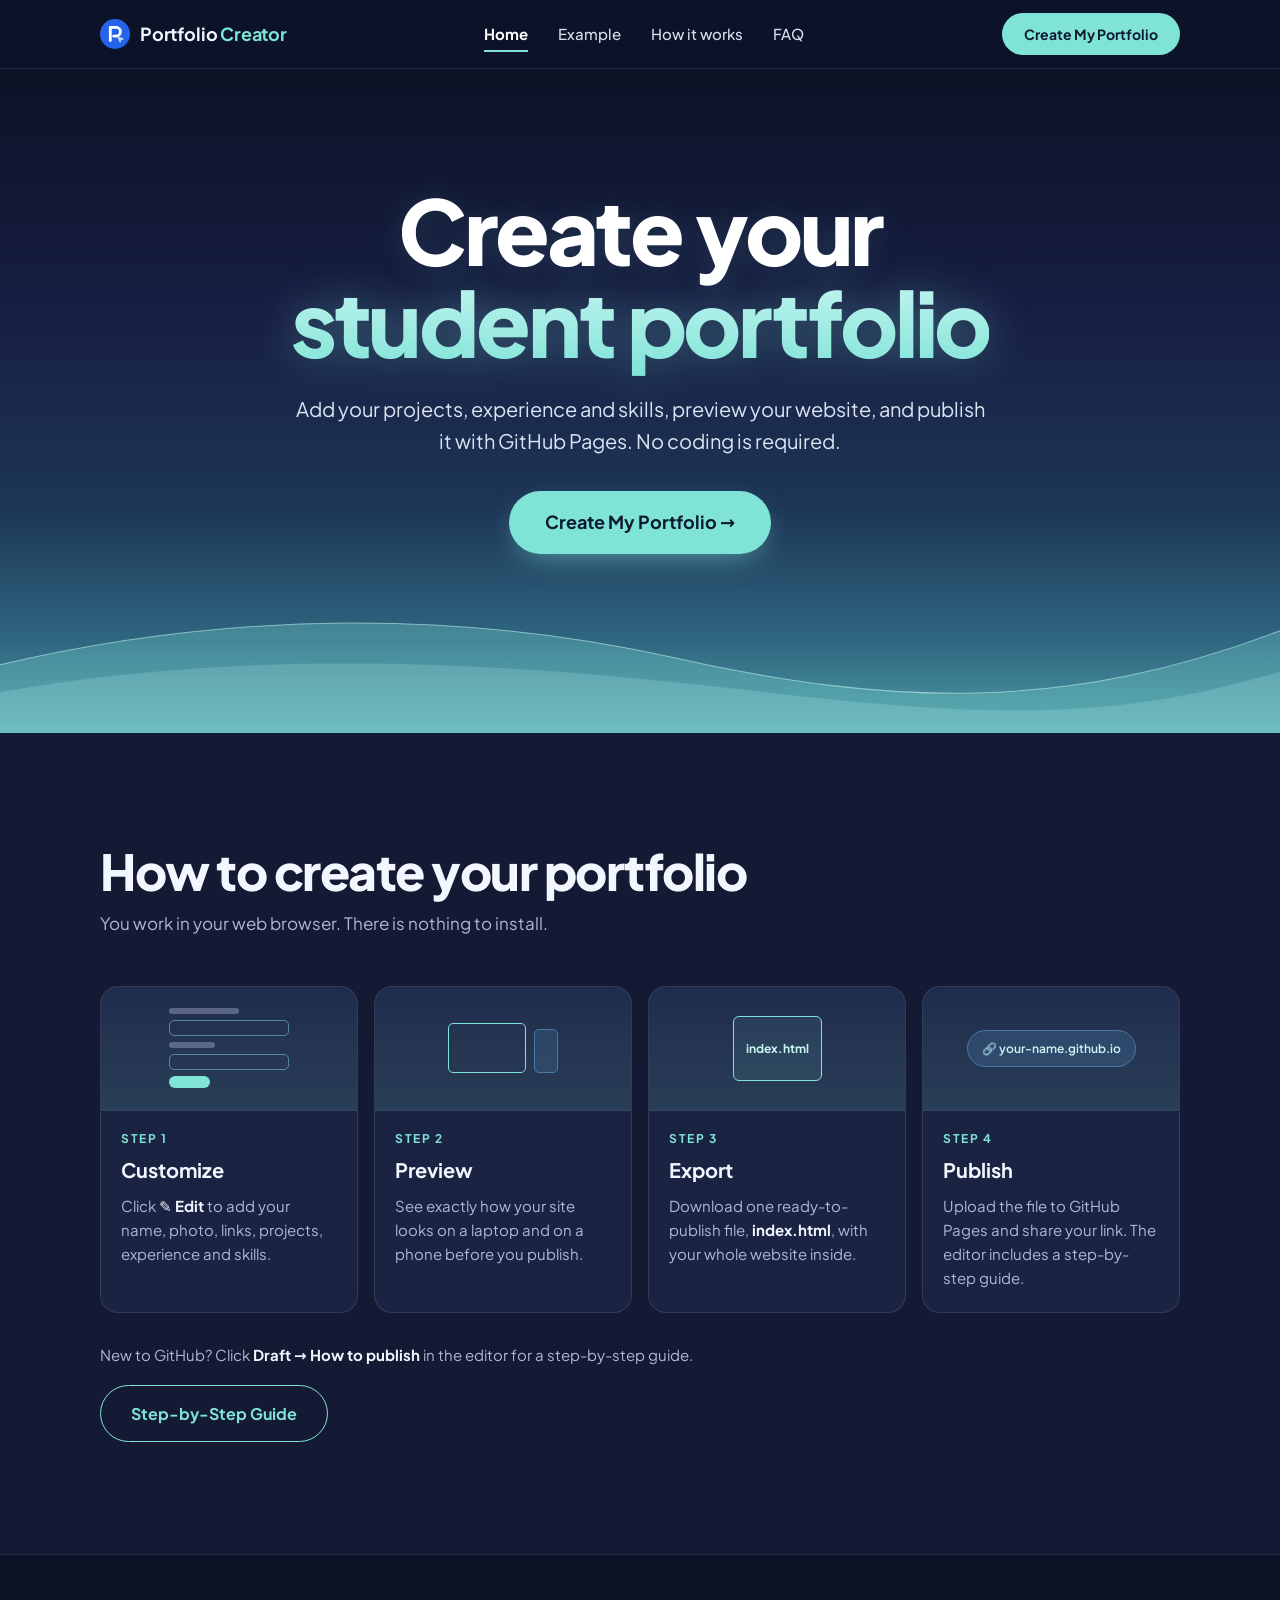
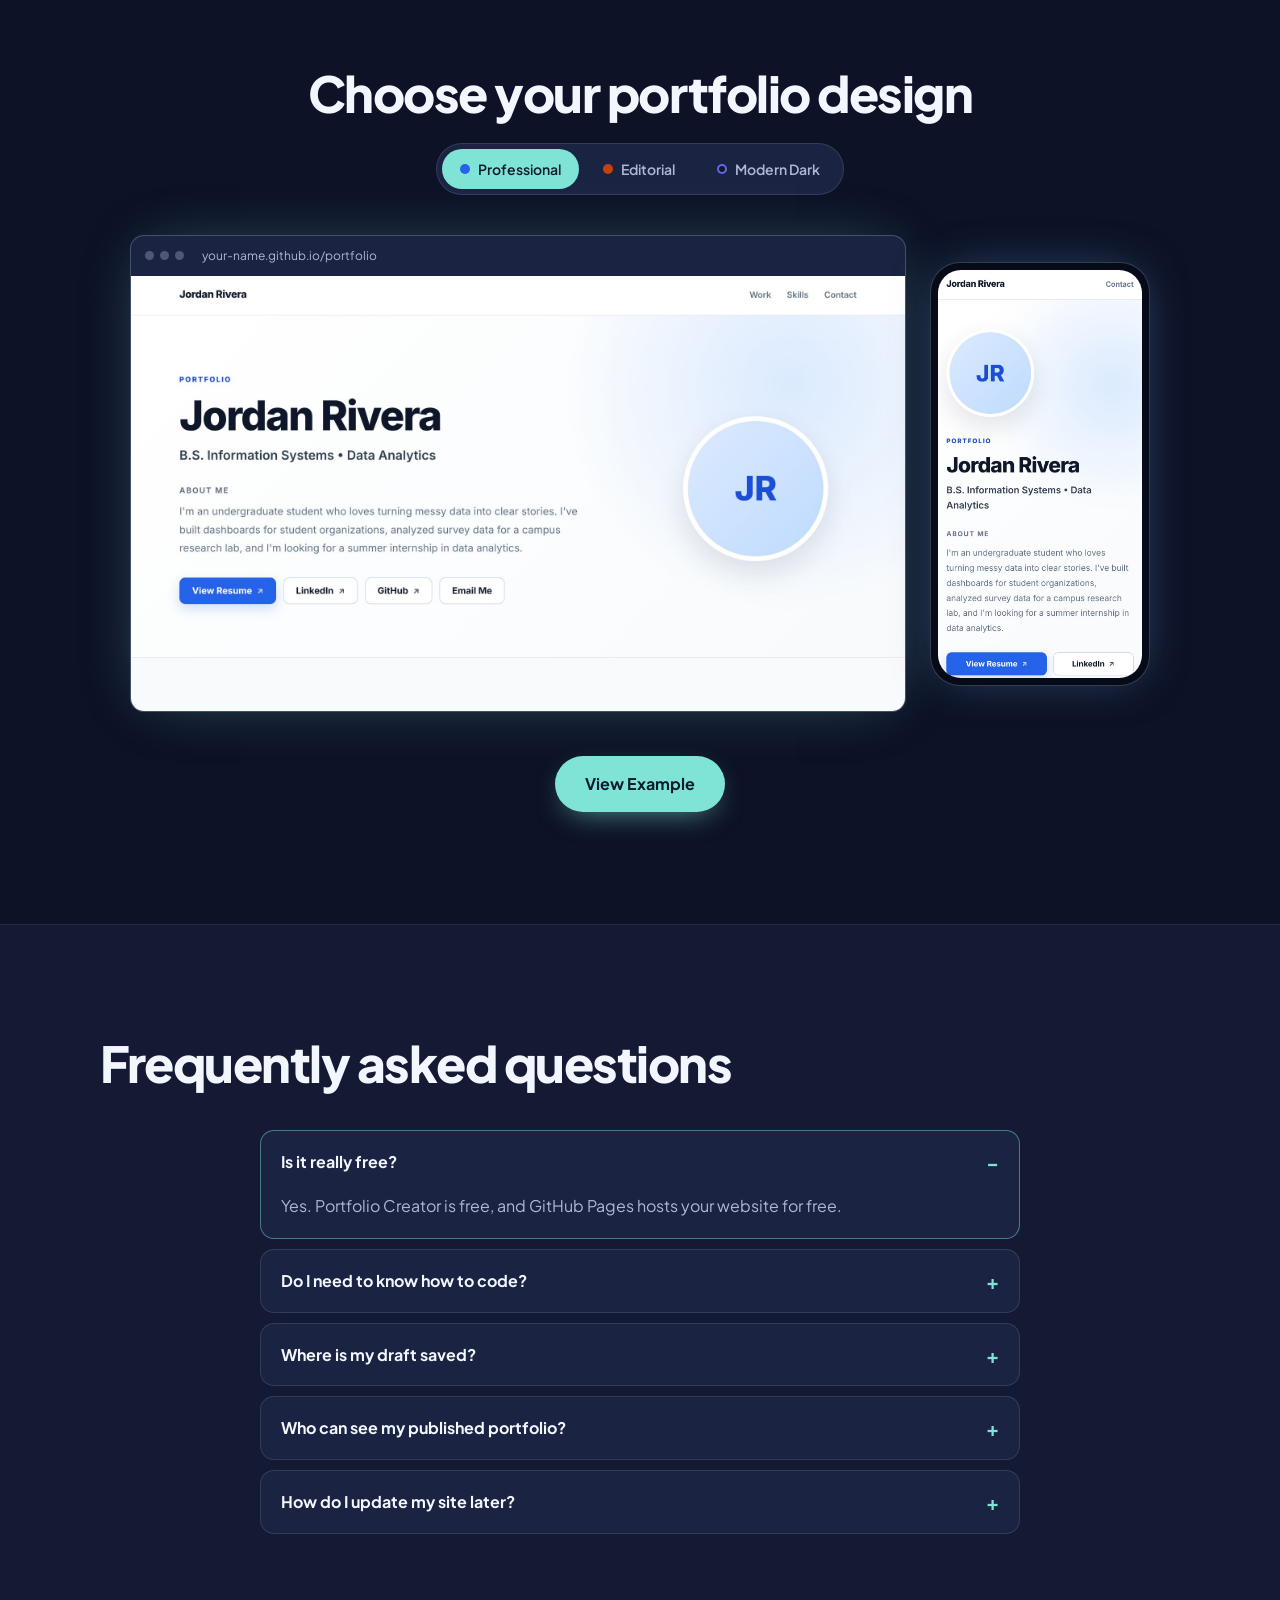
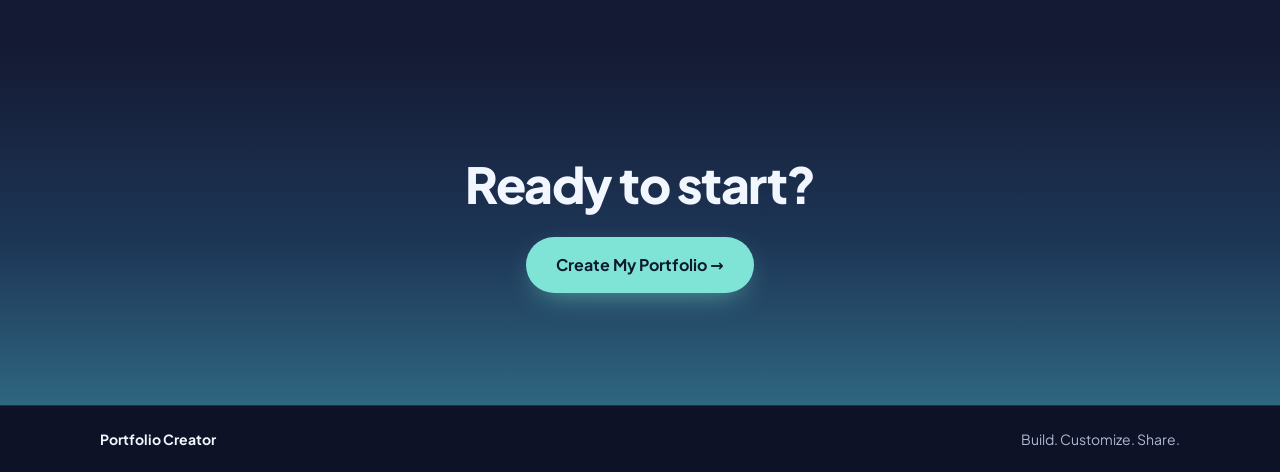
<file: index.html>
<!DOCTYPE html>
<html lang="en">
<head>
    <meta charset="UTF-8">
    <meta name="viewport" content="width=device-width, initial-scale=1.0">
    <title>Portfolio Creator</title>
    <meta name="description" content="Create a professional student portfolio website without coding, then publish it free with GitHub Pages.">
    <link rel="icon" href="data:image/svg+xml,%3Csvg xmlns='http://www.w3.org/2000/svg' viewBox='0 0 32 32'%3E%3Ccircle cx='16' cy='16' r='16' fill='%232563eb'/%3E%3Cpath d='M10.5 24V8.5h6.6a5 5 0 0 1 0 10H14' stroke='%23fff' stroke-width='3.6' fill='none' stroke-linecap='round' stroke-linejoin='round'/%3E%3Cpath d='M19 19.2l7 2.6-3 1.2-1.2 3z' fill='%23bfdbfe' stroke='%23bfdbfe' stroke-width='1.2' stroke-linejoin='round'/%3E%3C/svg%3E">
    <style>
@font-face{font-family:"Plus Jakarta Sans";font-style:normal;font-weight:400;font-display:swap;src:url("fonts/plus-jakarta-sans-400.woff2") format("woff2")}
@font-face{font-family:"Plus Jakarta Sans";font-style:normal;font-weight:500;font-display:swap;src:url("fonts/plus-jakarta-sans-500.woff2") format("woff2")}
@font-face{font-family:"Plus Jakarta Sans";font-style:normal;font-weight:600;font-display:swap;src:url("fonts/plus-jakarta-sans-600.woff2") format("woff2")}
@font-face{font-family:"Plus Jakarta Sans";font-style:normal;font-weight:700;font-display:swap;src:url("fonts/plus-jakarta-sans-700.woff2") format("woff2")}
@font-face{font-family:"Plus Jakarta Sans";font-style:normal;font-weight:800;font-display:swap;src:url("fonts/plus-jakarta-sans-800.woff2") format("woff2")}
/* Shared reset for all concepts — markup is the unchanged production index.html */
*,*::before,*::after{box-sizing:border-box}
html{-webkit-text-size-adjust:100%;scroll-behavior:smooth}
body{margin:0;background:var(--bg);color:var(--ink);-webkit-font-smoothing:antialiased}
img{max-width:100%;height:auto;display:block}
a{color:inherit}
h1,h2,h3,p{margin:0}
h1,h2,h3{text-wrap:balance}
.skip-link{position:absolute;left:12px;top:-80px;z-index:100;padding:10px 14px;background:var(--ink);color:var(--bg);text-decoration:none}
.skip-link:focus{top:12px}
:focus-visible{outline:2px solid var(--focus);outline-offset:3px}
.hx-steps{list-style:none;margin:0;padding:0}
.hx-step{min-width:0}
.hx-faq summary{list-style:none;cursor:pointer}
.hx-faq summary::-webkit-details-marker{display:none}
.hx-mini-form{display:flex;flex-direction:column;gap:6px;width:100%;max-width:150px}
.hx-mini-form i{display:block;height:6px}
.hx-mini-form i.box{height:16px;width:100%}
.hx-mini-form i.chip{height:12px;width:34%}
.hx-devices{display:flex;align-items:flex-end;gap:8px}
.hx-devices i{display:block}
.hx-devices .laptop{width:78px;height:50px}
.hx-devices .mobile{width:24px;height:44px}
.hx-browser img,.hx-phone img{width:100%}
.hx-browser-bar i{display:inline-block;width:9px;height:9px;border-radius:50%}
.hx-logo{white-space:nowrap}
.hx-switch{flex-wrap:wrap}
.hx-switch button{white-space:nowrap;font:inherit;cursor:pointer;display:inline-flex;align-items:center;gap:8px}
.hx-dot{display:inline-block;width:10px;height:10px;border-radius:50%;flex:none}
.hx-dot-professional{background:#2563eb}
.hx-dot-editorial{background:#c2410c}
.hx-dot-dark{background:#111827;box-shadow:inset 0 0 0 2px #6366f1}
.hx-btn{display:inline-flex;align-items:center;justify-content:center;text-decoration:none;white-space:nowrap}
@media (prefers-reduced-motion:reduce){*,*::before,*::after{transition:none!important;animation:none!important;scroll-behavior:auto!important}}

/* Midnight Abyss · Aqua Jade · Harbor Blue — deep navy fading to teal with a soft wave, centred headline, aqua pill actions */
:root{
  --bg:#141A33; --deep:#0D1226; --abyss:#171F44; --raise:#1B2342; --raise-2:#232D52;
  --ink:#F2F6FF; --muted:#AEB8D3; --line:rgba(201,246,243,.12); --line-2:rgba(201,246,243,.22);
  --aqua:#7FE3D6; --aqua-hi:#9BEDE2; --pale:#C9F6F3; --harbor:#4878A6; --on-aqua:#0B1A2E; --focus:#7FE3D6;
  --text:"Plus Jakarta Sans",system-ui,-apple-system,"Segoe UI",sans-serif;
  --gutter:clamp(16px,4vw,40px);
  color-scheme:dark;
}
body{font-family:var(--text);font-size:16px;line-height:1.6;background:var(--bg)}
.hx-wrap{max-width:1160px;margin:0 auto;padding-left:var(--gutter);padding-right:var(--gutter)}

/* Menu */
.hx-nav{position:sticky;top:0;z-index:70;background:rgba(13,18,38,.9);-webkit-backdrop-filter:saturate(160%) blur(12px);backdrop-filter:saturate(160%) blur(12px);border-bottom:1px solid var(--line)}
#how-it-works,#templates,#faq{scroll-margin-top:72px}
.hx-nav-inner{display:flex;align-items:center;gap:24px;height:68px}
.hx-logo{display:inline-flex;align-items:center;gap:10px;text-decoration:none;font-weight:700;font-size:18px;letter-spacing:-.01em}
.hx-logo-mark{width:30px;height:30px}
.hx-logo-accent{color:var(--aqua)}
.hx-links{display:flex;gap:30px;margin:0 auto}
.hx-links a{text-decoration:none;font-size:15px;font-weight:500;color:#D9DFEE;padding-block:6px;box-shadow:inset 0 -2px 0 transparent;transition:color .2s,box-shadow .2s}
.hx-links a:hover{color:#fff}
.hx-links a.is-active{color:#fff;font-weight:700;box-shadow:inset 0 -2px 0 var(--aqua)}
.hx-btn{font-family:var(--text);font-weight:700;font-size:16px;padding:15px 30px;background:var(--aqua);color:var(--on-aqua);border-radius:999px;box-shadow:0 10px 30px -12px rgba(127,227,214,.7);transition:background .2s,transform .15s}
.hx-btn:hover{background:var(--aqua-hi);transform:translateY(-1px)}
.hx-btn-sm{padding:10px 22px;font-size:14px;box-shadow:none}

/* Hero: navy → harbor blue → teal, soft wave along the bottom */
.hx-hero{position:relative;overflow:hidden;background:
  url("data:image/svg+xml,%3Csvg xmlns='http://www.w3.org/2000/svg' viewBox='0 0 1440 220' preserveAspectRatio='none'%3E%3Cpath d='M0 120 C 260 40 520 40 760 110 S 1200 190 1440 70 L1440 220 L0 220 Z' fill='%237FE3D6' fill-opacity='.28'/%3E%3Cpath d='M0 160 C 300 90 600 120 860 160 S 1260 200 1440 130 L1440 220 L0 220 Z' fill='%23C9F6F3' fill-opacity='.18'/%3E%3Cpath d='M0 120 C 260 40 520 40 760 110 S 1200 190 1440 70' fill='none' stroke='%23C9F6F3' stroke-opacity='.55' stroke-width='1.5'/%3E%3C/svg%3E") bottom/100% 150px no-repeat,
  linear-gradient(180deg,var(--deep) 0%,var(--abyss) 38%,#1D3656 66%,#2F6680 86%,#4E9CA6 100%)}
.hx-hero .hx-wrap{position:relative;text-align:center;padding-block:clamp(64px,9vw,116px) clamp(120px,14vw,190px)}
.hx-title{font-weight:800;font-size:clamp(2.75rem,7vw,5.6rem);line-height:1.02;letter-spacing:-.035em;color:#fff;text-shadow:0 2px 30px rgba(127,227,214,.15)}
.hx-title em{font-style:normal;background:linear-gradient(180deg,var(--pale) 0%,var(--aqua) 100%);-webkit-background-clip:text;background-clip:text;color:transparent;text-shadow:none;filter:drop-shadow(0 0 22px rgba(127,227,214,.35))}
.hx-lead{margin:26px auto 0;max-width:46ch;font-size:clamp(17px,1.6vw,20px);color:#DCE3F2}
.hx-ctas{margin-top:34px}
.hx-ctas .hx-btn{font-size:18px;padding:17px 36px}

/* Sections */
.hx-section{padding-block:clamp(64px,9vw,112px)}
.hx-h2{font-weight:800;font-size:clamp(2rem,4vw,3.1rem);letter-spacing:-.03em;line-height:1.08}
.hx-sub{margin-top:12px;color:var(--muted);font-size:17px}
.hx-steps{margin-top:48px;display:grid;grid-template-columns:repeat(4,minmax(0,1fr));gap:16px;text-align:left}
.hx-step{background:var(--raise);border:1px solid var(--line);border-radius:18px;overflow:hidden;display:flex;flex-direction:column}
.hx-step-vis{height:124px;display:grid;place-items:center;background:linear-gradient(180deg,rgba(72,120,166,.10),rgba(127,227,214,.14));border-bottom:1px solid var(--line)}
.hx-step-body{padding:18px 20px 22px}
.hx-step-n{font-size:12px;font-weight:700;letter-spacing:.14em;color:var(--aqua)}
.hx-step h3{margin-top:6px;font-size:20px;font-weight:700}
.hx-step h3+p{margin-top:8px;color:var(--muted);font-size:15px}
.hx-step strong{color:var(--ink)}
.hx-mini-form{max-width:120px}
.hx-mini-form i{background:rgba(174,184,211,.4);border-radius:3px}
.hx-mini-form i.box{background:transparent;border:1px solid rgba(127,227,214,.5);border-radius:5px}
.hx-mini-form i.chip{background:var(--aqua);border-radius:999px}
.hx-devices .laptop{border:1.5px solid var(--aqua);border-radius:5px}
.hx-devices .mobile{border:1.5px solid var(--harbor);border-radius:5px;background:rgba(72,120,166,.25)}
.hx-file{font-size:12px;font-weight:700;color:var(--pale);padding:22px 12px;border:1px solid var(--aqua);border-radius:6px;background:rgba(127,227,214,.08)}
.hx-url{font-size:12px;font-weight:600;padding:8px 14px;border-radius:999px;background:rgba(72,120,166,.3);border:1px solid var(--harbor);color:var(--pale);white-space:nowrap}
.hx-how-foot{margin-top:30px;color:var(--muted);font-size:15px}
.hx-how-foot strong{color:var(--ink)}
.hx-guide-cta{margin-top:18px}
.hx-guide-cta .hx-btn{background:transparent;color:var(--aqua);border:1.5px solid var(--aqua);box-shadow:none}
.hx-guide-cta .hx-btn:hover{background:rgba(127,227,214,.12)}

/* Design showcase */
.hx-templates{padding-block:clamp(64px,9vw,112px);background:var(--deep);border-block:1px solid var(--line)}
.hx-templates .hx-wrap{text-align:center;display:flex;flex-direction:column;align-items:center;gap:22px}
.hx-switch{display:inline-flex;gap:6px;padding:5px;border:1px solid var(--line);border-radius:999px;background:var(--raise)}
.hx-switch button{border:0;background:none;color:var(--muted);padding:9px 18px;border-radius:999px;font-size:14px;font-weight:600}
.hx-switch button[aria-selected="true"]{background:var(--aqua);color:var(--on-aqua)}
.hx-show{position:relative;max-width:1100px;margin:40px auto 0;padding-left:var(--gutter);padding-right:var(--gutter);display:grid;grid-template-columns:minmax(0,1fr) 220px;gap:24px;align-items:center}
.hx-browser{border:1px solid var(--line-2);border-radius:14px;overflow:hidden;background:var(--raise);box-shadow:0 0 60px -20px rgba(127,227,214,.4)}
.hx-browser-bar{display:flex;align-items:center;gap:6px;padding:10px 14px;font-size:12px;color:var(--muted)}
.hx-browser-bar i{background:rgba(174,184,211,.35)}
.hx-browser-bar span{margin-left:12px}
.hx-phone{border:1px solid var(--line-2);border-radius:30px;padding:7px;background:#070B19;box-shadow:0 0 50px -16px rgba(72,120,166,.8)}
.hx-phone img{border-radius:23px}
.hx-example-cta{text-align:center;margin-top:44px}

/* FAQ */
.hx-faq{max-width:760px;margin:40px auto 0;text-align:left;display:grid;gap:10px}
.hx-faq details{background:var(--raise);border:1px solid var(--line);border-radius:14px}
.hx-faq details[open]{border-color:rgba(127,227,214,.45)}
.hx-faq summary{display:flex;justify-content:space-between;align-items:center;gap:16px;padding:18px 20px;font-weight:700}
.hx-faq summary::after{content:"+";color:var(--aqua);font-size:20px;line-height:1}
.hx-faq details[open] summary::after{content:"\2212"}
.hx-faq details p{padding:0 20px 20px;color:var(--muted)}
.hx-faq details p strong{color:var(--ink)}

/* Closing call-to-action and footer */
.hx-cta{background:linear-gradient(180deg,var(--bg) 0%,#1D3656 55%,#2F6680 100%)}
.hx-cta .hx-wrap{text-align:center;padding-block:clamp(64px,9vw,112px);display:flex;flex-direction:column;align-items:center;gap:26px}
footer{background:var(--deep);border-top:1px solid var(--line)}
footer .container{max-width:1160px;margin:0 auto;padding:22px var(--gutter);display:flex;justify-content:space-between;gap:12px;font-size:14px;color:var(--muted)}
footer strong{color:var(--ink)}

@media (max-width:960px){.hx-steps{grid-template-columns:repeat(2,minmax(0,1fr))}}
@media (max-width:760px){
  /* Same as the current site: on phones the menu shows the logo and the main button only */
  .hx-links{display:none}
  .hx-nav-inner{height:62px;justify-content:space-between}
  #how-it-works,#templates,#faq{scroll-margin-top:66px}
  .hx-show{grid-template-columns:minmax(0,1fr) 110px;gap:12px}
  .hx-phone{border-radius:18px;padding:4px}.hx-phone img{border-radius:14px}
  .hx-hero{background-size:180% 90px,auto}
  .hx-hero .hx-wrap{padding-bottom:110px}
}
@media (max-width:520px){
  .hx-steps{grid-template-columns:1fr}
  .hx-show{grid-template-columns:1fr}.hx-phone{width:170px;margin:0 auto}
  .hx-btn-sm{padding:8px 14px;font-size:13px}
  footer .container{flex-direction:column}
}
@media (max-width:400px){.hx-logo>span:last-child{display:none}}

</style>
</head>

<body class="home-body">

    <a class="skip-link" href="#main">Skip to content</a>

    <!-- NAVIGATION -->
    <header class="hx-nav">
        <div class="hx-wrap hx-nav-inner">
            <a href="index.html" class="hx-logo"><svg class="hx-logo-mark" width="32" height="32" viewBox="0 0 32 32" aria-hidden="true" focusable="false"><circle cx="16" cy="16" r="16" fill="#2563eb"/><path d="M11 23V9h6.2a4.6 4.6 0 0 1 0 9.2H14.5" stroke="#ffffff" stroke-width="3" fill="none" stroke-linecap="round" stroke-linejoin="round"/><path d="M19 19l6 2.2-2.6 1-1 2.6z" fill="#bfdbfe" stroke="#bfdbfe" stroke-width="1" stroke-linejoin="round"/></svg><span>Portfolio <span class="hx-logo-accent">Creator</span></span></a>

            <nav class="hx-links" aria-label="Main navigation">
                <a href="index.html" class="is-active" aria-current="page">Home</a>
                <a href="example.html">Example</a>
                <a href="#how-it-works">How it works</a>
                <a href="#faq">FAQ</a>
            </nav>

            <a href="creator.html" class="hx-btn hx-btn-blue hx-btn-sm">Create My Portfolio</a>
        </div>
    </header>


    <main id="main">

        <!-- HERO -->
        <section class="hx-hero">
            <div class="hx-wrap">

                <h1 class="hx-title">Create your <em>student portfolio</em></h1>

                <p class="hx-lead">
                    Add your projects, experience and skills, preview your website,
                    and publish it with GitHub Pages. No coding is required.
                </p>

                <div class="hx-ctas">
                    <a class="hx-btn hx-btn-blue" href="creator.html">Create My Portfolio →</a>
                </div>


            </div>

        </section>


        <!-- HOW IT WORKS -->
        <section class="hx-section hx-center" id="how-it-works">
            <div class="hx-wrap">
                <h2 class="hx-h2">How to create your portfolio</h2>
                <p class="hx-sub">You work in your web browser. There is nothing to install.</p>

                <ol class="hx-steps">
                    <li class="hx-step">
                        <div class="hx-step-vis" aria-hidden="true">
                            <div class="hx-mini-form">
                                <i style="width:58%"></i><i class="box"></i><i style="width:38%"></i><i class="box"></i><i class="chip"></i>
                            </div>
                        </div>
                        <div class="hx-step-body">
                            <p class="hx-step-n">STEP 1</p>
                            <h3>Customize</h3>
                            <p>Click <strong>✎ Edit</strong> to add your name, photo, links, projects, experience and skills.</p>
                        </div>
                    </li>

                    <li class="hx-step">
                        <div class="hx-step-vis" aria-hidden="true">
                            <div class="hx-devices"><i class="laptop"></i><i class="mobile"></i></div>
                        </div>
                        <div class="hx-step-body">
                            <p class="hx-step-n">STEP 2</p>
                            <h3>Preview</h3>
                            <p>See exactly how your site looks on a laptop and on a phone before you publish.</p>
                        </div>
                    </li>

                    <li class="hx-step">
                        <div class="hx-step-vis" aria-hidden="true">
                            <div class="hx-file">index.html</div>
                        </div>
                        <div class="hx-step-body">
                            <p class="hx-step-n">STEP 3</p>
                            <h3>Export</h3>
                            <p>Download one ready-to-publish file, <strong>index.html</strong>, with your whole website inside.</p>
                        </div>
                    </li>

                    <li class="hx-step">
                        <div class="hx-step-vis" aria-hidden="true">
                            <div class="hx-url">🔗 your-name.github.io</div>
                        </div>
                        <div class="hx-step-body">
                            <p class="hx-step-n">STEP 4</p>
                            <h3>Publish</h3>
                            <p>Upload the file to GitHub Pages and share your link. The editor includes a step-by-step guide.</p>
                        </div>
                    </li>
                </ol>

                <p class="hx-how-foot">
                    New to GitHub? Click <strong>Draft &rarr; How to publish</strong> in the editor for a step-by-step guide.
                </p>
                <div class="hx-guide-cta">
                    <a class="hx-btn hx-btn-blue" href="guide.html">Step-by-Step Guide</a>
                </div>
            </div>
        </section>


        <!-- TEMPLATES (three designs) -->
        <section class="hx-templates" id="templates" aria-labelledby="templates-title">
            <div class="hx-wrap">
                <h2 class="hx-h2 hx-templates-title" id="templates-title">Choose your portfolio design</h2>
                <div class="hx-switch" role="tablist" aria-label="Preview a design">
                    <button type="button" role="tab" aria-selected="true" data-theme="professional">
                        <span class="hx-dot hx-dot-professional" aria-hidden="true"></span>Professional
                    </button>
                    <button type="button" role="tab" aria-selected="false" tabindex="-1" data-theme="editorial">
                        <span class="hx-dot hx-dot-editorial" aria-hidden="true"></span>Editorial
                    </button>
                    <button type="button" role="tab" aria-selected="false" tabindex="-1" data-theme="dark">
                        <span class="hx-dot hx-dot-dark" aria-hidden="true"></span>Modern Dark
                    </button>
                </div>
            </div>

            <div class="hx-show">
                <div class="hx-browser" role="tabpanel" aria-label="Sample portfolio preview">
                    <div class="hx-browser-bar" aria-hidden="true">
                        <i></i><i></i><i></i>
                        <span>your-name.github.io/portfolio</span>
                    </div>
                    <img id="hx-desktop" src="home-assets/desktop-professional.jpg" width="1280" height="720"
                        alt="A sample student portfolio in the Professional Light design">
                </div>
                <div class="hx-phone" aria-hidden="true">
                    <img id="hx-mobile" src="home-assets/mobile-professional.jpg" width="390" height="780" alt="">
                </div>
            </div>

            <div class="hx-example-cta">
                <a class="hx-btn hx-btn-blue" href="example.html">View Example</a>
            </div>
        </section>


        <!-- FAQ -->
        <section class="hx-section hx-faq-section" id="faq">
            <div class="hx-wrap hx-center">
                <h2 class="hx-h2">Frequently asked questions</h2>

                <div class="hx-faq">
                    <details open>
                        <summary>Is it really free?</summary>
                        <p>Yes. Portfolio Creator is free, and GitHub Pages hosts your website for free.</p>
                    </details>
                    <details>
                        <summary>Do I need to know how to code?</summary>
                        <p>No. You fill in your information with Edit and Add buttons. The editor creates the website file for you.</p>
                    </details>
                    <details>
                        <summary>Where is my draft saved?</summary>
                        <p>Only in the browser you are using, on this device. Switching computers or browsers, or clearing browser data, can remove it. Use <strong>Draft &rarr; Download backup</strong> to keep a copy.</p>
                    </details>
                    <details>
                        <summary>Who can see my published portfolio?</summary>
                        <p>Anyone with the link can see it, because a GitHub Pages site is public. Only include information you are comfortable sharing, and leave out private details like your home address or phone number.</p>
                    </details>
                    <details>
                        <summary>How do I update my site later?</summary>
                        <p>Open the editor (or restore your backup), make your changes, export again, and upload the new <strong>index.html</strong> to the same GitHub repository. It updates in a few minutes.</p>
                    </details>
                </div>
            </div>
        </section>


        <!-- FINAL CTA -->
        <section class="hx-cta">
            <div class="hx-wrap">
                <h2 class="hx-h2">Ready to start?</h2>
                <a class="hx-btn hx-btn-blue" href="creator.html">Create My Portfolio →</a>
            </div>
        </section>

    </main>


    <footer>
        <div class="container footer-content">
            <strong>Portfolio Creator</strong>
            <span>Build. Customize. Share.</span>
        </div>
    </footer>


    <script>
        // Design switcher: swaps the sample screenshots of the three designs.
        (function () {
            var tabs = Array.prototype.slice.call(document.querySelectorAll(".hx-switch [role=tab]"));
            var desktop = document.getElementById("hx-desktop");
            var mobile = document.getElementById("hx-mobile");
            var names = { professional: "Professional Light", editorial: "Editorial Minimal", dark: "Modern Dark" };

            // Preload the other screenshots so switching is instant
            Object.keys(names).forEach(function (t) {
                new Image().src = "home-assets/desktop-" + t + ".jpg";
                new Image().src = "home-assets/mobile-" + t + ".jpg";
            });

            function select(theme, focus) {
                tabs.forEach(function (tab) {
                    var on = tab.getAttribute("data-theme") === theme;
                    tab.setAttribute("aria-selected", on ? "true" : "false");
                    tab.tabIndex = on ? 0 : -1;
                    if (on && focus) tab.focus();
                });
                desktop.src = "home-assets/desktop-" + theme + ".jpg";
                desktop.alt = "A sample student portfolio in the " + names[theme] + " design";
                mobile.src = "home-assets/mobile-" + theme + ".jpg";
            }

            tabs.forEach(function (tab, i) {
                tab.addEventListener("click", function () { select(tab.getAttribute("data-theme"), false); });
                tab.addEventListener("keydown", function (e) {
                    var next = null;
                    if (e.key === "ArrowRight") next = (i + 1) % tabs.length;
                    if (e.key === "ArrowLeft") next = (i - 1 + tabs.length) % tabs.length;
                    if (next !== null) { e.preventDefault(); select(tabs[next].getAttribute("data-theme"), true); }
                });
            });
        })();
    </script>

</body>
</html>
</file>
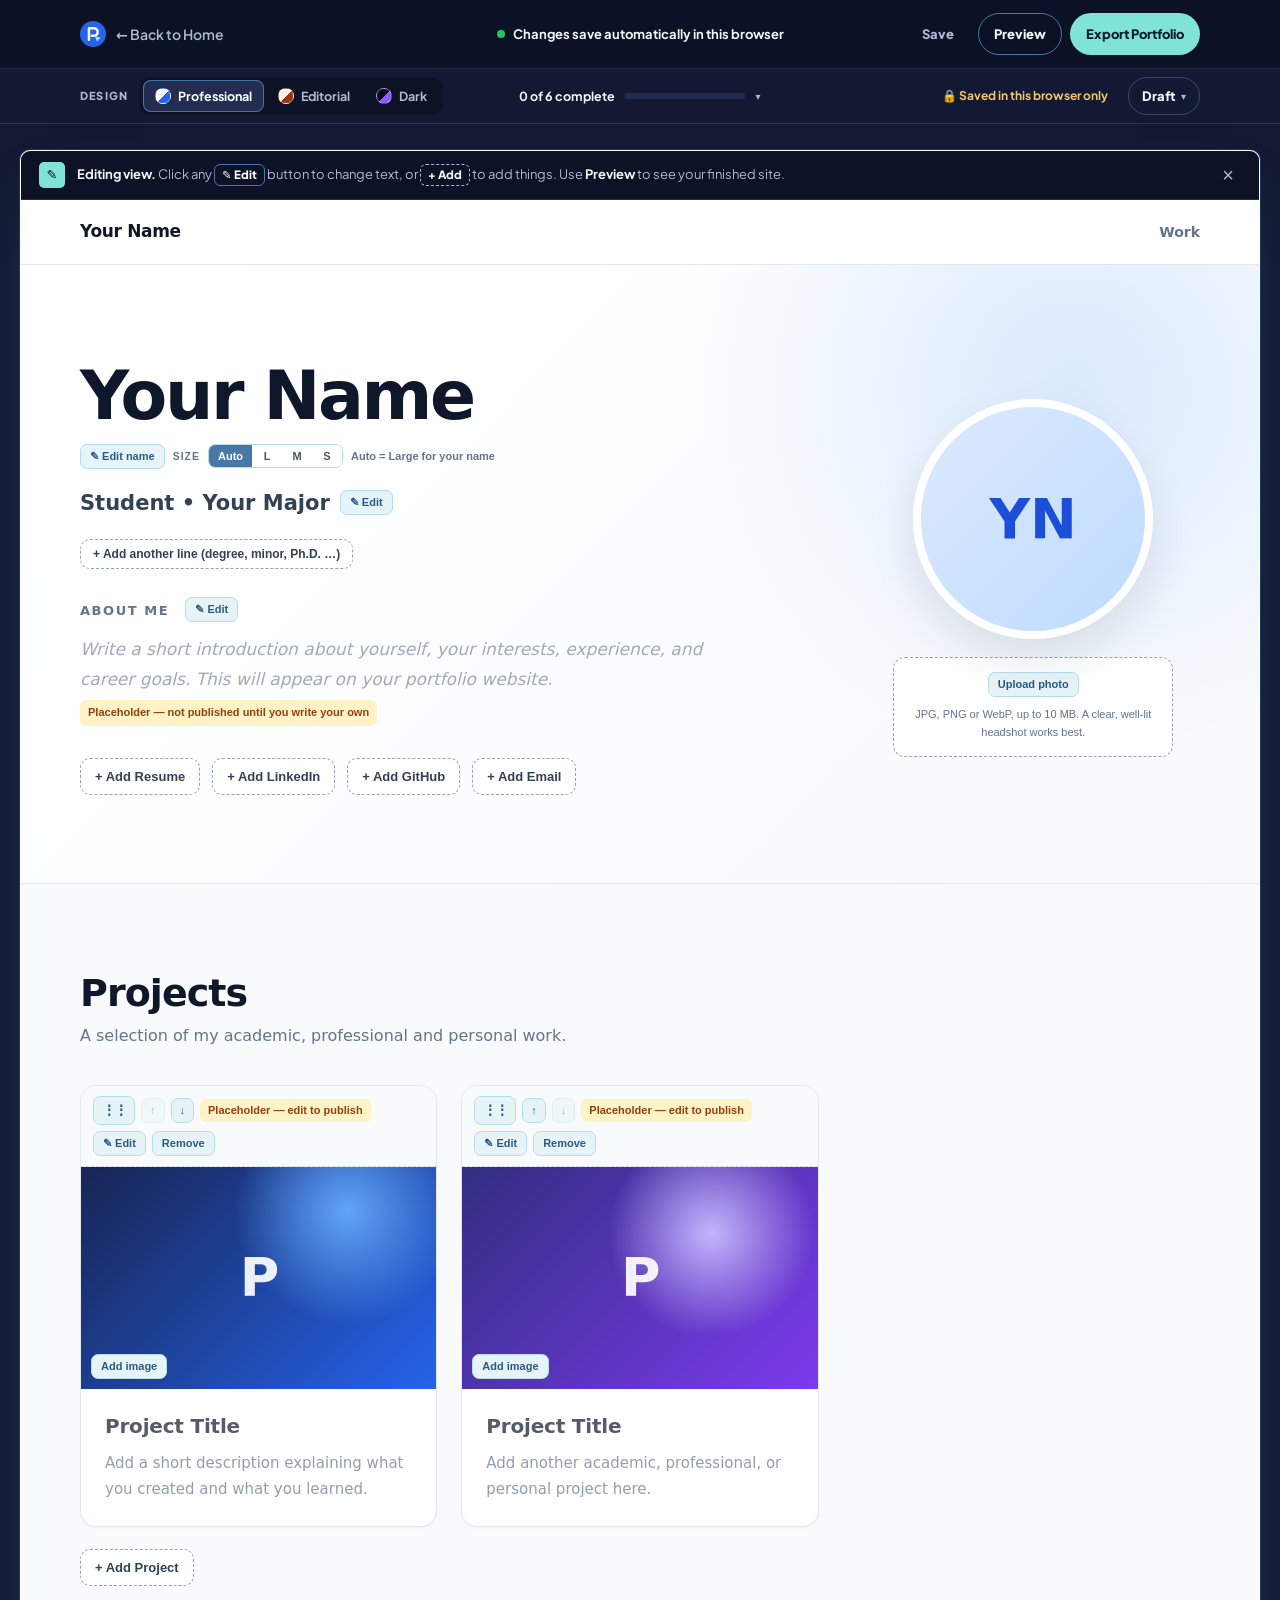
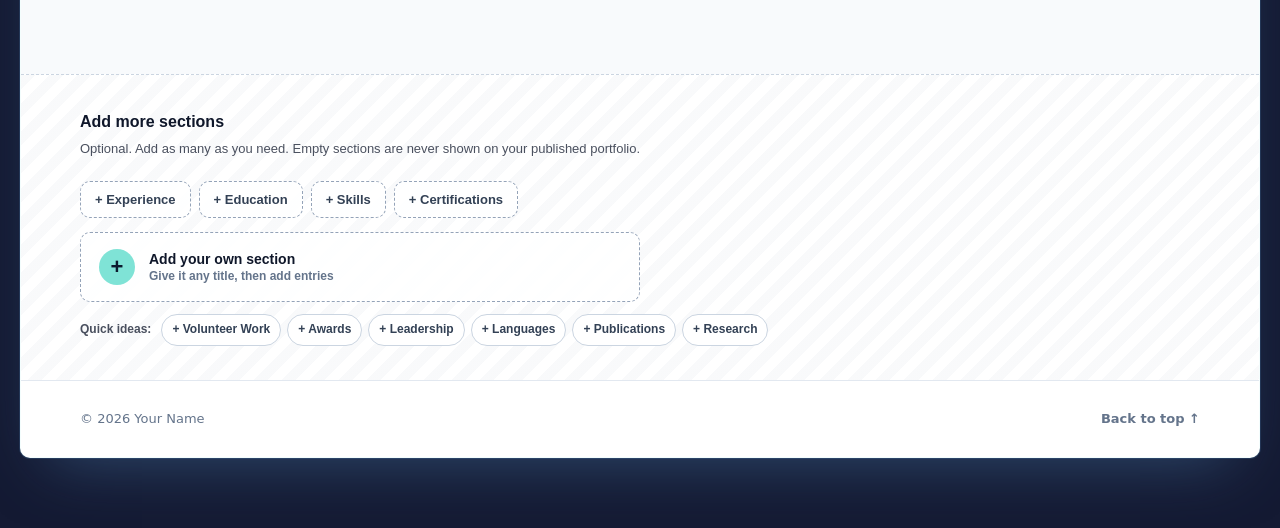
<file: creator.html>
<!DOCTYPE html>
<html lang="en">

<head>
    <meta charset="UTF-8">
    <meta name="viewport" content="width=device-width, initial-scale=1.0">
    <meta http-equiv="Content-Security-Policy"
        content="default-src 'self'; script-src 'self'; style-src 'self' 'unsafe-inline'; img-src 'self' data: blob:; frame-src 'self' blob:; object-src 'none'; base-uri 'self'; form-action 'none'">
    <meta name="description" content="Visual editor for creating a student portfolio website without coding.">
    <title>Create My Portfolio | Portfolio Creator</title>
    <link rel="icon" href="data:image/svg+xml,%3Csvg xmlns='http://www.w3.org/2000/svg' viewBox='0 0 32 32'%3E%3Ccircle cx='16' cy='16' r='16' fill='%232563eb'/%3E%3Cpath d='M10.5 24V8.5h6.6a5 5 0 0 1 0 10H14' stroke='%23fff' stroke-width='3.6' fill='none' stroke-linecap='round' stroke-linejoin='round'/%3E%3Cpath d='M19 19.2l7 2.6-3 1.2-1.2 3z' fill='%23bfdbfe' stroke='%23bfdbfe' stroke-width='1.2' stroke-linejoin='round'/%3E%3C/svg%3E">
    <link rel="stylesheet" href="style.css?v=10">
    <link rel="stylesheet" href="theme.css?v=3">
</head>

<body class="creator-body">

    <!-- Shown only if style.css could not load (e.g. a file opened directly from inside a ZIP) -->
    <div class="load-warning" role="alert" style="margin:16px;padding:16px 20px;border:2px solid #dc2626;border-radius:10px;background:#fef2f2;color:#7f1d1d;font:16px/1.5 Arial,sans-serif">
        <strong>Some files are missing.</strong> This page needs <code>style.css</code> and <code>creator.js</code> in the same folder.
        If you opened it from inside a ZIP file, first extract the whole folder (right-click the ZIP &rarr; <em>Extract All</em>), then open <code>index.html</code> from the extracted folder.
    </div>

    <a class="skip-link" href="#editor-canvas">Skip to the editor</a>

    <!-- ROW 1: main actions -->
    <header class="creator-toolbar">
        <div class="container creator-toolbar-content">

            <a href="index.html" class="creator-back"><svg class="creator-back-mark" width="26" height="26" viewBox="0 0 32 32" aria-hidden="true" focusable="false"><circle cx="16" cy="16" r="16" fill="#2563eb"/><path d="M11 23V9h6.2a4.6 4.6 0 0 1 0 9.2H14.5" stroke="#ffffff" stroke-width="3" fill="none" stroke-linecap="round" stroke-linejoin="round"/><path d="M19 19l6 2.2-2.6 1-1 2.6z" fill="#bfdbfe" stroke="#bfdbfe" stroke-width="1" stroke-linejoin="round"/></svg><span class="creator-back-text">← Back to Home</span></a>

            <div class="editing-status" id="save-status" role="status" aria-live="polite" data-state="saved">
                <span class="status-dot" aria-hidden="true"></span>
                <span id="save-status-text">Editing Your Portfolio</span>
            </div>

            <div class="creator-actions">
                <button type="button" class="toolbar-button save-button" id="save-portfolio-button">Save</button>
                <button type="button" class="toolbar-button preview-button" id="preview-button">Preview</button>
                <button type="button" class="toolbar-button export-button" id="export-button">Export<span class="hide-xs"> Portfolio</span></button>
            </div>

        </div>
    </header>

    <!-- ROW 2: quiet settings row (design, progress, storage note, draft menu) -->
    <section class="settings-bar" aria-label="Portfolio settings">
        <div class="container settings-bar-content">

            <div class="settings-group">
                <span class="settings-label" id="theme-label">Design</span>
                <div class="theme-picker" role="radiogroup" aria-labelledby="theme-label" id="theme-picker">
                    <button type="button" class="theme-option" role="radio" data-theme="professional" aria-checked="true">
                        <span class="theme-swatch swatch-professional" aria-hidden="true"></span>
                        Professional
                    </button>
                    <button type="button" class="theme-option" role="radio" data-theme="editorial" aria-checked="false">
                        <span class="theme-swatch swatch-editorial" aria-hidden="true"></span>
                        Editorial
                    </button>
                    <button type="button" class="theme-option" role="radio" data-theme="dark" aria-checked="false">
                        <span class="theme-swatch swatch-dark" aria-hidden="true"></span>
                        Dark
                    </button>
                </div>
            </div>

            <details class="settings-pop progress-pop" id="progress-box">
                <summary class="progress-summary" title="Show checklist">
                    <span id="progress-text">0 of 6 complete</span>
                    <span class="progress-track" aria-hidden="true">
                        <span class="progress-fill" id="progress-fill"></span>
                    </span>
                    <span class="pop-caret" aria-hidden="true">▾</span>
                </summary>
                <div class="pop-panel pop-center">
                    <p class="pop-title">Portfolio checklist</p>
                    <ul class="progress-list" id="progress-list"></ul>
                    <p class="pop-hint">This is only a guide. You can export at any time.</p>
                </div>
            </details>

            <div class="settings-right">
                <details class="settings-pop note-pop">
                    <summary class="storage-note">
                        <span aria-hidden="true">🔒</span> <span class="note-long">Saved in this browser only</span><span class="note-short">This browser only</span>
                    </summary>
                    <div class="pop-panel pop-right">
                        <p class="pop-title">Where is my draft?</p>
                        <p class="pop-text">
                            Your draft is stored only on this device, in this browser. Switching computers or
                            browsers, using private mode, or clearing browser data can remove it.
                        </p>
                        <p class="pop-text"><strong>Tip:</strong> use <em>Draft &rarr; Download backup</em> to keep a copy.</p>
                    </div>
                </details>

                <details class="settings-pop draft-pop">
                    <summary class="toolbar-button draft-button" id="draft-menu-button">Draft <span class="pop-caret" aria-hidden="true">▾</span></summary>
                    <div class="pop-panel pop-right draft-menu">
                        <button type="button" class="menu-item" id="guide-button"><span aria-hidden="true">📘</span> How to publish</button>
                        <button type="button" class="menu-item" id="backup-button"><span aria-hidden="true">⬇</span> Download backup</button>
                        <button type="button" class="menu-item" id="restore-button"><span aria-hidden="true">⬆</span> Restore backup</button>
                        <button type="button" class="menu-item" id="tips-button" hidden><span aria-hidden="true">💡</span> Show editing tip</button>
                        <hr>
                        <button type="button" class="menu-item danger" id="reset-button"><span aria-hidden="true">↺</span> Reset portfolio</button>
                    </div>
                </details>
            </div>

        </div>
    </section>

    <!-- The portfolio is rendered here by creator.js -->
    <main class="editor-frame" aria-label="Portfolio editor">
        <div class="editor-hint" id="editor-hint">
            <span class="hint-icon" aria-hidden="true">✎</span>
            <p><strong>Editing view.</strong> Click any <span class="hint-chip">✎ Edit</span> button to change text, or <span class="hint-chip dashed">+ Add</span> to add things. Use <strong>Preview</strong> to see your finished site.</p>
            <button type="button" class="hint-close" id="hint-close" aria-label="Hide this tip">×</button>
        </div>
        <div id="editor-canvas" tabindex="-1"></div>
    </main>


    <!-- Hidden file inputs (kept OUTSIDE clickable areas to avoid double file pickers) -->
    <input type="file" id="photo-input" accept="image/png, image/jpeg, image/webp" hidden>
    <input type="file" id="project-image-input" accept="image/png, image/jpeg, image/webp" hidden>
    <input type="file" id="restore-input" accept="application/json,.json" hidden>


    <!-- Text field dialog (name, title, about, links, section names) -->
    <dialog class="modal" id="field-modal" aria-labelledby="field-modal-title">
        <form method="dialog" id="field-form" novalidate>
            <div class="modal-header">
                <div>
                    <p class="modal-label">PORTFOLIO EDITOR</p>
                    <h2 id="field-modal-title">Edit your information</h2>
                </div>
                <button type="button" class="modal-close" data-close aria-label="Close dialog">×</button>
            </div>

            <div class="modal-body">
                <div class="field">
                    <label for="field-input" id="field-label">Your information</label>
                    <input type="text" id="field-input" autocomplete="off" aria-labelledby="field-label" aria-describedby="field-help field-error">
                    <textarea id="field-textarea" rows="6" aria-labelledby="field-label" aria-describedby="field-help field-error" hidden></textarea>
                    <p class="field-error" id="field-error" role="alert"></p>
                    <p class="field-hint" id="field-help">This information will appear on your portfolio.</p>
                </div>
            </div>

            <div class="modal-actions">
                <button type="button" class="btn-cancel" data-close>Cancel</button>
                <button type="submit" class="btn-save" id="field-save">Save Changes</button>
            </div>
        </form>
    </dialog>


    <!-- Project dialog -->
    <dialog class="modal modal-wide" id="project-modal" aria-labelledby="project-modal-title">
        <form method="dialog" id="project-form" novalidate>
            <div class="modal-header">
                <div>
                    <p class="modal-label">PROJECT EDITOR</p>
                    <h2 id="project-modal-title">Edit Project</h2>
                </div>
                <button type="button" class="modal-close" data-close aria-label="Close dialog">×</button>
            </div>

            <div class="modal-body">

                <div class="field">
                    <label for="project-title-input">Project title</label>
                    <input type="text" id="project-title-input" maxlength="100" placeholder="e.g. Network Security Audit" aria-describedby="project-title-error">
                    <p class="field-error" id="project-title-error" role="alert"></p>
                </div>

                <div class="field">
                    <label for="project-description-input">Short description <span class="char-count" id="project-description-count"></span></label>
                    <textarea id="project-description-input" rows="4" maxlength="600" placeholder="What did you create, and why does it matter?"></textarea>
                </div>

                <div class="field">
                    <label for="project-link-input">Project link <span class="optional">(optional)</span></label>
                    <input type="url" id="project-link-input" placeholder="https://github.com/you/project" aria-describedby="project-link-help project-link-error">
                    <p class="field-error" id="project-link-error" role="alert"></p>
                    <p class="field-hint" id="project-link-help">GitHub, a live website, a report, or a presentation. Must start with https:// or http://</p>
                </div>

                <div class="field">
                    <span class="field-title" id="project-image-label">Project image <span class="optional">(optional)</span></span>
                    <div class="image-field">
                        <div class="image-field-preview" id="project-image-preview">No image</div>
                        <div>
                            <div class="image-field-actions">
                                <button type="button" class="tool-button" id="project-image-choose">Choose image</button>
                                <input type="file" id="project-draft-image-input" accept="image/png, image/jpeg, image/webp" hidden>
                                <button type="button" class="tool-button danger" id="project-image-remove">Remove</button>
                            </div>
                            <div class="image-field-actions" style="margin-top:10px" role="group" aria-labelledby="project-fit-label">
                                <span class="field-hint" id="project-fit-label" style="margin:0">Image fit:</span>
                                <span class="ed-segment">
                                    <button type="button" data-fit="cover" aria-pressed="true" title="Fill the area (edges may be cropped)">Cover</button>
                                    <button type="button" data-fit="contain" aria-pressed="false" title="Show the whole image (good for logos and diagrams)">Contain</button>
                                </span>
                            </div>
                            <p class="field-hint">JPG, PNG or WebP, up to 10&nbsp;MB. Images are compressed automatically.</p>
                        </div>
                    </div>
                </div>

                <p class="field-divider">CASE STUDY DETAILS (OPTIONAL)</p>

                <div class="field">
                    <label for="project-tech-input">Technologies used</label>
                    <input type="text" id="project-tech-input" maxlength="200" placeholder="Python, Wireshark, AWS">
                    <p class="field-hint">Separate with commas. Each one becomes a tag.</p>
                </div>

                <div class="field">
                    <label for="project-process-input">Process</label>
                    <textarea id="project-process-input" rows="3" maxlength="1500" placeholder="How did you approach the problem?"></textarea>
                </div>

                <div class="field">
                    <label for="project-results-input">Results / outcome</label>
                    <textarea id="project-results-input" rows="3" maxlength="800" placeholder="What did you achieve or learn?"></textarea>
                </div>

            </div>

            <div class="modal-actions">
                <button type="button" class="btn-cancel" data-close>Cancel</button>
                <button type="submit" class="btn-save" id="project-save">Save Project</button>
            </div>
        </form>
    </dialog>


    <!-- Section entry dialog (skills, education, experience, certifications, custom) -->
    <dialog class="modal" id="entry-modal" aria-labelledby="entry-modal-title">
        <form method="dialog" id="entry-form" novalidate>
            <div class="modal-header">
                <div>
                    <p class="modal-label" id="entry-modal-label">SECTION ENTRY</p>
                    <h2 id="entry-modal-title">Add entry</h2>
                </div>
                <button type="button" class="modal-close" data-close aria-label="Close dialog">×</button>
            </div>

            <div class="modal-body">
                <div class="field">
                    <label for="entry-title-input" id="entry-title-label">Title</label>
                    <input type="text" id="entry-title-input" maxlength="120" aria-describedby="entry-error">
                </div>

                <div class="field" id="entry-meta-field">
                    <label for="entry-meta-input" id="entry-meta-label">Date / organization <span class="optional">(optional)</span></label>
                    <input type="text" id="entry-meta-input" maxlength="120">
                </div>

                <div class="field">
                    <label for="entry-description-input" id="entry-description-label">Description</label>
                    <textarea id="entry-description-input" rows="5" maxlength="1000" aria-describedby="entry-description-help"></textarea>
                    <p class="field-hint" id="entry-description-help"></p>
                </div>

                <p class="field-error" id="entry-error" role="alert"></p>
            </div>

            <div class="modal-actions">
                <button type="button" class="btn-cancel" data-close>Cancel</button>
                <button type="submit" class="btn-save">Save Entry</button>
            </div>
        </form>
    </dialog>


    <!-- Publish guide -->
    <dialog class="modal modal-wide" id="guide-modal" aria-labelledby="guide-modal-title">
        <div class="modal-header">
            <div>
                <p class="modal-label" id="guide-modal-label">PUBLISH WITH GITHUB PAGES</p>
                <h2 id="guide-modal-title">Put your portfolio online</h2>
            </div>
            <button type="button" class="modal-close" data-close aria-label="Close dialog">×</button>
        </div>

        <div class="modal-body">
            <div class="guide-callout warn guide-name-check" id="guide-export-note" hidden>
                <p id="guide-saved-text"><strong>Saved!</strong> Find the file where you saved it and double-click it to check that it opens.</p>
                <p id="guide-downloaded-text"><strong>Your file is downloading.</strong> Open your Downloads folder and double-click it to check that it opens.</p>
                <p class="name-check-title"><strong>⚠ Check the file name before uploading.</strong> It must be exactly:</p>
                <p class="name-row"><span class="name-ok">✓ index.html</span><span class="name-bad">✗ index (1).html</span><span class="name-bad">✗ index(2).html</span></p>
                <p>If your computer added a number, rename the file to <code>index.html</code> first. Otherwise GitHub Pages shows a <strong>404</strong> error.</p>
            </div>

            <ol class="guide-steps" style="margin-top:14px">
                <li>Go to <strong>github.com</strong> and sign in (or create a free account).</li>
                <li>Click <strong>+</strong> (top right) &rarr; <strong>New repository</strong>. Name it, for example, <code>my-portfolio</code>. Choose <strong>Public</strong> and click <strong>Create repository</strong>.</li>
                <li>Click <strong>uploading an existing file</strong> (or <strong>Add file &rarr; Upload files</strong>) and drag in the <code>index.html</code> you exported. Make sure the name is exactly <code>index.html</code>, not <code>index (1).html</code>. Click <strong>Commit changes</strong>.</li>
                <li>Open <strong>Settings &rarr; Pages</strong>. Under <em>Build and deployment</em>, choose <strong>Deploy from a branch</strong>, branch <strong>main</strong>, folder <strong>/ (root)</strong>, then <strong>Save</strong>.</li>
                <li>Wait 1&ndash;10 minutes, then refresh the Pages screen. Your address appears at the top, like <code>https://your-username.github.io/my-portfolio/</code>.</li>
                <li>Open the link to check it, then share it with your professor.</li>
            </ol>

            <details class="guide-trouble">
                <summary>Seeing a “404 – File not found” page?</summary>
                <ol>
                    <li><strong>Check the file name.</strong> In your repository it must be exactly <code>index.html</code>. If it says <code>index (1).html</code>, click the file &rarr; ✏️ (edit) &rarr; change the name to <code>index.html</code> &rarr; <strong>Commit changes</strong>.</li>
                    <li><strong>Check the address.</strong> Use the link shown at the top of <strong>Settings &rarr; Pages</strong>. It ends with your repository name, e.g. <code>…github.io/my-portfolio/</code>.</li>
                    <li><strong>Check that Pages is on.</strong> In <strong>Settings &rarr; Pages</strong>, choose branch <strong>main</strong> and folder <strong>/ (root)</strong>, then <strong>Save</strong>.</li>
                    <li><strong>Wait a few minutes.</strong> Open the <strong>Actions</strong> tab. When you see a green ✓, refresh your page.</li>
                    <li><strong>Make the repository Public.</strong> Free accounts can only publish public repositories (Settings &rarr; bottom of the page &rarr; Change visibility).</li>
                    <li><strong>Upload the file itself, not a folder.</strong> <code>index.html</code> must be on the main page of the repository, not inside another folder.</li>
                </ol>
            </details>

            <p class="guide-callout info">
                <strong>To update later:</strong> make changes here, export again, and upload the new
                <code>index.html</code> to the same repository (it replaces the old one). Changes can take a few minutes to appear.
            </p>

            <p class="guide-callout warn">
                <strong>Remember:</strong> a GitHub Pages site is <strong>public</strong>. Anyone with the link can see it.
                Do not include your home address, phone number, student ID or other private information.
                Only upload the exported <code>index.html</code> &mdash; not the Portfolio Creator's own files.
            </p>
        </div>

        <div class="modal-actions">
            <button type="button" class="btn-save" data-close>Got it</button>
        </div>
    </dialog>


    <!-- Preview layer: shows the exact exported HTML -->
    <div class="preview-layer" id="preview-layer" hidden role="region" aria-label="Portfolio preview">
        <div class="preview-bar">
            <button type="button" class="toolbar-button preview-back" id="preview-back">← Back to Editor</button>
            <span class="preview-title">Preview &mdash; this is exactly what your exported website will look like</span>
            <div class="device-toggle" role="group" aria-label="Preview size">
                <button type="button" data-device="desktop" aria-pressed="true">Desktop</button>
                <button type="button" data-device="mobile" aria-pressed="false">Mobile</button>
            </div>
            <button type="button" class="toolbar-button export-button" id="preview-export">Export Portfolio</button>
        </div>
        <div class="preview-stage" id="preview-stage">
            <iframe id="preview-frame" title="Portfolio preview" sandbox="allow-same-origin allow-popups allow-popups-to-escape-sandbox"></iframe>
        </div>
    </div>


    <div class="toast-region" id="toast-region" aria-live="polite"></div>

    <script src="creator.js?v=10"></script>

</body>
</html>
</file>
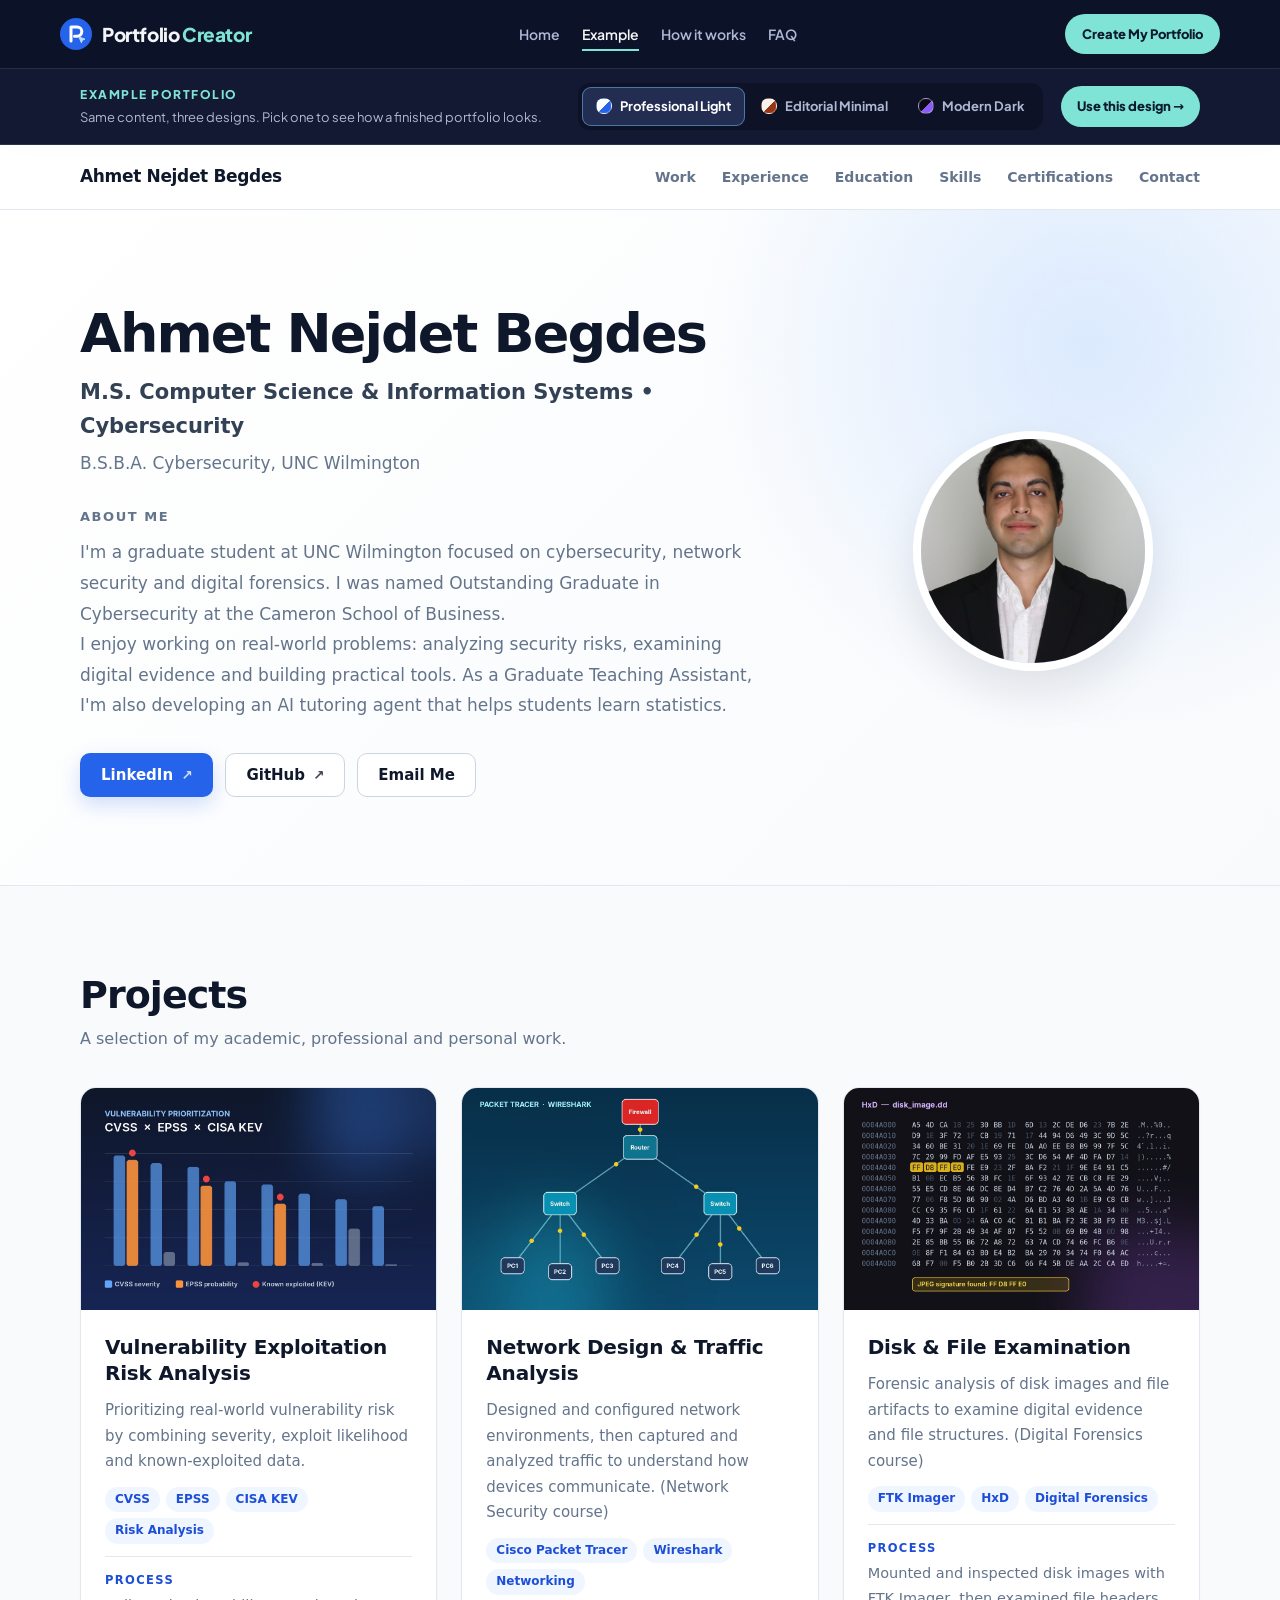
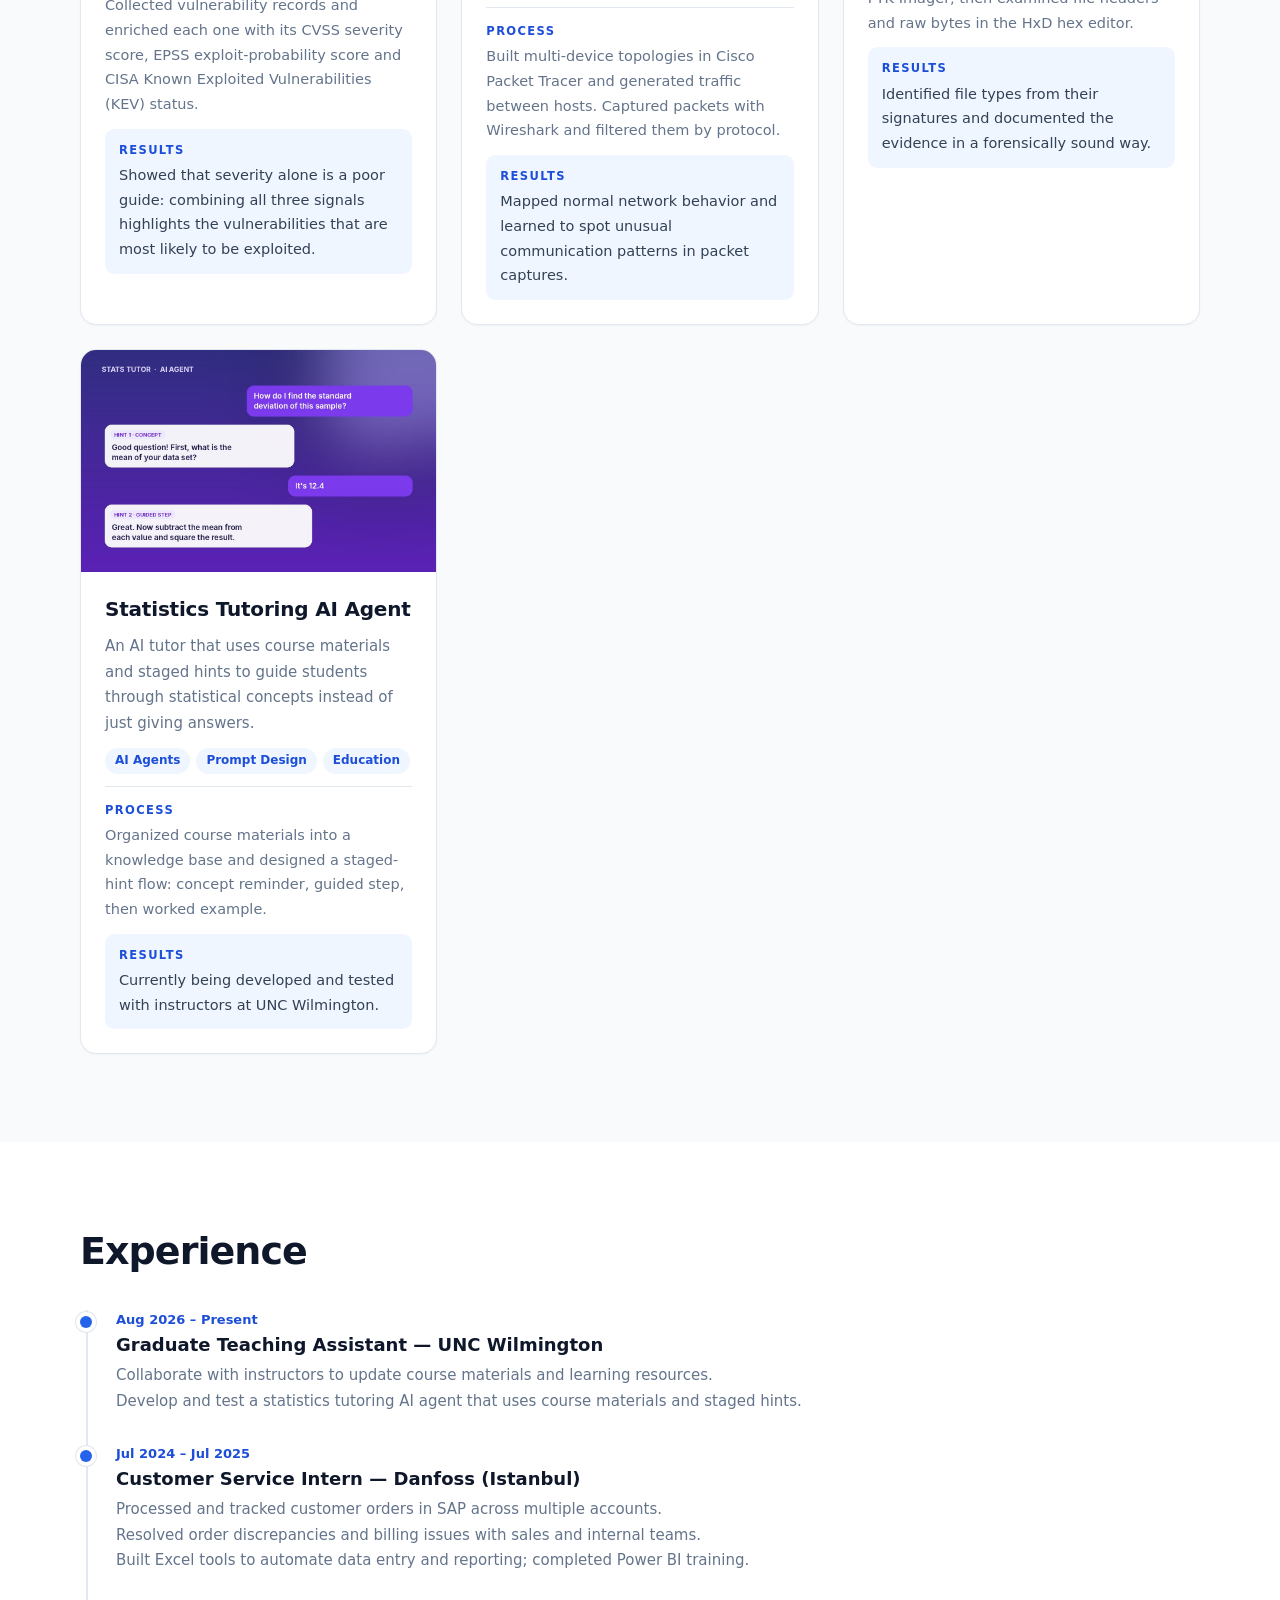
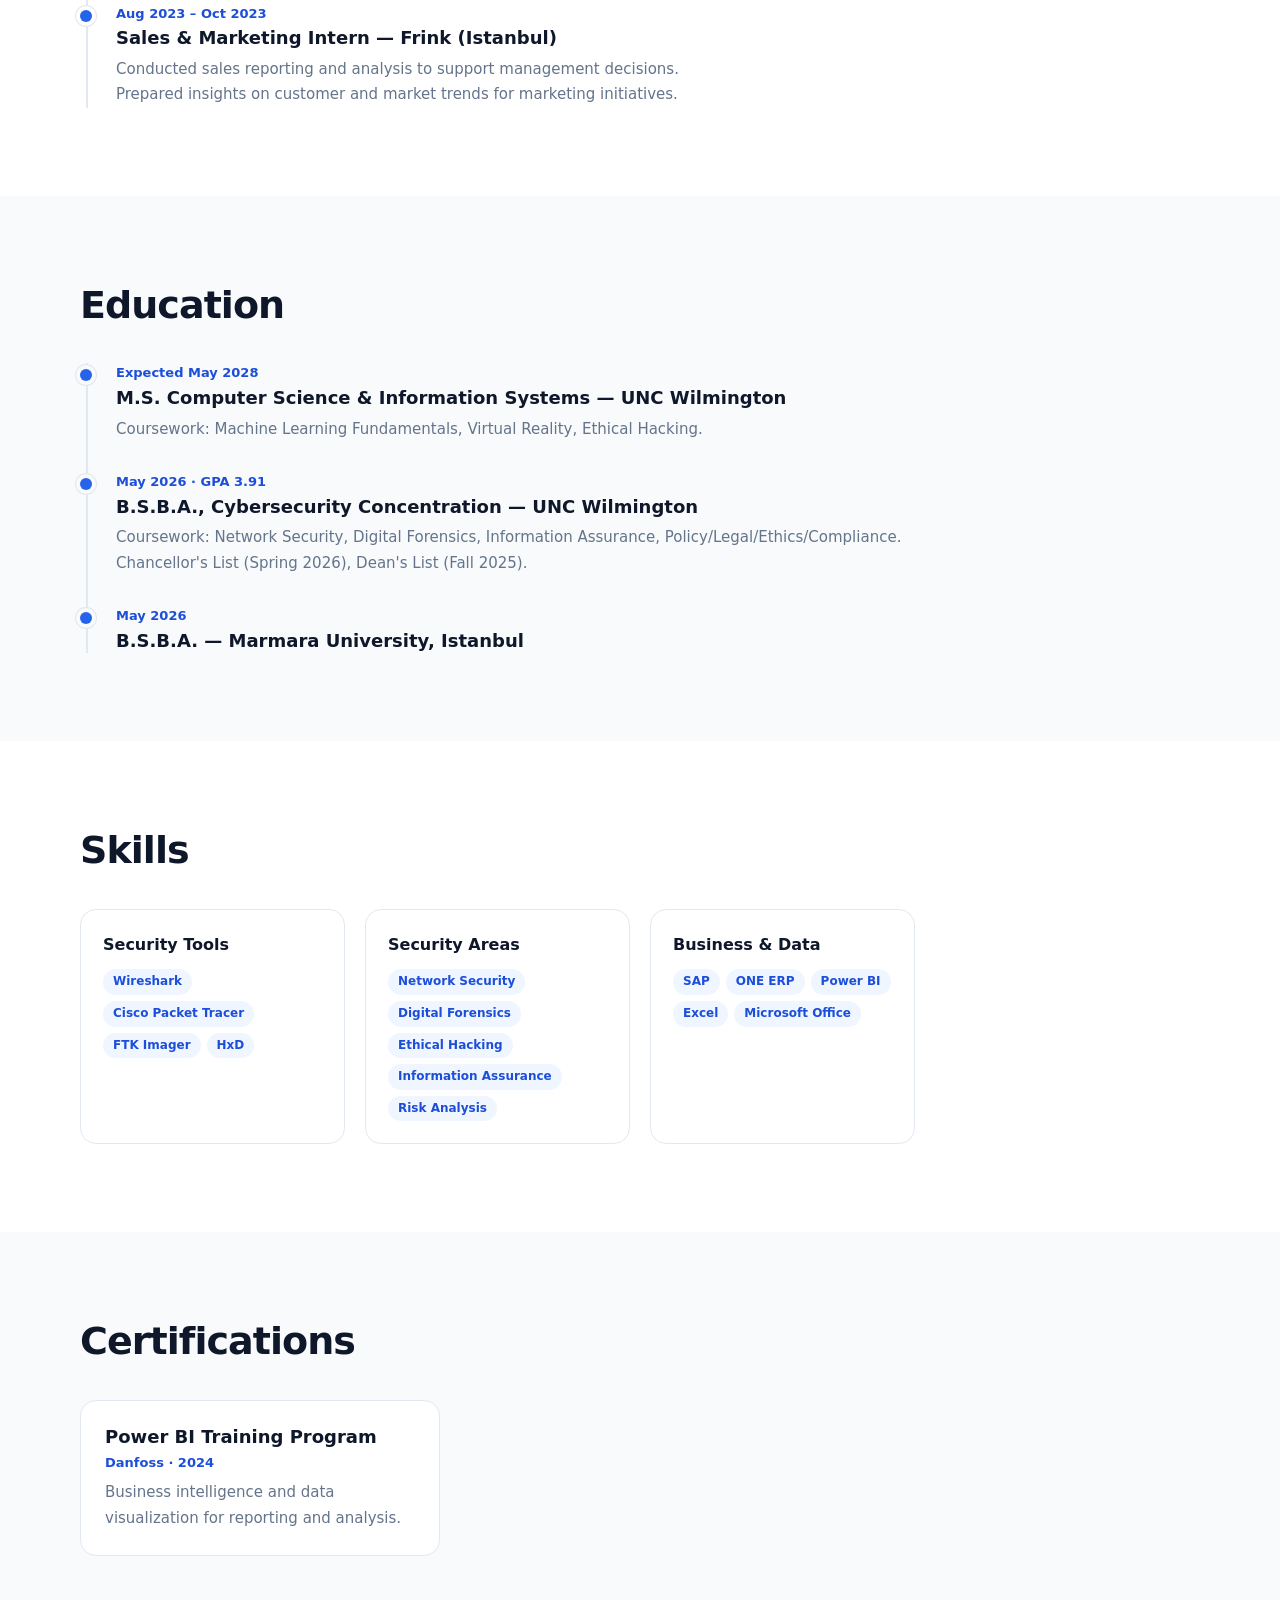
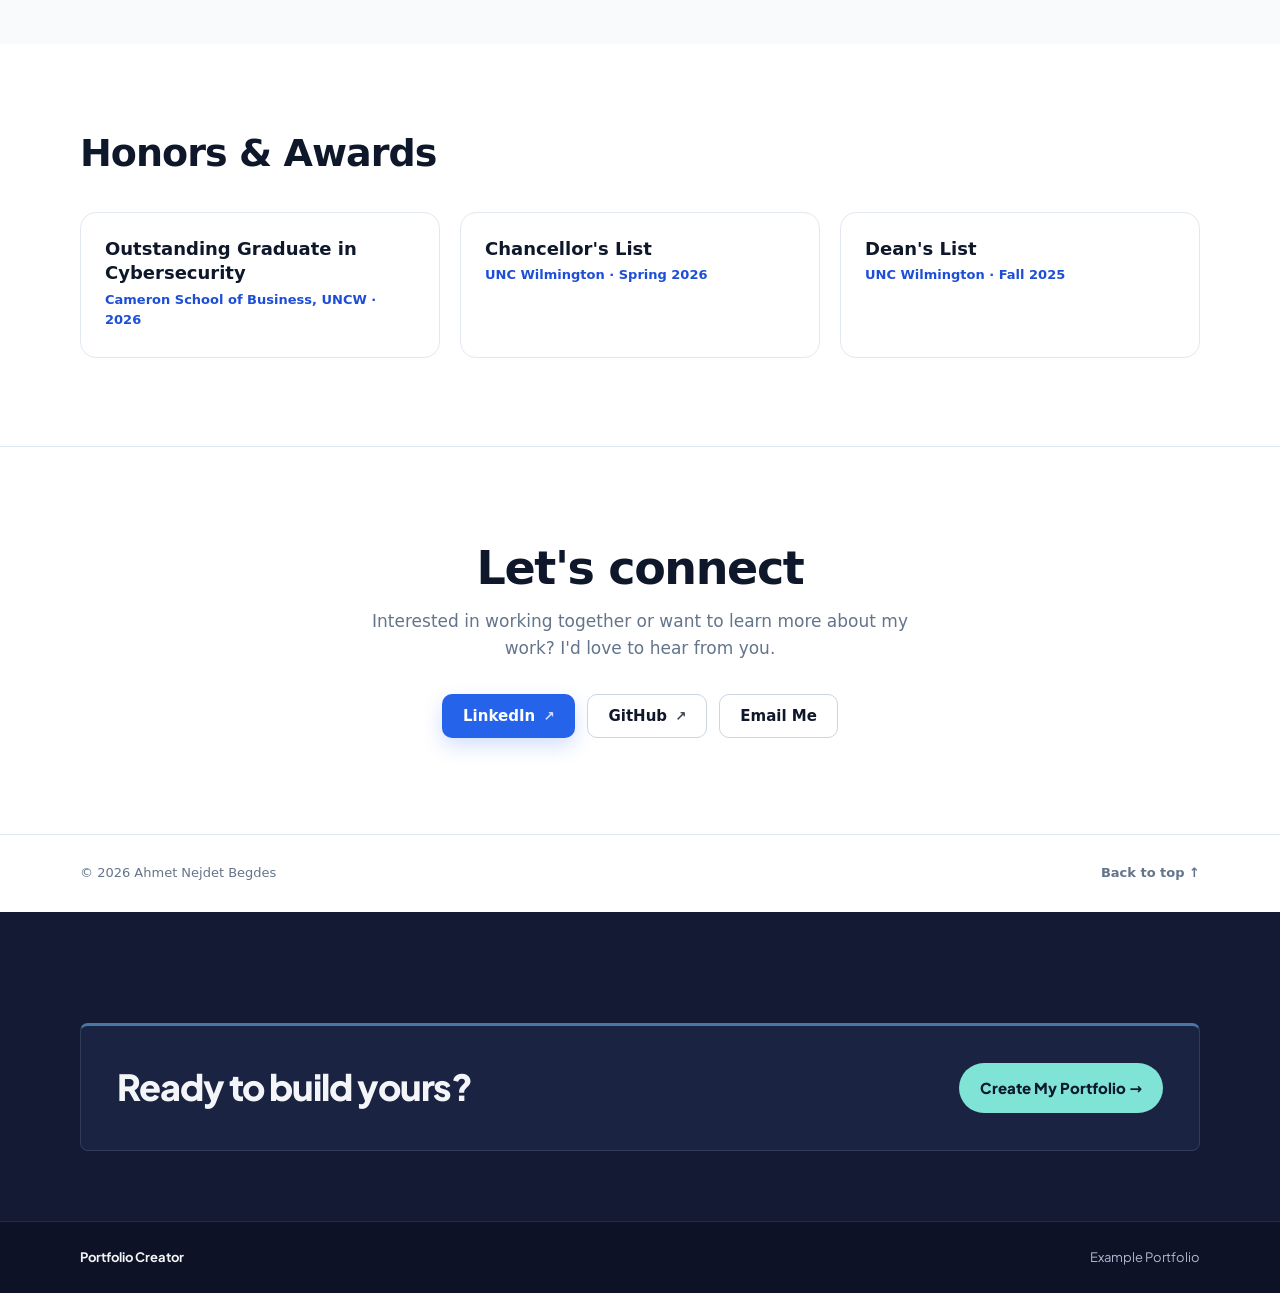
<file: example.html>
<!DOCTYPE html>
<html lang="en">
<head>
    <meta charset="UTF-8">
    <meta name="viewport" content="width=device-width, initial-scale=1.0">
    <title>Example Portfolio | Portfolio Creator</title>
    <meta name="description" content="An example student portfolio made with Portfolio Creator, shown in all three designs.">
    <link rel="icon" href="data:image/svg+xml,%3Csvg xmlns='http://www.w3.org/2000/svg' viewBox='0 0 32 32'%3E%3Ccircle cx='16' cy='16' r='16' fill='%232563eb'/%3E%3Cpath d='M10.5 24V8.5h6.6a5 5 0 0 1 0 10H14' stroke='%23fff' stroke-width='3.6' fill='none' stroke-linecap='round' stroke-linejoin='round'/%3E%3Cpath d='M19 19.2l7 2.6-3 1.2-1.2 3z' fill='%23bfdbfe' stroke='%23bfdbfe' stroke-width='1.2' stroke-linejoin='round'/%3E%3C/svg%3E">
    <link rel="stylesheet" href="style.css?v=10">
    <link rel="stylesheet" href="theme.css?v=3">
    <!-- Portfolio styles: generated by Portfolio Creator (same CSS the exported index.html uses) -->
    <style>

:where(.pf, .pf *) { box-sizing: border-box; margin: 0; padding: 0; }
.pf {
  --bg: #fff; --bg-alt: #f8fafc; --surface: #fff; --surface-2: #f1f5f9;
  --text: #0f172a; --text-2: #334155; --muted: #64748b;
  --line: #e2e8f0; --line-strong: #cbd5e1;
  --accent: #2563eb; --accent-ink: #1d4ed8; --on-accent: #fff;
  --btn-bg: var(--accent); --btn-ink: var(--on-accent);
  --chip-bg: #eff6ff; --chip-ink: #1d4ed8;
  --radius: 16px; --btn-radius: 10px;
  --font-body: Inter, "Segoe UI", system-ui, -apple-system, Roboto, "Helvetica Neue", Arial, sans-serif;
  --font-head: var(--font-body);
  --font-mono: ui-monospace, "SF Mono", "Cascadia Mono", Menlo, Consolas, monospace;
  --hero-bg: var(--bg);
  --nav-bg: rgba(255,255,255,.86);
  --shadow: 0 1px 2px rgba(15,23,42,.04);
  --shadow-lg: 0 20px 45px rgba(15,23,42,.10);
  background: var(--bg); color: var(--text);
  font-family: var(--font-body); font-size: 16px; line-height: 1.6;
  -webkit-font-smoothing: antialiased; text-rendering: optimizeLegibility;
  overflow-wrap: break-word;
  min-height: 100vh;
}
:where(.pf) img { display: block; max-width: 100%; }
:where(.pf) a { color: inherit; }
:where(.pf) :is(ul, ol) { list-style: none; }
:where(.pf) :is(h1, h2, h3, h4) { font-family: var(--font-head); color: var(--text); overflow-wrap: anywhere; }
.pf a:focus-visible, .pf summary:focus-visible { outline: 3px solid var(--accent); outline-offset: 3px; border-radius: 4px; }
.pf-wrap { width: min(1120px, calc(100% - 40px)); margin-inline: auto; }

/* NAV */
.pf-nav { position: sticky; top: 0; z-index: 20; background: var(--nav-bg); border-bottom: 1px solid var(--line);
  -webkit-backdrop-filter: saturate(160%) blur(12px); backdrop-filter: saturate(160%) blur(12px); }
.pf-nav-inner { display: flex; align-items: center; justify-content: space-between; gap: 20px; height: 64px; }
.pf-brand { font-family: var(--font-head); font-weight: 800; font-size: 17px; letter-spacing: -.02em; text-decoration: none; white-space: nowrap; overflow: hidden; text-overflow: ellipsis; max-width: 50%; }
.pf-nav-links { display: flex; gap: 26px; overflow-x: auto; scrollbar-width: none; }
.pf-nav-links::-webkit-scrollbar { display: none; }
.pf-nav-links a { color: var(--muted); font-size: 14px; font-weight: 600; text-decoration: none; white-space: nowrap; transition: color .2s; }
.pf-nav-links a:hover { color: var(--accent-ink); }

/* HERO */
.pf-hero { padding: 96px 0 88px; background: var(--hero-bg); border-bottom: 1px solid var(--line); }
.pf-hero-grid { display: grid; grid-template-columns: minmax(0, 1.5fr) minmax(0, .7fr); gap: 72px; align-items: center; }
.pf-eyebrow { color: var(--accent-ink); font-size: 12px; font-weight: 800; letter-spacing: .16em; text-transform: uppercase; margin-bottom: 16px; }
.pf-name { font-size: clamp(40px, 6vw, 68px); line-height: 1.04; letter-spacing: -.035em; font-weight: 800; margin-bottom: 14px; }
.pf-title { color: var(--text-2); font-size: clamp(18px, 2.2vw, 21px); font-weight: 600; margin-bottom: 30px; }
.pf-about { max-width: 680px; }
.pf-about h2 { font-size: 13px; letter-spacing: .12em; text-transform: uppercase; color: var(--muted); margin-bottom: 10px; font-family: var(--font-body); }
.pf-about p { color: var(--muted); font-size: 17px; line-height: 1.8; white-space: pre-line; }
.pf-links { display: flex; flex-wrap: wrap; gap: 12px; margin-top: 32px; align-items: center; }
.pf-btn { display: inline-flex; align-items: center; gap: 8px; padding: 12px 20px; border-radius: var(--btn-radius);
  border: 1px solid var(--line-strong); background: var(--surface); color: var(--text);
  font-family: var(--font-body); font-size: 15px; font-weight: 700; line-height: 1.2; text-decoration: none;
  transition: transform .2s, background-color .2s, border-color .2s, color .2s, box-shadow .2s; }
.pf-btn:hover { transform: translateY(-2px); border-color: var(--accent); color: var(--accent-ink); }
.pf-btn-primary { background: var(--btn-bg); border-color: transparent; color: var(--btn-ink); box-shadow: 0 8px 20px rgba(37,99,235,.20); }
.pf-btn-primary:hover { color: var(--btn-ink); border-color: transparent; filter: brightness(1.08); }
.pf-btn span[aria-hidden] { font-size: .9em; opacity: .8; }

/* PHOTO (same crop math in editor and export) */
.pf-photo-col { display: flex; flex-direction: column; align-items: center; }
.pf-photo { position: relative; width: 240px; max-width: 100%; aspect-ratio: 1 / 1; border-radius: 50%; overflow: hidden;
  background: linear-gradient(135deg, #dbeafe, #bfdbfe); border: 8px solid var(--surface); box-shadow: var(--shadow-lg);
  display: grid; place-items: center; }
.pf-photo img { position: absolute; inset: 0; width: 100%; height: 100%; max-width: none; object-fit: cover; user-select: none; -webkit-user-drag: none; }
.pf-initials { font-family: var(--font-head); font-size: 56px; font-weight: 800; color: var(--accent-ink); }

/* SECTIONS */
.pf-section { padding: 88px 0; }
.pf-alt { background: var(--bg-alt); }
.pf-section-head { margin-bottom: 36px; max-width: 720px; }
.pf-section-head h2 { font-size: clamp(28px, 4vw, 38px); line-height: 1.15; letter-spacing: -.025em; }
.pf-section-intro { margin-top: 8px; color: var(--muted); }

/* PROJECTS */
.pf-projects { display: grid; grid-template-columns: repeat(auto-fill, minmax(min(100%, 320px), 1fr)); gap: 24px; }
.pf-project { display: flex; flex-direction: column; background: var(--surface); border: 1px solid var(--line); border-radius: var(--radius); overflow: hidden; box-shadow: var(--shadow); transition: transform .25s, box-shadow .25s, border-color .25s; }
.pf-project:hover { transform: translateY(-4px); box-shadow: var(--shadow-lg); }
.pf-media { position: relative; aspect-ratio: 16 / 10; overflow: hidden; background: var(--surface-2); }
.pf-media img { width: 100%; height: 100%; max-width: none; }
.pf-media.fit-cover img { object-fit: cover; }
.pf-media.fit-contain img { object-fit: contain; padding: 18px; }
.pf-media-ph { display: grid; place-items: center; }
.pf-media-ph > span { font-family: var(--font-head); font-size: 54px; font-weight: 800; color: rgba(255,255,255,.92); letter-spacing: -.03em; }
.pf-ph-0 { background: radial-gradient(circle at 75% 20%, #60a5fa, transparent 35%), linear-gradient(135deg, #172554, #2563eb); }
.pf-ph-1 { background: radial-gradient(circle at 70% 30%, #c4b5fd, transparent 35%), linear-gradient(135deg, #312e81, #7c3aed); }
.pf-ph-2 { background: radial-gradient(circle at 20% 30%, #94a3b8, transparent 30%), linear-gradient(135deg, #0f172a, #475569); }
.pf-project-body { display: flex; flex-direction: column; gap: 12px; padding: 24px; flex: 1; }
.pf-project-title { font-size: 20px; line-height: 1.3; letter-spacing: -.01em; }
.pf-project-desc { color: var(--muted); font-size: 15px; line-height: 1.7; white-space: pre-line; }
.pf-chips { display: flex; flex-wrap: wrap; gap: 6px; }
.pf-chips li { padding: 5px 10px; border-radius: 999px; background: var(--chip-bg); color: var(--chip-ink); font-size: 12px; font-weight: 700; line-height: 1.3; }
.pf-case { display: grid; gap: 12px; border-top: 1px solid var(--line); padding-top: 14px; }
.pf-case h4 { margin-bottom: 4px; font-size: 11.5px; letter-spacing: .12em; text-transform: uppercase; color: var(--accent-ink); font-family: var(--font-body); }
.pf-case p { color: var(--muted); font-size: 14.5px; line-height: 1.7; white-space: pre-line; }
.pf-case-results { padding: 12px 14px; border-radius: calc(var(--radius) * .6); background: var(--chip-bg); }
.pf-case-results p { color: var(--text-2); }
.pf-project-link { margin-top: auto; padding-top: 4px; color: var(--accent-ink); font-size: 14px; font-weight: 800; text-decoration: none; align-self: flex-start; }
.pf-project-link:hover { text-decoration: underline; text-underline-offset: 3px; }

/* TIMELINE (experience, education) */
.pf-timeline { position: relative; display: grid; gap: 30px; padding-left: 28px; border-left: 2px solid var(--line); margin-left: 6px; max-width: 820px; }
.pf-timeline > li { position: relative; }
.pf-timeline > li::before { content: ""; position: absolute; left: -36px; top: 6px; width: 12px; height: 12px; border-radius: 50%; background: var(--accent); box-shadow: 0 0 0 4px var(--bg-alt), 0 0 0 5px var(--line); }
.pf-section:not(.pf-alt) .pf-timeline > li::before { box-shadow: 0 0 0 4px var(--bg), 0 0 0 5px var(--line); }
.pf-meta { color: var(--accent-ink); font-size: 13px; font-weight: 700; margin-bottom: 2px; }
.pf-timeline h3, .pf-card h3 { font-size: 18px; line-height: 1.35; }
.pf-entry-text { margin-top: 6px; color: var(--muted); font-size: 15px; line-height: 1.7; white-space: pre-line; }

/* SKILLS */
.pf-skill-groups { display: grid; grid-template-columns: repeat(auto-fill, minmax(min(100%, 260px), 1fr)); gap: 20px; }
.pf-skill-group { padding: 22px; border: 1px solid var(--line); border-radius: var(--radius); background: var(--surface); }
.pf-skill-group h3 { font-size: 16px; margin-bottom: 12px; }

/* CARDS (certifications, custom sections) */
.pf-cards { display: grid; grid-template-columns: repeat(auto-fill, minmax(min(100%, 280px), 1fr)); gap: 20px; }
.pf-card { padding: 24px; border: 1px solid var(--line); border-radius: var(--radius); background: var(--surface); }
.pf-card .pf-meta { margin-top: 4px; }

/* CONTACT */
.pf-contact { padding: 96px 0; text-align: center; border-top: 1px solid var(--line); }
.pf-contact h2 { font-size: clamp(30px, 5vw, 46px); letter-spacing: -.03em; line-height: 1.1; }
.pf-contact p { max-width: 560px; margin: 14px auto 0; color: var(--muted); font-size: 17px; }
.pf-contact .pf-links { justify-content: center; }

/* FOOTER */
.pf .pf-footer { padding: 28px 0; border-top: 1px solid var(--line); background: var(--bg); color: var(--muted); font-size: 13px; }
.pf-footer-inner { display: flex; justify-content: space-between; gap: 16px; flex-wrap: wrap; }
.pf-footer a { color: var(--muted); text-decoration: none; font-weight: 600; }
.pf-footer a:hover { color: var(--accent-ink); }

/* ---------- THEME 1: PROFESSIONAL LIGHT ---------- */
.pf.t-professional {
  --hero-bg: radial-gradient(circle at 85% 20%, #dbeafe 0%, transparent 32%), linear-gradient(135deg, #ffffff 0%, #f8fafc 100%);
}

/* ---------- THEME 2: EDITORIAL MINIMAL ---------- */
.pf.t-editorial {
  --bg: #f7f3ec; --bg-alt: #f1ebe1; --surface: #fffdf9; --surface-2: #efe8dc;
  --text: #1c1917; --text-2: #44403c; --muted: #625a52;
  --line: #e2d9cb; --line-strong: #1c1917;
  --accent: #9a3412; --accent-ink: #9a3412; --on-accent: #fff;
  --btn-bg: #1c1917; --btn-ink: #f7f3ec;
  --chip-bg: transparent; --chip-ink: #44403c;
  --radius: 3px; --btn-radius: 999px;
  --font-head: "Iowan Old Style", "Palatino Linotype", Palatino, "Book Antiqua", Georgia, "Times New Roman", serif;
  --font-body: "Helvetica Neue", Helvetica, Arial, system-ui, sans-serif;
  --nav-bg: rgba(247,243,236,.9);
  --shadow: none; --shadow-lg: none;
  counter-reset: pf-sec;
}
.t-editorial .pf-brand { font-weight: 600; font-size: 19px; letter-spacing: 0; }
.t-editorial .pf-nav-links a { font-weight: 500; color: var(--text-2); }
.t-editorial .pf-hero { padding: 88px 0 80px; border-bottom-color: var(--line-strong); }
.t-editorial .pf-hero-grid { grid-template-columns: minmax(0, .72fr) minmax(0, 1.5fr); gap: 64px; align-items: end; }
.t-editorial .pf-photo-col { order: -1; align-items: stretch; }
.t-editorial .pf-photo { width: 100%; max-width: 320px; aspect-ratio: 4 / 5; border-radius: 2px; border: 0; box-shadow: none; background: #e7dccb; }
.t-editorial .pf-initials { font-weight: 400; font-style: italic; font-size: 64px; color: #44403c; }
.t-editorial .pf-eyebrow { color: var(--text-2); font-family: var(--font-head); font-style: italic; font-weight: 400; font-size: 17px; letter-spacing: 0; text-transform: none; }
.t-editorial .pf-name { font-weight: 500; font-size: clamp(44px, 7vw, 86px); letter-spacing: -.025em; line-height: 1; margin-bottom: 18px; }
.t-editorial .pf-title { font-family: var(--font-head); font-style: italic; font-weight: 400; font-size: clamp(19px, 2.4vw, 24px); }
.t-editorial .pf-about { padding-top: 22px; border-top: 1px solid var(--line); }
.t-editorial .pf-about h2 { color: var(--accent); }
.t-editorial .pf-about p { color: var(--text-2); }
.t-editorial .pf-btn { background: transparent; border-color: var(--line-strong); font-weight: 600; }
.t-editorial .pf-btn:hover { transform: none; background: var(--text); color: var(--bg); border-color: var(--text); }
.t-editorial .pf-btn-primary { background: var(--btn-bg); box-shadow: none; }
.t-editorial .pf-section-head { max-width: none; padding-top: 18px; border-top: 1px solid var(--line-strong); margin-bottom: 44px; }
.t-editorial .pf-section-head h2 { font-weight: 500; font-size: clamp(30px, 4.5vw, 46px); }
.t-editorial .pf-projects { grid-template-columns: 1fr; gap: 0; counter-reset: pf-proj; }
.t-editorial .pf-project { counter-increment: pf-proj; display: grid; grid-template-columns: minmax(0, .95fr) minmax(0, 1.25fr); gap: 44px; align-items: start; padding: 36px 0; background: transparent; border: 0; border-top: 1px solid var(--line); border-radius: 0; }
.t-editorial .pf-project:first-child { border-top: 0; padding-top: 0; }
.t-editorial .pf-project:hover { transform: none; box-shadow: none; }
.t-editorial .pf-media { aspect-ratio: 4 / 3; border-radius: 2px; }
.t-editorial .pf-project-body { padding: 0; }
.t-editorial .pf-project-title { font-weight: 500; font-size: clamp(24px, 3vw, 30px); line-height: 1.2; }
.t-editorial .pf-project-title::before { content: counter(pf-proj, decimal-leading-zero); display: block; margin-bottom: 10px; color: var(--accent); font-family: var(--font-body); font-size: 13px; font-weight: 700; letter-spacing: .1em; }
.t-editorial .pf-project-desc { color: var(--text-2); font-size: 16px; }
.t-editorial .pf-chips { gap: 4px 0; }
.t-editorial .pf-chips li { padding: 0; border-radius: 0; font-size: 13px; font-weight: 600; }
.t-editorial .pf-chips li + li::before { content: "/"; margin: 0 8px; color: var(--accent); }
.t-editorial .pf-project-link { color: var(--text); border-bottom: 1px solid var(--text); font-weight: 600; }
.t-editorial .pf-project-link:hover { text-decoration: none; color: var(--accent); border-color: var(--accent); }
.t-editorial .pf-media-ph > span { color: rgba(28,25,23,.55); font-weight: 400; font-style: italic; font-size: 64px; }
.t-editorial .pf-ph-0 { background: #e7dccb; }
.t-editorial .pf-ph-1 { background: #ddd0bb; }
.t-editorial .pf-ph-2 { background: #d4c4ab; }
.t-editorial .pf-timeline { border-left: 0; padding-left: 0; margin-left: 0; gap: 0; max-width: none; }
.t-editorial .pf-timeline > li { display: grid; grid-template-columns: 180px 1fr; gap: 24px; padding: 22px 0; border-top: 1px solid var(--line); }
.t-editorial .pf-timeline > li:first-child { border-top: 0; padding-top: 0; }
.t-editorial .pf-timeline > li::before { display: none; }
.t-editorial .pf-timeline .pf-meta { color: var(--text-2); font-weight: 600; padding-top: 4px; }
.t-editorial .pf-timeline h3, .t-editorial .pf-card h3, .t-editorial .pf-skill-group h3 { font-weight: 500; font-size: 22px; }
.t-editorial .pf-skill-group, .t-editorial .pf-card { background: transparent; border: 0; border-top: 1px solid var(--line-strong); padding: 18px 0 0; }
.t-editorial .pf-contact h2 { font-weight: 500; font-size: clamp(36px, 6vw, 64px); }
.t-editorial .pf-case h4 { color: var(--accent); }
.t-editorial .pf-case-results { background: transparent; padding: 0 0 0 14px; border-left: 2px solid var(--accent); border-radius: 0; }

/* ---------- THEME 3: MODERN DARK ---------- */
.pf.t-dark {
  --bg: #0a0b10; --bg-alt: #0e1017; --surface: #12141c; --surface-2: #181b25;
  --text: #eef0f5; --text-2: #c9cede; --muted: #9aa2b5;
  --line: rgba(255,255,255,.08); --line-strong: rgba(255,255,255,.18);
  --accent: #a78bfa; --accent-ink: #c4b5fd; --on-accent: #0a0b10;
  --btn-bg: linear-gradient(135deg, #a78bfa, #22d3ee); --btn-ink: #0a0b10;
  --chip-bg: rgba(167,139,250,.12); --chip-ink: #d8ccff;
  --radius: 20px; --btn-radius: 12px;
  --font-body: Inter, "Segoe UI", system-ui, -apple-system, Roboto, "Helvetica Neue", Arial, sans-serif;
  --hero-bg: radial-gradient(700px circle at 85% -10%, rgba(139,92,246,.28), transparent 60%), radial-gradient(500px circle at -5% 110%, rgba(34,211,238,.14), transparent 60%), #0a0b10;
  --nav-bg: rgba(10,11,16,.78);
  --shadow: none; --shadow-lg: 0 24px 60px rgba(0,0,0,.45);
  color-scheme: dark;
}
.t-dark .pf-eyebrow, .t-dark .pf-meta { font-family: var(--font-mono); letter-spacing: .02em; text-transform: none; font-weight: 600; }
.t-dark .pf-eyebrow { color: #67e8f9; font-size: 14px; }
.t-dark .pf-name-text { background: linear-gradient(92deg, #ffffff 30%, #c4b5fd 70%, #67e8f9); -webkit-background-clip: text; background-clip: text; color: transparent; -webkit-text-fill-color: transparent; }
.t-dark .pf-photo { width: 230px; border-radius: 32px; border: 0; background: linear-gradient(135deg, #312e81, #0e7490);
  box-shadow: 0 0 0 1px rgba(255,255,255,.08), 0 0 0 6px rgba(10,11,16,1), 0 0 0 7px rgba(167,139,250,.55), 0 30px 80px rgba(139,92,246,.28); }
.t-dark .pf-initials { color: #fff; }
.t-dark .pf-btn { background: rgba(255,255,255,.03); }
.t-dark .pf-btn:hover { border-color: var(--accent); color: #fff; background: rgba(167,139,250,.10); }
.t-dark .pf-btn-primary { background: var(--btn-bg); box-shadow: 0 10px 30px rgba(139,92,246,.35); }
.t-dark .pf-btn-primary:hover { color: var(--btn-ink); background: var(--btn-bg); }
.t-dark .pf-projects { grid-template-columns: repeat(2, minmax(0, 1fr)); gap: 20px; }
.t-dark .pf-project { position: relative; }
.t-dark .pf-project:hover { border-color: rgba(167,139,250,.45); box-shadow: 0 0 0 1px rgba(167,139,250,.25), 0 24px 60px rgba(139,92,246,.18); }
.t-dark .pf-project:first-child { grid-column: 1 / -1; display: grid; grid-template-columns: minmax(0, 1.25fr) minmax(0, 1fr); }
.t-dark .pf-project:first-child .pf-media { aspect-ratio: auto; min-height: 300px; height: 100%; }
.t-dark .pf-project:first-child .pf-project-body { padding: 36px; justify-content: center; }
.t-dark .pf-project:first-child .pf-project-title { font-size: 26px; }
.t-dark .pf-ph-0 { background: radial-gradient(circle at 70% 25%, rgba(167,139,250,.75), transparent 45%), radial-gradient(circle at 20% 90%, rgba(34,211,238,.45), transparent 45%), #151822; }
.t-dark .pf-ph-1 { background: radial-gradient(circle at 30% 30%, rgba(34,211,238,.6), transparent 45%), #151822; }
.t-dark .pf-ph-2 { background: radial-gradient(circle at 70% 70%, rgba(244,114,182,.55), transparent 45%), #151822; }
.t-dark .pf-media.fit-contain { background: #0f1118; }
.t-dark .pf-case h4 { font-family: var(--font-mono); letter-spacing: .04em; text-transform: none; color: #67e8f9; }
.t-dark .pf-case-results { border: 1px solid rgba(167,139,250,.22); }
.t-dark .pf-chips li { border: 1px solid rgba(167,139,250,.22); font-family: var(--font-mono); font-weight: 500; }
.t-dark .pf-timeline > li::before { background: #67e8f9; box-shadow: 0 0 0 4px var(--bg-alt), 0 0 14px rgba(103,232,249,.8); }
.t-dark .pf-section:not(.pf-alt) .pf-timeline > li::before { box-shadow: 0 0 0 4px var(--bg), 0 0 14px rgba(103,232,249,.8); }
.t-dark .pf-meta { color: #67e8f9; }
.t-dark .pf-contact { background: radial-gradient(600px circle at 50% 120%, rgba(139,92,246,.25), transparent 70%); }
.t-dark .pf-skill-group, .t-dark .pf-card { background: linear-gradient(180deg, rgba(255,255,255,.035), rgba(255,255,255,.01)); }

/* ---------- EXTRA LINES UNDER THE TITLE ---------- */
.pf-subtitles { margin: -22px 0 30px; display: grid; gap: 3px; justify-items: start; }
.pf-subtitles.is-empty { margin-top: -18px; }
.pf-subtitle { color: var(--muted); font-size: 17px; font-weight: 500; line-height: 1.5; }
.t-editorial .pf-subtitle { font-family: var(--font-head); font-style: italic; font-size: 19px; color: var(--text-2); }
.t-editorial .pf-subtitles { margin-top: -14px; }

/* ---------- NAME SIZE (chosen by the student) ---------- */
.pf-size-medium .pf-name { font-size: clamp(34px, 4.8vw, 54px); }
.pf-size-small .pf-name { font-size: clamp(30px, 3.8vw, 42px); letter-spacing: -.025em; }
.t-editorial.pf-size-medium .pf-name { font-size: clamp(38px, 5.6vw, 66px); }
.t-editorial.pf-size-small .pf-name { font-size: clamp(32px, 4.4vw, 50px); }

/* ---------- RESPONSIVE ---------- */
@media (max-width: 860px) {
  .pf-hero { padding: 56px 0 52px; }
  .pf-hero-grid, .t-editorial .pf-hero-grid { grid-template-columns: 1fr; gap: 36px; }
  .pf-photo-col { order: -1; align-items: flex-start; }
  .pf-photo { width: 168px; border-width: 6px; }
  .t-editorial .pf-photo { width: 200px; }
  .t-dark .pf-photo { width: 160px; border-radius: 26px; }
  .pf-initials { font-size: 44px; }
  .pf-section { padding: 64px 0; }
  .pf-contact { padding: 72px 0; }
  .t-dark .pf-projects { grid-template-columns: 1fr; }
  .t-dark .pf-project:first-child { display: flex; }
  .t-dark .pf-project:first-child .pf-media { aspect-ratio: 16 / 10; min-height: 0; height: auto; }
  .t-dark .pf-project:first-child .pf-project-body { padding: 24px; }
  .t-editorial .pf-project { grid-template-columns: 1fr; gap: 20px; }
  .t-editorial .pf-timeline > li { grid-template-columns: 1fr; gap: 6px; }
  .pf-nav-links { gap: 18px; }
}
@media (max-width: 520px) {
  .pf-size-medium .pf-name, .t-editorial.pf-size-medium .pf-name { font-size: 34px; }
  .pf-size-small .pf-name, .t-editorial.pf-size-small .pf-name { font-size: 29px; }
  .pf-wrap { width: calc(100% - 32px); }
  .pf-nav-inner { height: 56px; }
  .pf-nav-links a:not(.pf-nav-contact) { display: none; }
  .pf-links .pf-btn { flex: 1 1 auto; justify-content: center; }
  .pf-about p, .pf-contact p { font-size: 16px; }
  .pf-project-body { padding: 20px; }
  .t-editorial .pf-project-body { padding: 0; }
  .pf-footer-inner { flex-direction: column; }
}
@media (prefers-reduced-motion: reduce) {
  .pf *, .pf *::before, .pf *::after { transition: none !important; animation: none !important; }
}
@media print {
  .pf-nav { position: static; }
  .pf-project:hover { transform: none; }
}

/* Editor-only adjustments (never present in the export) */
.pf.is-editing { min-height: 0; }
.pf.is-editing .pf-nav { top: var(--pc-sticky-top, 0px); }
.pf.is-editing [id^="pf-"] { scroll-margin-top: calc(var(--pc-sticky-top, 0px) + 64px); }
.pf.is-editing .pf-project:hover { transform: none; }

    </style>
</head>

<body class="example-body">

    <a class="skip-link" href="#example-stage">Skip to the example</a>

    <header class="hx-nav">
        <div class="hx-wrap hx-nav-inner">
            <a href="index.html" class="hx-logo"><svg class="hx-logo-mark" width="32" height="32" viewBox="0 0 32 32" aria-hidden="true" focusable="false"><circle cx="16" cy="16" r="16" fill="#2563eb"/><path d="M11 23V9h6.2a4.6 4.6 0 0 1 0 9.2H14.5" stroke="#ffffff" stroke-width="3" fill="none" stroke-linecap="round" stroke-linejoin="round"/><path d="M19 19l6 2.2-2.6 1-1 2.6z" fill="#bfdbfe" stroke="#bfdbfe" stroke-width="1" stroke-linejoin="round"/></svg><span>Portfolio <span class="hx-logo-accent">Creator</span></span></a>

            <nav class="hx-links" aria-label="Main navigation">
                <a href="index.html">Home</a>
                <a href="example.html" class="is-active" aria-current="page">Example</a>
                <a href="index.html#how-it-works">How it works</a>
                <a href="index.html#faq">FAQ</a>
            </nav>

            <a href="creator.html" class="hx-btn hx-btn-blue hx-btn-sm">Create My Portfolio</a>
        </div>
    </header>

    <!-- Design switcher -->
    <section class="example-switcher" aria-label="Choose a design">
        <div class="container example-switcher-content">

            <div class="example-intro">
                <p class="section-label">EXAMPLE PORTFOLIO</p>
                <p class="example-lead">Same content, three designs. Pick one to see how a finished portfolio looks.</p>
            </div>

            <div class="example-tabs" role="tablist" aria-label="Portfolio design">
                <button type="button" role="tab" id="tab-professional" aria-controls="view-professional" aria-selected="true" data-theme="professional">
                    <span class="theme-swatch swatch-professional" aria-hidden="true"></span> Professional Light
                </button>
                <button type="button" role="tab" id="tab-editorial" aria-controls="view-editorial" aria-selected="false" tabindex="-1" data-theme="editorial">
                    <span class="theme-swatch swatch-editorial" aria-hidden="true"></span> Editorial Minimal
                </button>
                <button type="button" role="tab" id="tab-dark" aria-controls="view-dark" aria-selected="false" tabindex="-1" data-theme="dark">
                    <span class="theme-swatch swatch-dark" aria-hidden="true"></span> Modern Dark
                </button>
            </div>

            <a class="button primary example-use" id="example-use" href="creator.html?theme=professional">Use this design →</a>

        </div>
    </section>

    <main class="example-stage" id="example-stage">

        <div class="example-view" role="tabpanel" id="view-professional" aria-labelledby="tab-professional">
<div class="pf t-professional pf-size-medium" id="ex-professional-top"><header class="pf-nav"><div class="pf-wrap pf-nav-inner"><a class="pf-brand" href="#ex-professional-top">Ahmet Nejdet Begdes</a><nav class="pf-nav-links" aria-label="Sections"><a href="#ex-professional-projects">Work</a><a href="#ex-professional-experience">Experience</a><a href="#ex-professional-education">Education</a><a href="#ex-professional-skills">Skills</a><a href="#ex-professional-certifications">Certifications</a><a href="#ex-professional-contact" class="pf-nav-contact">Contact</a></nav></div></header><main><section class="pf-hero"><div class="pf-wrap pf-hero-grid"><div class="pf-hero-text"><h1 class="pf-name"><span class="pf-name-text">Ahmet Nejdet Begdes</span></h1><p class="pf-title">M.S. Computer Science &amp; Information Systems • Cybersecurity</p><div class="pf-subtitles"><p class="pf-subtitle">B.S.B.A. Cybersecurity, UNC Wilmington</p></div><div class="pf-about"><h2>About me</h2><p>I&#039;m a graduate student at UNC Wilmington focused on cybersecurity, network security and digital forensics. I was named Outstanding Graduate in Cybersecurity at the Cameron School of Business.
I enjoy working on real-world problems: analyzing security risks, examining digital evidence and building practical tools. As a Graduate Teaching Assistant, I&#039;m also developing an AI tutoring agent that helps students learn statistics.</p></div><div class="pf-links"><a class="pf-btn pf-btn-primary" href="https://www.linkedin.com/in/ahmetnejdetbegdes2003/" target="_blank" rel="noopener noreferrer">LinkedIn <span aria-hidden="true">↗</span></a><a class="pf-btn" href="https://github.com/anejdetbegdes-gif" target="_blank" rel="noopener noreferrer">GitHub <span aria-hidden="true">↗</span></a><a class="pf-btn" href="mailto:a.nejdetbegdes@gmail.com">Email Me</a></div></div><div class="pf-photo-col"><div class="pf-photo"><img src="profile.jpg" alt="Portrait of Ahmet Nejdet Begdes" style="object-position:50.0% 30.0%;transform:scale(1.000);transform-origin:50.0% 30.0%"></div></div></div></section><section class="pf-section pf-alt" id="ex-professional-projects" aria-labelledby="ex-professional-projects-h"><div class="pf-wrap"><div class="pf-section-head"><div><h2 id="ex-professional-projects-h">Projects</h2><p class="pf-section-intro">A selection of my academic, professional and personal work.</p></div></div><div class="pf-projects"><article class="pf-project" data-id="p1"><div class="pf-media fit-cover"><img src="example-assets/project-risk.jpg" alt="Image for Vulnerability Exploitation Risk Analysis"></div><div class="pf-project-body"><h3 class="pf-project-title">Vulnerability Exploitation Risk Analysis</h3><p class="pf-project-desc">Prioritizing real-world vulnerability risk by combining severity, exploit likelihood and known-exploited data.</p><ul class="pf-chips" aria-label="Technologies"><li>CVSS</li><li>EPSS</li><li>CISA KEV</li><li>Risk Analysis</li></ul><div class="pf-case"><div class="pf-case-block"><h4>Process</h4><p>Collected vulnerability records and enriched each one with its CVSS severity score, EPSS exploit-probability score and CISA Known Exploited Vulnerabilities (KEV) status.</p></div><div class="pf-case-block pf-case-results"><h4>Results</h4><p>Showed that severity alone is a poor guide: combining all three signals highlights the vulnerabilities that are most likely to be exploited.</p></div></div></div></article><article class="pf-project" data-id="p2"><div class="pf-media fit-cover"><img src="example-assets/project-network.jpg" alt="Image for Network Design &amp; Traffic Analysis"></div><div class="pf-project-body"><h3 class="pf-project-title">Network Design &amp; Traffic Analysis</h3><p class="pf-project-desc">Designed and configured network environments, then captured and analyzed traffic to understand how devices communicate. (Network Security course)</p><ul class="pf-chips" aria-label="Technologies"><li>Cisco Packet Tracer</li><li>Wireshark</li><li>Networking</li></ul><div class="pf-case"><div class="pf-case-block"><h4>Process</h4><p>Built multi-device topologies in Cisco Packet Tracer and generated traffic between hosts. Captured packets with Wireshark and filtered them by protocol.</p></div><div class="pf-case-block pf-case-results"><h4>Results</h4><p>Mapped normal network behavior and learned to spot unusual communication patterns in packet captures.</p></div></div></div></article><article class="pf-project" data-id="p3"><div class="pf-media fit-cover"><img src="example-assets/project-forensics.jpg" alt="Image for Disk &amp; File Examination"></div><div class="pf-project-body"><h3 class="pf-project-title">Disk &amp; File Examination</h3><p class="pf-project-desc">Forensic analysis of disk images and file artifacts to examine digital evidence and file structures. (Digital Forensics course)</p><ul class="pf-chips" aria-label="Technologies"><li>FTK Imager</li><li>HxD</li><li>Digital Forensics</li></ul><div class="pf-case"><div class="pf-case-block"><h4>Process</h4><p>Mounted and inspected disk images with FTK Imager, then examined file headers and raw bytes in the HxD hex editor.</p></div><div class="pf-case-block pf-case-results"><h4>Results</h4><p>Identified file types from their signatures and documented the evidence in a forensically sound way.</p></div></div></div></article><article class="pf-project" data-id="p4"><div class="pf-media fit-cover"><img src="example-assets/project-tutor.jpg" alt="Image for Statistics Tutoring AI Agent"></div><div class="pf-project-body"><h3 class="pf-project-title">Statistics Tutoring AI Agent</h3><p class="pf-project-desc">An AI tutor that uses course materials and staged hints to guide students through statistical concepts instead of just giving answers.</p><ul class="pf-chips" aria-label="Technologies"><li>AI Agents</li><li>Prompt Design</li><li>Education</li></ul><div class="pf-case"><div class="pf-case-block"><h4>Process</h4><p>Organized course materials into a knowledge base and designed a staged-hint flow: concept reminder, guided step, then worked example.</p></div><div class="pf-case-block pf-case-results"><h4>Results</h4><p>Currently being developed and tested with instructors at UNC Wilmington.</p></div></div></div></article></div></div></section><section class="pf-section" id="ex-professional-experience" aria-labelledby="ex-professional-experience-h"><div class="pf-wrap"><div class="pf-section-head"><div><h2 id="ex-professional-experience-h">Experience</h2></div></div><ol class="pf-timeline"><li><p class="pf-meta">Aug 2026 – Present</p><div><h3>Graduate Teaching Assistant — UNC Wilmington</h3><p class="pf-entry-text">Collaborate with instructors to update course materials and learning resources.
Develop and test a statistics tutoring AI agent that uses course materials and staged hints.</p></div></li><li><p class="pf-meta">Jul 2024 – Jul 2025</p><div><h3>Customer Service Intern — Danfoss (Istanbul)</h3><p class="pf-entry-text">Processed and tracked customer orders in SAP across multiple accounts.
Resolved order discrepancies and billing issues with sales and internal teams.
Built Excel tools to automate data entry and reporting; completed Power BI training.</p></div></li><li><p class="pf-meta">Aug 2023 – Oct 2023</p><div><h3>Sales &amp; Marketing Intern — Frink (Istanbul)</h3><p class="pf-entry-text">Conducted sales reporting and analysis to support management decisions.
Prepared insights on customer and market trends for marketing initiatives.</p></div></li></ol></div></section><section class="pf-section pf-alt" id="ex-professional-education" aria-labelledby="ex-professional-education-h"><div class="pf-wrap"><div class="pf-section-head"><div><h2 id="ex-professional-education-h">Education</h2></div></div><ol class="pf-timeline"><li><p class="pf-meta">Expected May 2028</p><div><h3>M.S. Computer Science &amp; Information Systems — UNC Wilmington</h3><p class="pf-entry-text">Coursework: Machine Learning Fundamentals, Virtual Reality, Ethical Hacking.</p></div></li><li><p class="pf-meta">May 2026 · GPA 3.91</p><div><h3>B.S.B.A., Cybersecurity Concentration — UNC Wilmington</h3><p class="pf-entry-text">Coursework: Network Security, Digital Forensics, Information Assurance, Policy/Legal/Ethics/Compliance.
Chancellor&#039;s List (Spring 2026), Dean&#039;s List (Fall 2025).</p></div></li><li><p class="pf-meta">May 2026</p><div><h3>B.S.B.A. — Marmara University, Istanbul</h3></div></li></ol></div></section><section class="pf-section" id="ex-professional-skills" aria-labelledby="ex-professional-skills-h"><div class="pf-wrap"><div class="pf-section-head"><div><h2 id="ex-professional-skills-h">Skills</h2></div></div><div class="pf-skill-groups"><div class="pf-skill-group"><h3>Security Tools</h3><ul class="pf-chips"><li>Wireshark</li><li>Cisco Packet Tracer</li><li>FTK Imager</li><li>HxD</li></ul></div><div class="pf-skill-group"><h3>Security Areas</h3><ul class="pf-chips"><li>Network Security</li><li>Digital Forensics</li><li>Ethical Hacking</li><li>Information Assurance</li><li>Risk Analysis</li></ul></div><div class="pf-skill-group"><h3>Business &amp; Data</h3><ul class="pf-chips"><li>SAP</li><li>ONE ERP</li><li>Power BI</li><li>Excel</li><li>Microsoft Office</li></ul></div></div></div></section><section class="pf-section pf-alt" id="ex-professional-certifications" aria-labelledby="ex-professional-certifications-h"><div class="pf-wrap"><div class="pf-section-head"><div><h2 id="ex-professional-certifications-h">Certifications</h2></div></div><div class="pf-cards"><div class="pf-card"><h3>Power BI Training Program</h3><p class="pf-meta">Danfoss · 2024</p><p class="pf-entry-text">Business intelligence and data visualization for reporting and analysis.</p></div></div></div></section><section class="pf-section" id="ex-professional-custom-1" aria-labelledby="ex-professional-custom-1-h"><div class="pf-wrap"><div class="pf-section-head"><div><h2 id="ex-professional-custom-1-h">Honors &amp; Awards</h2></div></div><div class="pf-cards"><div class="pf-card"><h3>Outstanding Graduate in Cybersecurity</h3><p class="pf-meta">Cameron School of Business, UNCW · 2026</p></div><div class="pf-card"><h3>Chancellor&#039;s List</h3><p class="pf-meta">UNC Wilmington · Spring 2026</p></div><div class="pf-card"><h3>Dean&#039;s List</h3><p class="pf-meta">UNC Wilmington · Fall 2025</p></div></div></div></section><section class="pf-contact" id="ex-professional-contact" aria-labelledby="ex-professional-contact-h"><div class="pf-wrap"><h2 id="ex-professional-contact-h">Let's connect</h2><p>Interested in working together or want to learn more about my work? I'd love to hear from you.</p><div class="pf-links"><a class="pf-btn pf-btn-primary" href="https://www.linkedin.com/in/ahmetnejdetbegdes2003/" target="_blank" rel="noopener noreferrer">LinkedIn <span aria-hidden="true">↗</span></a><a class="pf-btn" href="https://github.com/anejdetbegdes-gif" target="_blank" rel="noopener noreferrer">GitHub <span aria-hidden="true">↗</span></a><a class="pf-btn" href="mailto:a.nejdetbegdes@gmail.com">Email Me</a></div></div></section></main><footer class="pf-footer"><div class="pf-wrap pf-footer-inner"><span>© 2026 Ahmet Nejdet Begdes</span><a href="#ex-professional-top">Back to top ↑</a></div></footer></div>
        </div>

        <div class="example-view" role="tabpanel" id="view-editorial" aria-labelledby="tab-editorial" hidden>
<div class="pf t-editorial pf-size-medium" id="ex-editorial-top"><header class="pf-nav"><div class="pf-wrap pf-nav-inner"><a class="pf-brand" href="#ex-editorial-top">Ahmet Nejdet Begdes</a><nav class="pf-nav-links" aria-label="Sections"><a href="#ex-editorial-projects">Work</a><a href="#ex-editorial-experience">Experience</a><a href="#ex-editorial-education">Education</a><a href="#ex-editorial-skills">Skills</a><a href="#ex-editorial-certifications">Certifications</a><a href="#ex-editorial-contact" class="pf-nav-contact">Contact</a></nav></div></header><main><section class="pf-hero"><div class="pf-wrap pf-hero-grid"><div class="pf-hero-text"><h1 class="pf-name"><span class="pf-name-text">Ahmet Nejdet Begdes</span></h1><p class="pf-title">M.S. Computer Science &amp; Information Systems • Cybersecurity</p><div class="pf-subtitles"><p class="pf-subtitle">B.S.B.A. Cybersecurity, UNC Wilmington</p></div><div class="pf-about"><h2>About me</h2><p>I&#039;m a graduate student at UNC Wilmington focused on cybersecurity, network security and digital forensics. I was named Outstanding Graduate in Cybersecurity at the Cameron School of Business.
I enjoy working on real-world problems: analyzing security risks, examining digital evidence and building practical tools. As a Graduate Teaching Assistant, I&#039;m also developing an AI tutoring agent that helps students learn statistics.</p></div><div class="pf-links"><a class="pf-btn pf-btn-primary" href="https://www.linkedin.com/in/ahmetnejdetbegdes2003/" target="_blank" rel="noopener noreferrer">LinkedIn <span aria-hidden="true">↗</span></a><a class="pf-btn" href="https://github.com/anejdetbegdes-gif" target="_blank" rel="noopener noreferrer">GitHub <span aria-hidden="true">↗</span></a><a class="pf-btn" href="mailto:a.nejdetbegdes@gmail.com">Email Me</a></div></div><div class="pf-photo-col"><div class="pf-photo"><img src="profile.jpg" alt="Portrait of Ahmet Nejdet Begdes" style="object-position:50.0% 30.0%;transform:scale(1.000);transform-origin:50.0% 30.0%"></div></div></div></section><section class="pf-section pf-alt" id="ex-editorial-projects" aria-labelledby="ex-editorial-projects-h"><div class="pf-wrap"><div class="pf-section-head"><div><h2 id="ex-editorial-projects-h">Projects</h2><p class="pf-section-intro">A selection of my academic, professional and personal work.</p></div></div><div class="pf-projects"><article class="pf-project" data-id="p1"><div class="pf-media fit-cover"><img src="example-assets/project-risk.jpg" alt="Image for Vulnerability Exploitation Risk Analysis"></div><div class="pf-project-body"><h3 class="pf-project-title">Vulnerability Exploitation Risk Analysis</h3><p class="pf-project-desc">Prioritizing real-world vulnerability risk by combining severity, exploit likelihood and known-exploited data.</p><ul class="pf-chips" aria-label="Technologies"><li>CVSS</li><li>EPSS</li><li>CISA KEV</li><li>Risk Analysis</li></ul><div class="pf-case"><div class="pf-case-block"><h4>Process</h4><p>Collected vulnerability records and enriched each one with its CVSS severity score, EPSS exploit-probability score and CISA Known Exploited Vulnerabilities (KEV) status.</p></div><div class="pf-case-block pf-case-results"><h4>Results</h4><p>Showed that severity alone is a poor guide: combining all three signals highlights the vulnerabilities that are most likely to be exploited.</p></div></div></div></article><article class="pf-project" data-id="p2"><div class="pf-media fit-cover"><img src="example-assets/project-network.jpg" alt="Image for Network Design &amp; Traffic Analysis"></div><div class="pf-project-body"><h3 class="pf-project-title">Network Design &amp; Traffic Analysis</h3><p class="pf-project-desc">Designed and configured network environments, then captured and analyzed traffic to understand how devices communicate. (Network Security course)</p><ul class="pf-chips" aria-label="Technologies"><li>Cisco Packet Tracer</li><li>Wireshark</li><li>Networking</li></ul><div class="pf-case"><div class="pf-case-block"><h4>Process</h4><p>Built multi-device topologies in Cisco Packet Tracer and generated traffic between hosts. Captured packets with Wireshark and filtered them by protocol.</p></div><div class="pf-case-block pf-case-results"><h4>Results</h4><p>Mapped normal network behavior and learned to spot unusual communication patterns in packet captures.</p></div></div></div></article><article class="pf-project" data-id="p3"><div class="pf-media fit-cover"><img src="example-assets/project-forensics.jpg" alt="Image for Disk &amp; File Examination"></div><div class="pf-project-body"><h3 class="pf-project-title">Disk &amp; File Examination</h3><p class="pf-project-desc">Forensic analysis of disk images and file artifacts to examine digital evidence and file structures. (Digital Forensics course)</p><ul class="pf-chips" aria-label="Technologies"><li>FTK Imager</li><li>HxD</li><li>Digital Forensics</li></ul><div class="pf-case"><div class="pf-case-block"><h4>Process</h4><p>Mounted and inspected disk images with FTK Imager, then examined file headers and raw bytes in the HxD hex editor.</p></div><div class="pf-case-block pf-case-results"><h4>Results</h4><p>Identified file types from their signatures and documented the evidence in a forensically sound way.</p></div></div></div></article><article class="pf-project" data-id="p4"><div class="pf-media fit-cover"><img src="example-assets/project-tutor.jpg" alt="Image for Statistics Tutoring AI Agent"></div><div class="pf-project-body"><h3 class="pf-project-title">Statistics Tutoring AI Agent</h3><p class="pf-project-desc">An AI tutor that uses course materials and staged hints to guide students through statistical concepts instead of just giving answers.</p><ul class="pf-chips" aria-label="Technologies"><li>AI Agents</li><li>Prompt Design</li><li>Education</li></ul><div class="pf-case"><div class="pf-case-block"><h4>Process</h4><p>Organized course materials into a knowledge base and designed a staged-hint flow: concept reminder, guided step, then worked example.</p></div><div class="pf-case-block pf-case-results"><h4>Results</h4><p>Currently being developed and tested with instructors at UNC Wilmington.</p></div></div></div></article></div></div></section><section class="pf-section" id="ex-editorial-experience" aria-labelledby="ex-editorial-experience-h"><div class="pf-wrap"><div class="pf-section-head"><div><h2 id="ex-editorial-experience-h">Experience</h2></div></div><ol class="pf-timeline"><li><p class="pf-meta">Aug 2026 – Present</p><div><h3>Graduate Teaching Assistant — UNC Wilmington</h3><p class="pf-entry-text">Collaborate with instructors to update course materials and learning resources.
Develop and test a statistics tutoring AI agent that uses course materials and staged hints.</p></div></li><li><p class="pf-meta">Jul 2024 – Jul 2025</p><div><h3>Customer Service Intern — Danfoss (Istanbul)</h3><p class="pf-entry-text">Processed and tracked customer orders in SAP across multiple accounts.
Resolved order discrepancies and billing issues with sales and internal teams.
Built Excel tools to automate data entry and reporting; completed Power BI training.</p></div></li><li><p class="pf-meta">Aug 2023 – Oct 2023</p><div><h3>Sales &amp; Marketing Intern — Frink (Istanbul)</h3><p class="pf-entry-text">Conducted sales reporting and analysis to support management decisions.
Prepared insights on customer and market trends for marketing initiatives.</p></div></li></ol></div></section><section class="pf-section pf-alt" id="ex-editorial-education" aria-labelledby="ex-editorial-education-h"><div class="pf-wrap"><div class="pf-section-head"><div><h2 id="ex-editorial-education-h">Education</h2></div></div><ol class="pf-timeline"><li><p class="pf-meta">Expected May 2028</p><div><h3>M.S. Computer Science &amp; Information Systems — UNC Wilmington</h3><p class="pf-entry-text">Coursework: Machine Learning Fundamentals, Virtual Reality, Ethical Hacking.</p></div></li><li><p class="pf-meta">May 2026 · GPA 3.91</p><div><h3>B.S.B.A., Cybersecurity Concentration — UNC Wilmington</h3><p class="pf-entry-text">Coursework: Network Security, Digital Forensics, Information Assurance, Policy/Legal/Ethics/Compliance.
Chancellor&#039;s List (Spring 2026), Dean&#039;s List (Fall 2025).</p></div></li><li><p class="pf-meta">May 2026</p><div><h3>B.S.B.A. — Marmara University, Istanbul</h3></div></li></ol></div></section><section class="pf-section" id="ex-editorial-skills" aria-labelledby="ex-editorial-skills-h"><div class="pf-wrap"><div class="pf-section-head"><div><h2 id="ex-editorial-skills-h">Skills</h2></div></div><div class="pf-skill-groups"><div class="pf-skill-group"><h3>Security Tools</h3><ul class="pf-chips"><li>Wireshark</li><li>Cisco Packet Tracer</li><li>FTK Imager</li><li>HxD</li></ul></div><div class="pf-skill-group"><h3>Security Areas</h3><ul class="pf-chips"><li>Network Security</li><li>Digital Forensics</li><li>Ethical Hacking</li><li>Information Assurance</li><li>Risk Analysis</li></ul></div><div class="pf-skill-group"><h3>Business &amp; Data</h3><ul class="pf-chips"><li>SAP</li><li>ONE ERP</li><li>Power BI</li><li>Excel</li><li>Microsoft Office</li></ul></div></div></div></section><section class="pf-section pf-alt" id="ex-editorial-certifications" aria-labelledby="ex-editorial-certifications-h"><div class="pf-wrap"><div class="pf-section-head"><div><h2 id="ex-editorial-certifications-h">Certifications</h2></div></div><div class="pf-cards"><div class="pf-card"><h3>Power BI Training Program</h3><p class="pf-meta">Danfoss · 2024</p><p class="pf-entry-text">Business intelligence and data visualization for reporting and analysis.</p></div></div></div></section><section class="pf-section" id="ex-editorial-custom-1" aria-labelledby="ex-editorial-custom-1-h"><div class="pf-wrap"><div class="pf-section-head"><div><h2 id="ex-editorial-custom-1-h">Honors &amp; Awards</h2></div></div><div class="pf-cards"><div class="pf-card"><h3>Outstanding Graduate in Cybersecurity</h3><p class="pf-meta">Cameron School of Business, UNCW · 2026</p></div><div class="pf-card"><h3>Chancellor&#039;s List</h3><p class="pf-meta">UNC Wilmington · Spring 2026</p></div><div class="pf-card"><h3>Dean&#039;s List</h3><p class="pf-meta">UNC Wilmington · Fall 2025</p></div></div></div></section><section class="pf-contact" id="ex-editorial-contact" aria-labelledby="ex-editorial-contact-h"><div class="pf-wrap"><h2 id="ex-editorial-contact-h">Let's connect</h2><p>Interested in working together or want to learn more about my work? I'd love to hear from you.</p><div class="pf-links"><a class="pf-btn pf-btn-primary" href="https://www.linkedin.com/in/ahmetnejdetbegdes2003/" target="_blank" rel="noopener noreferrer">LinkedIn <span aria-hidden="true">↗</span></a><a class="pf-btn" href="https://github.com/anejdetbegdes-gif" target="_blank" rel="noopener noreferrer">GitHub <span aria-hidden="true">↗</span></a><a class="pf-btn" href="mailto:a.nejdetbegdes@gmail.com">Email Me</a></div></div></section></main><footer class="pf-footer"><div class="pf-wrap pf-footer-inner"><span>© 2026 Ahmet Nejdet Begdes</span><a href="#ex-editorial-top">Back to top ↑</a></div></footer></div>
        </div>

        <div class="example-view" role="tabpanel" id="view-dark" aria-labelledby="tab-dark" hidden>
<div class="pf t-dark pf-size-medium" id="ex-dark-top"><header class="pf-nav"><div class="pf-wrap pf-nav-inner"><a class="pf-brand" href="#ex-dark-top">Ahmet Nejdet Begdes</a><nav class="pf-nav-links" aria-label="Sections"><a href="#ex-dark-projects">Work</a><a href="#ex-dark-experience">Experience</a><a href="#ex-dark-education">Education</a><a href="#ex-dark-skills">Skills</a><a href="#ex-dark-certifications">Certifications</a><a href="#ex-dark-contact" class="pf-nav-contact">Contact</a></nav></div></header><main><section class="pf-hero"><div class="pf-wrap pf-hero-grid"><div class="pf-hero-text"><p class="pf-eyebrow">Hi, I&#039;m</p><h1 class="pf-name"><span class="pf-name-text">Ahmet Nejdet Begdes</span></h1><p class="pf-title">M.S. Computer Science &amp; Information Systems • Cybersecurity</p><div class="pf-subtitles"><p class="pf-subtitle">B.S.B.A. Cybersecurity, UNC Wilmington</p></div><div class="pf-about"><h2>About me</h2><p>I&#039;m a graduate student at UNC Wilmington focused on cybersecurity, network security and digital forensics. I was named Outstanding Graduate in Cybersecurity at the Cameron School of Business.
I enjoy working on real-world problems: analyzing security risks, examining digital evidence and building practical tools. As a Graduate Teaching Assistant, I&#039;m also developing an AI tutoring agent that helps students learn statistics.</p></div><div class="pf-links"><a class="pf-btn pf-btn-primary" href="https://www.linkedin.com/in/ahmetnejdetbegdes2003/" target="_blank" rel="noopener noreferrer">LinkedIn <span aria-hidden="true">↗</span></a><a class="pf-btn" href="https://github.com/anejdetbegdes-gif" target="_blank" rel="noopener noreferrer">GitHub <span aria-hidden="true">↗</span></a><a class="pf-btn" href="mailto:a.nejdetbegdes@gmail.com">Email Me</a></div></div><div class="pf-photo-col"><div class="pf-photo"><img src="profile.jpg" alt="Portrait of Ahmet Nejdet Begdes" style="object-position:50.0% 30.0%;transform:scale(1.000);transform-origin:50.0% 30.0%"></div></div></div></section><section class="pf-section pf-alt" id="ex-dark-projects" aria-labelledby="ex-dark-projects-h"><div class="pf-wrap"><div class="pf-section-head"><div><h2 id="ex-dark-projects-h">Projects</h2><p class="pf-section-intro">A selection of my academic, professional and personal work.</p></div></div><div class="pf-projects"><article class="pf-project" data-id="p1"><div class="pf-media fit-cover"><img src="example-assets/project-risk.jpg" alt="Image for Vulnerability Exploitation Risk Analysis"></div><div class="pf-project-body"><h3 class="pf-project-title">Vulnerability Exploitation Risk Analysis</h3><p class="pf-project-desc">Prioritizing real-world vulnerability risk by combining severity, exploit likelihood and known-exploited data.</p><ul class="pf-chips" aria-label="Technologies"><li>CVSS</li><li>EPSS</li><li>CISA KEV</li><li>Risk Analysis</li></ul><div class="pf-case"><div class="pf-case-block"><h4>Process</h4><p>Collected vulnerability records and enriched each one with its CVSS severity score, EPSS exploit-probability score and CISA Known Exploited Vulnerabilities (KEV) status.</p></div><div class="pf-case-block pf-case-results"><h4>Results</h4><p>Showed that severity alone is a poor guide: combining all three signals highlights the vulnerabilities that are most likely to be exploited.</p></div></div></div></article><article class="pf-project" data-id="p2"><div class="pf-media fit-cover"><img src="example-assets/project-network.jpg" alt="Image for Network Design &amp; Traffic Analysis"></div><div class="pf-project-body"><h3 class="pf-project-title">Network Design &amp; Traffic Analysis</h3><p class="pf-project-desc">Designed and configured network environments, then captured and analyzed traffic to understand how devices communicate. (Network Security course)</p><ul class="pf-chips" aria-label="Technologies"><li>Cisco Packet Tracer</li><li>Wireshark</li><li>Networking</li></ul><div class="pf-case"><div class="pf-case-block"><h4>Process</h4><p>Built multi-device topologies in Cisco Packet Tracer and generated traffic between hosts. Captured packets with Wireshark and filtered them by protocol.</p></div><div class="pf-case-block pf-case-results"><h4>Results</h4><p>Mapped normal network behavior and learned to spot unusual communication patterns in packet captures.</p></div></div></div></article><article class="pf-project" data-id="p3"><div class="pf-media fit-cover"><img src="example-assets/project-forensics.jpg" alt="Image for Disk &amp; File Examination"></div><div class="pf-project-body"><h3 class="pf-project-title">Disk &amp; File Examination</h3><p class="pf-project-desc">Forensic analysis of disk images and file artifacts to examine digital evidence and file structures. (Digital Forensics course)</p><ul class="pf-chips" aria-label="Technologies"><li>FTK Imager</li><li>HxD</li><li>Digital Forensics</li></ul><div class="pf-case"><div class="pf-case-block"><h4>Process</h4><p>Mounted and inspected disk images with FTK Imager, then examined file headers and raw bytes in the HxD hex editor.</p></div><div class="pf-case-block pf-case-results"><h4>Results</h4><p>Identified file types from their signatures and documented the evidence in a forensically sound way.</p></div></div></div></article><article class="pf-project" data-id="p4"><div class="pf-media fit-cover"><img src="example-assets/project-tutor.jpg" alt="Image for Statistics Tutoring AI Agent"></div><div class="pf-project-body"><h3 class="pf-project-title">Statistics Tutoring AI Agent</h3><p class="pf-project-desc">An AI tutor that uses course materials and staged hints to guide students through statistical concepts instead of just giving answers.</p><ul class="pf-chips" aria-label="Technologies"><li>AI Agents</li><li>Prompt Design</li><li>Education</li></ul><div class="pf-case"><div class="pf-case-block"><h4>Process</h4><p>Organized course materials into a knowledge base and designed a staged-hint flow: concept reminder, guided step, then worked example.</p></div><div class="pf-case-block pf-case-results"><h4>Results</h4><p>Currently being developed and tested with instructors at UNC Wilmington.</p></div></div></div></article></div></div></section><section class="pf-section" id="ex-dark-experience" aria-labelledby="ex-dark-experience-h"><div class="pf-wrap"><div class="pf-section-head"><div><h2 id="ex-dark-experience-h">Experience</h2></div></div><ol class="pf-timeline"><li><p class="pf-meta">Aug 2026 – Present</p><div><h3>Graduate Teaching Assistant — UNC Wilmington</h3><p class="pf-entry-text">Collaborate with instructors to update course materials and learning resources.
Develop and test a statistics tutoring AI agent that uses course materials and staged hints.</p></div></li><li><p class="pf-meta">Jul 2024 – Jul 2025</p><div><h3>Customer Service Intern — Danfoss (Istanbul)</h3><p class="pf-entry-text">Processed and tracked customer orders in SAP across multiple accounts.
Resolved order discrepancies and billing issues with sales and internal teams.
Built Excel tools to automate data entry and reporting; completed Power BI training.</p></div></li><li><p class="pf-meta">Aug 2023 – Oct 2023</p><div><h3>Sales &amp; Marketing Intern — Frink (Istanbul)</h3><p class="pf-entry-text">Conducted sales reporting and analysis to support management decisions.
Prepared insights on customer and market trends for marketing initiatives.</p></div></li></ol></div></section><section class="pf-section pf-alt" id="ex-dark-education" aria-labelledby="ex-dark-education-h"><div class="pf-wrap"><div class="pf-section-head"><div><h2 id="ex-dark-education-h">Education</h2></div></div><ol class="pf-timeline"><li><p class="pf-meta">Expected May 2028</p><div><h3>M.S. Computer Science &amp; Information Systems — UNC Wilmington</h3><p class="pf-entry-text">Coursework: Machine Learning Fundamentals, Virtual Reality, Ethical Hacking.</p></div></li><li><p class="pf-meta">May 2026 · GPA 3.91</p><div><h3>B.S.B.A., Cybersecurity Concentration — UNC Wilmington</h3><p class="pf-entry-text">Coursework: Network Security, Digital Forensics, Information Assurance, Policy/Legal/Ethics/Compliance.
Chancellor&#039;s List (Spring 2026), Dean&#039;s List (Fall 2025).</p></div></li><li><p class="pf-meta">May 2026</p><div><h3>B.S.B.A. — Marmara University, Istanbul</h3></div></li></ol></div></section><section class="pf-section" id="ex-dark-skills" aria-labelledby="ex-dark-skills-h"><div class="pf-wrap"><div class="pf-section-head"><div><h2 id="ex-dark-skills-h">Skills</h2></div></div><div class="pf-skill-groups"><div class="pf-skill-group"><h3>Security Tools</h3><ul class="pf-chips"><li>Wireshark</li><li>Cisco Packet Tracer</li><li>FTK Imager</li><li>HxD</li></ul></div><div class="pf-skill-group"><h3>Security Areas</h3><ul class="pf-chips"><li>Network Security</li><li>Digital Forensics</li><li>Ethical Hacking</li><li>Information Assurance</li><li>Risk Analysis</li></ul></div><div class="pf-skill-group"><h3>Business &amp; Data</h3><ul class="pf-chips"><li>SAP</li><li>ONE ERP</li><li>Power BI</li><li>Excel</li><li>Microsoft Office</li></ul></div></div></div></section><section class="pf-section pf-alt" id="ex-dark-certifications" aria-labelledby="ex-dark-certifications-h"><div class="pf-wrap"><div class="pf-section-head"><div><h2 id="ex-dark-certifications-h">Certifications</h2></div></div><div class="pf-cards"><div class="pf-card"><h3>Power BI Training Program</h3><p class="pf-meta">Danfoss · 2024</p><p class="pf-entry-text">Business intelligence and data visualization for reporting and analysis.</p></div></div></div></section><section class="pf-section" id="ex-dark-custom-1" aria-labelledby="ex-dark-custom-1-h"><div class="pf-wrap"><div class="pf-section-head"><div><h2 id="ex-dark-custom-1-h">Honors &amp; Awards</h2></div></div><div class="pf-cards"><div class="pf-card"><h3>Outstanding Graduate in Cybersecurity</h3><p class="pf-meta">Cameron School of Business, UNCW · 2026</p></div><div class="pf-card"><h3>Chancellor&#039;s List</h3><p class="pf-meta">UNC Wilmington · Spring 2026</p></div><div class="pf-card"><h3>Dean&#039;s List</h3><p class="pf-meta">UNC Wilmington · Fall 2025</p></div></div></div></section><section class="pf-contact" id="ex-dark-contact" aria-labelledby="ex-dark-contact-h"><div class="pf-wrap"><h2 id="ex-dark-contact-h">Let's connect</h2><p>Interested in working together or want to learn more about my work? I'd love to hear from you.</p><div class="pf-links"><a class="pf-btn pf-btn-primary" href="https://www.linkedin.com/in/ahmetnejdetbegdes2003/" target="_blank" rel="noopener noreferrer">LinkedIn <span aria-hidden="true">↗</span></a><a class="pf-btn" href="https://github.com/anejdetbegdes-gif" target="_blank" rel="noopener noreferrer">GitHub <span aria-hidden="true">↗</span></a><a class="pf-btn" href="mailto:a.nejdetbegdes@gmail.com">Email Me</a></div></div></section></main><footer class="pf-footer"><div class="pf-wrap pf-footer-inner"><span>© 2026 Ahmet Nejdet Begdes</span><a href="#ex-dark-top">Back to top ↑</a></div></footer></div>
        </div>

    </main>

    <section class="example-cta-section">
        <div class="container">
            <div class="create-cta">
                <div>
                    <h3>Ready to build yours?</h3>
                </div>
                <a href="creator.html" class="button primary" id="example-cta">Create My Portfolio →</a>
            </div>
        </div>
    </section>

    <footer>
        <div class="container footer-content">
            <strong>Portfolio Creator</strong>
            <span>Example Portfolio</span>
        </div>
    </footer>

    <script>
        // Design tabs (Professional / Editorial / Dark). Remembers the choice in the URL (#editorial).
        (function () {
            var tabs = Array.prototype.slice.call(document.querySelectorAll(".example-tabs [role=tab]"));
            var useLink = document.getElementById("example-use");
            var ctaLink = document.getElementById("example-cta");
            var names = ["professional", "editorial", "dark"];

            function select(theme, focus, fromHash) {
                if (names.indexOf(theme) === -1) theme = "professional";
                tabs.forEach(function (tab) {
                    var on = tab.getAttribute("data-theme") === theme;
                    tab.setAttribute("aria-selected", on ? "true" : "false");
                    tab.tabIndex = on ? 0 : -1;
                    document.getElementById(tab.getAttribute("aria-controls")).hidden = !on;
                    if (on && focus) tab.focus();
                });
                useLink.href = "creator.html?theme=" + theme;
                ctaLink.href = "creator.html?theme=" + theme;
                if (!fromHash && history.replaceState) history.replaceState(null, "", "#" + theme);
            }

            tabs.forEach(function (tab, i) {
                tab.addEventListener("click", function () { select(tab.getAttribute("data-theme"), false); });
                tab.addEventListener("keydown", function (e) {
                    var next = null;
                    if (e.key === "ArrowRight") next = (i + 1) % tabs.length;
                    if (e.key === "ArrowLeft") next = (i - 1 + tabs.length) % tabs.length;
                    if (e.key === "Home") next = 0;
                    if (e.key === "End") next = tabs.length - 1;
                    if (next !== null) { e.preventDefault(); select(tabs[next].getAttribute("data-theme"), true); }
                });
            });

            function fromHash() {
                var theme = (location.hash || "").replace("#", "");
                if (names.indexOf(theme) !== -1) select(theme, false, true);
            }
            window.addEventListener("hashchange", fromHash);
            fromHash();
        })();

        // Keep each portfolio's menu visible while scrolling: it sticks just
        // below the site menu and the design switcher (measured, because
        // their height changes with screen width).
        (function () {
            function update() {
                var top = 0;
                [".hx-nav", ".example-switcher"].forEach(function (sel) {
                    var el = document.querySelector(sel);
                    if (!el) return;
                    var cs = getComputedStyle(el);
                    if (cs.position === "sticky" || cs.position === "fixed") {
                        top = Math.max(top, (parseFloat(cs.top) || 0) + el.offsetHeight);
                    }
                });
                document.documentElement.style.setProperty("--ex-sticky-top", top + "px");
            }
            update();
            window.addEventListener("resize", update);
        })();
    </script>

</body>
</html>
</file>
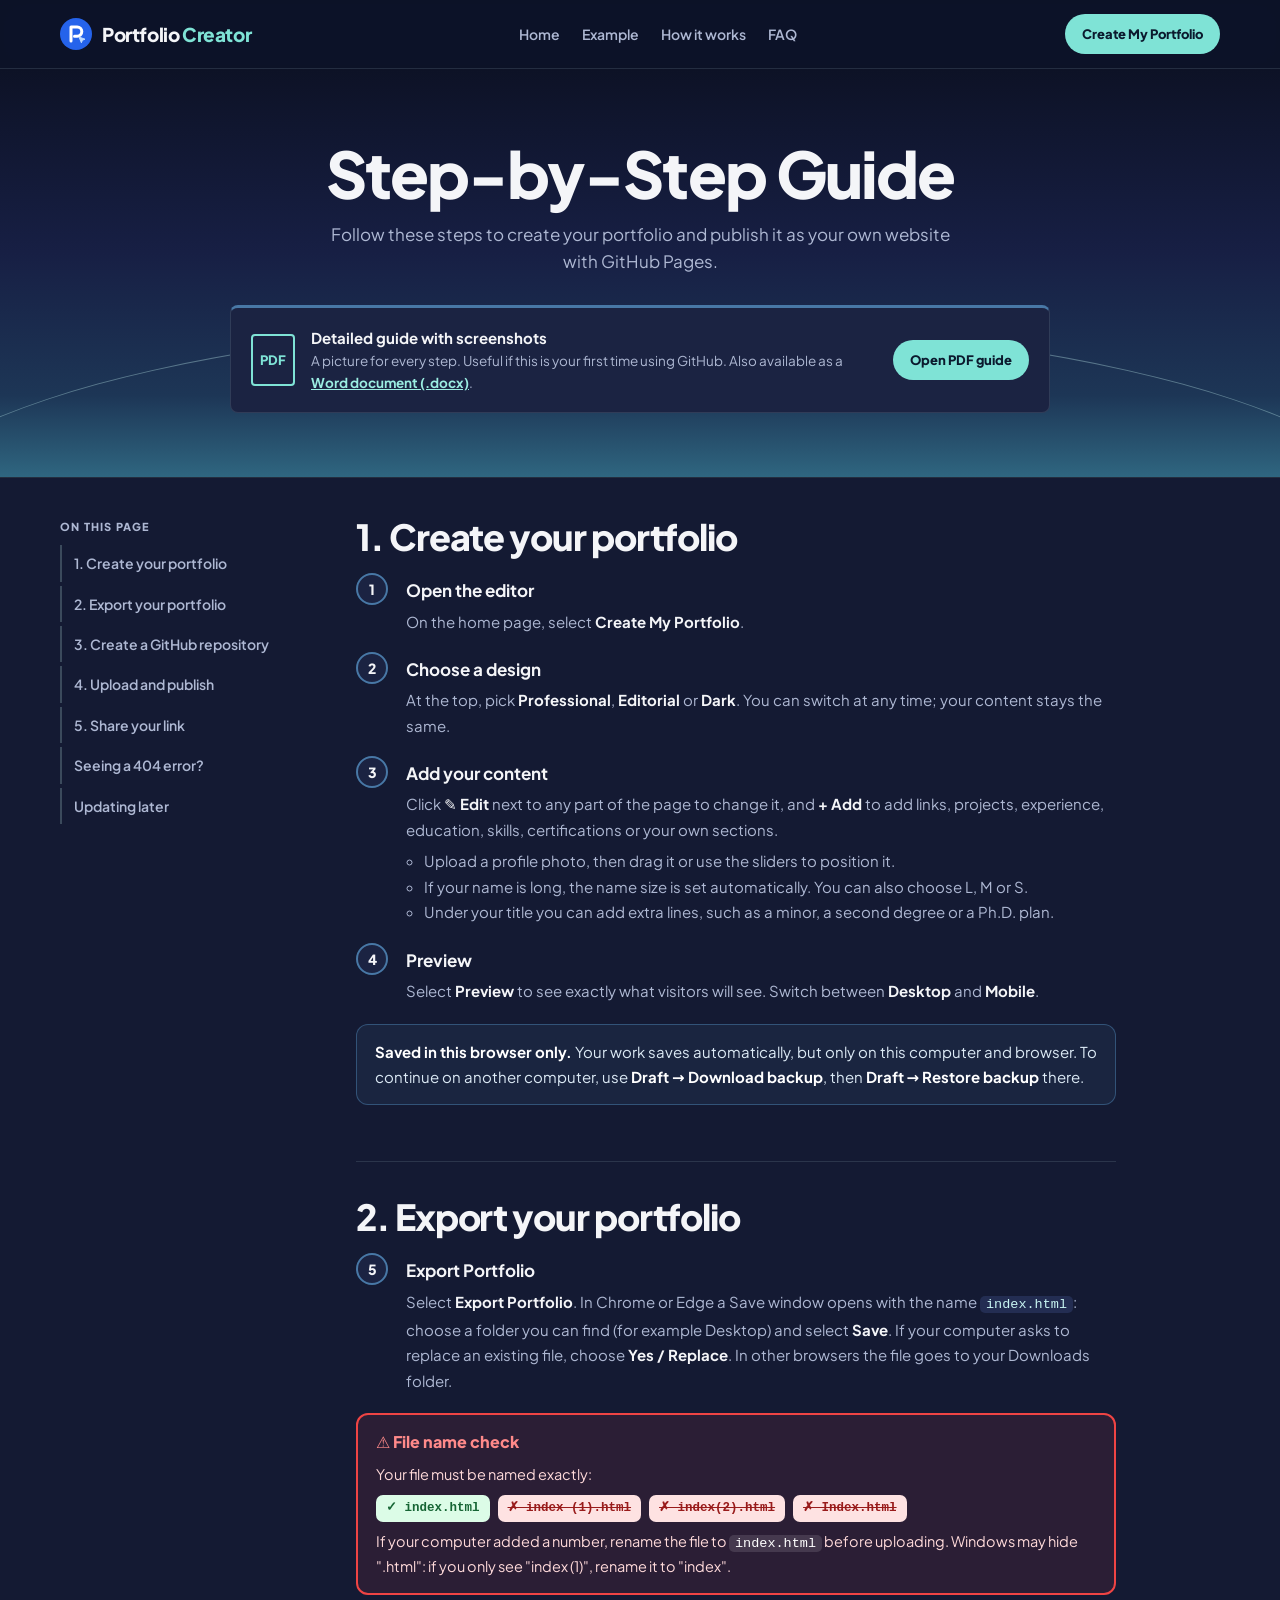
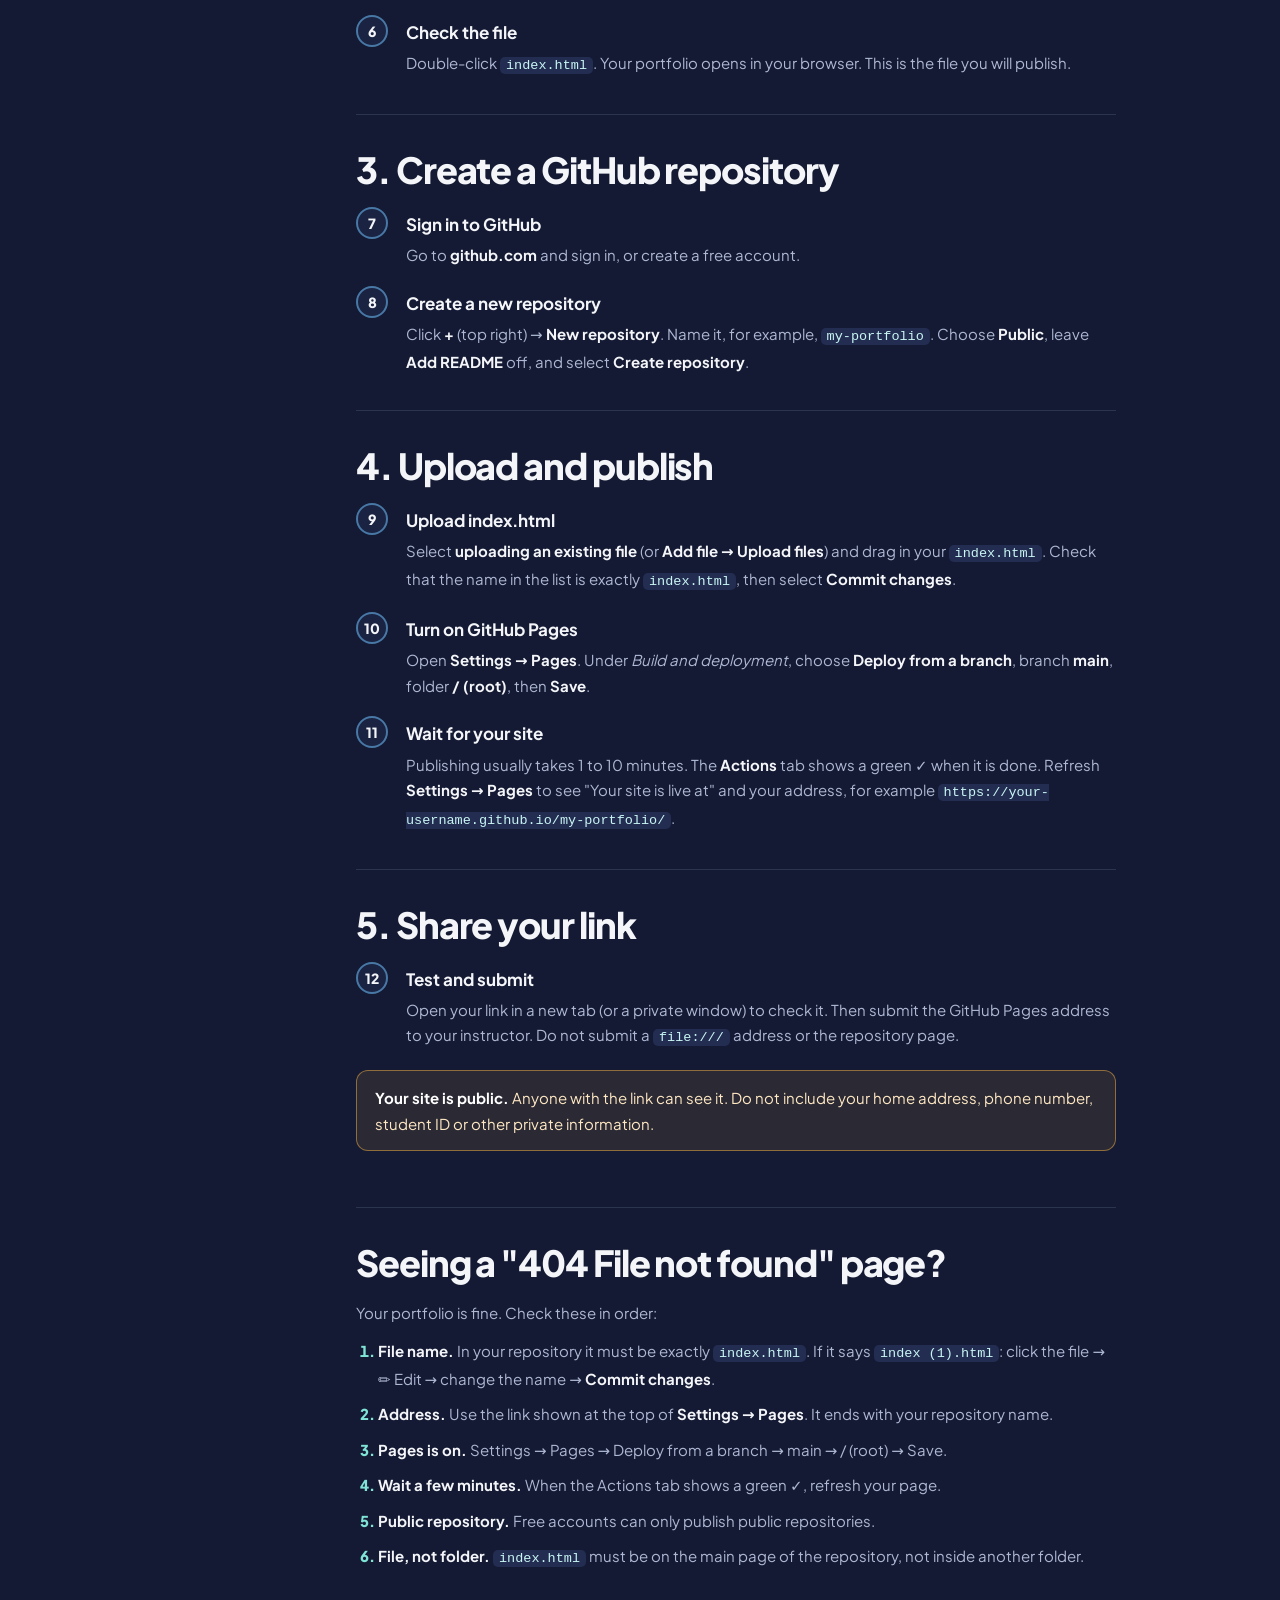
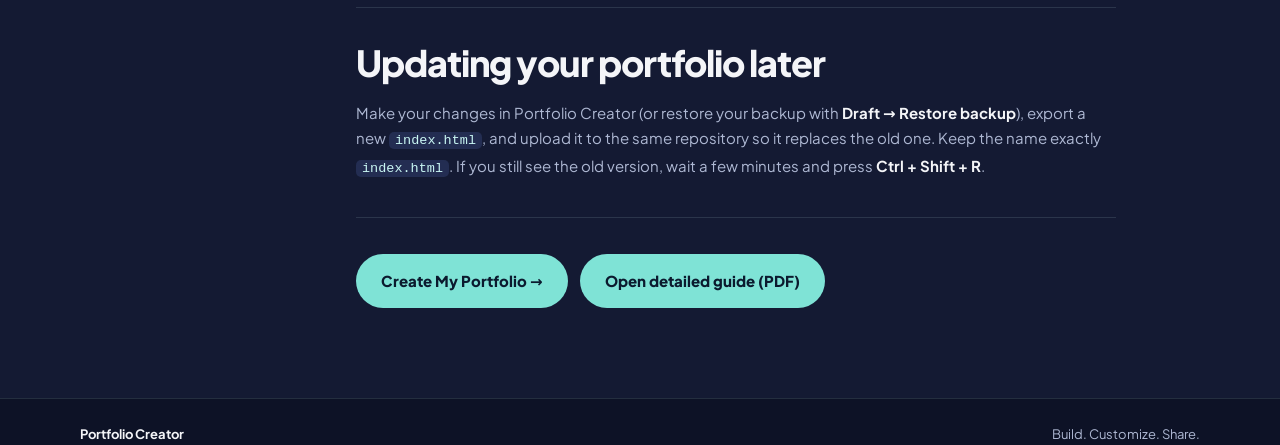
<file: guide.html>
<!DOCTYPE html>
<html lang="en">
<head>
    <meta charset="UTF-8">
    <meta name="viewport" content="width=device-width, initial-scale=1.0">
    <title>Step-by-Step Guide | Portfolio Creator</title>
    <meta name="description" content="Create a professional student portfolio website without coding, then publish it free with GitHub Pages.">
    <link rel="icon" href="data:image/svg+xml,%3Csvg xmlns='http://www.w3.org/2000/svg' viewBox='0 0 32 32'%3E%3Ccircle cx='16' cy='16' r='16' fill='%232563eb'/%3E%3Cpath d='M10.5 24V8.5h6.6a5 5 0 0 1 0 10H14' stroke='%23fff' stroke-width='3.6' fill='none' stroke-linecap='round' stroke-linejoin='round'/%3E%3Cpath d='M19 19.2l7 2.6-3 1.2-1.2 3z' fill='%23bfdbfe' stroke='%23bfdbfe' stroke-width='1.2' stroke-linejoin='round'/%3E%3C/svg%3E">
    <link rel="stylesheet" href="style.css?v=10">
    <link rel="stylesheet" href="theme.css?v=3">
</head>

<body class="guide-body">

    <a class="skip-link" href="#main">Skip to content</a>

    <header class="hx-nav">
        <div class="hx-wrap hx-nav-inner">
            <a href="index.html" class="hx-logo"><svg class="hx-logo-mark" width="32" height="32" viewBox="0 0 32 32" aria-hidden="true" focusable="false"><circle cx="16" cy="16" r="16" fill="#2563eb"/><path d="M11 23V9h6.2a4.6 4.6 0 0 1 0 9.2H14.5" stroke="#ffffff" stroke-width="3" fill="none" stroke-linecap="round" stroke-linejoin="round"/><path d="M19 19l6 2.2-2.6 1-1 2.6z" fill="#bfdbfe" stroke="#bfdbfe" stroke-width="1" stroke-linejoin="round"/></svg><span>Portfolio <span class="hx-logo-accent">Creator</span></span></a>

            <nav class="hx-links" aria-label="Main navigation">
                <a href="index.html">Home</a>
                <a href="example.html">Example</a>
                <a href="index.html#how-it-works">How it works</a>
                <a href="index.html#faq">FAQ</a>
            </nav>

            <a href="creator.html" class="hx-btn hx-btn-blue hx-btn-sm">Create My Portfolio</a>
        </div>
    </header>


    <main id="main">

        <section class="gd-hero">
            <div class="hx-wrap gd-narrow">
                <h1 class="hx-h2 gd-title">Step-by-Step Guide</h1>
                <p class="hx-sub">Follow these steps to create your portfolio and publish it as your own website with GitHub Pages.</p>

                <div class="gd-download">
                    <span class="gd-doc-icon" aria-hidden="true">PDF</span>
                    <div>
                        <strong>Detailed guide with screenshots</strong>
                        <p>A picture for every step. Useful if this is your first time using GitHub.
                            Also available as a <a href="Portfolio_Creator_Student_Instructions.docx" download>Word document (.docx)</a>.</p>
                    </div>
                    <a class="hx-btn hx-btn-blue hx-btn-sm" href="Portfolio_Creator_Student_Instructions.pdf" target="_blank" rel="noopener">Open PDF guide</a>
                </div>
            </div>
        </section>

        <div class="hx-wrap gd-layout">

            <nav class="gd-toc" aria-label="Guide sections">
                <p>On this page</p>
                <a href="#part-1">1. Create your portfolio</a>
                <a href="#part-2">2. Export your portfolio</a>
                <a href="#part-3">3. Create a GitHub repository</a>
                <a href="#part-4">4. Upload and publish</a>
                <a href="#part-5">5. Share your link</a>
                <a href="#help">Seeing a 404 error?</a>
                <a href="#update">Updating later</a>
            </nav>

            <div class="gd-content">

                <section class="gd-part" id="part-1">
                    <h2>1. Create your portfolio</h2>
                    <ol class="gd-steps">
                    <li class="gd-step"><span class="gd-num">1</span><div><h3>Open the editor</h3><p>On the home page, select <strong>Create My Portfolio</strong>.</p></div></li>
                    <li class="gd-step"><span class="gd-num">2</span><div><h3>Choose a design</h3><p>At the top, pick <strong>Professional</strong>, <strong>Editorial</strong> or <strong>Dark</strong>. You can switch at any time; your content stays the same.</p></div></li>
                    <li class="gd-step"><span class="gd-num">3</span><div><h3>Add your content</h3><p>Click <strong>✎ Edit</strong> next to any part of the page to change it, and <strong>+ Add</strong> to add links, projects, experience, education, skills, certifications or your own sections.</p><ul><li>Upload a profile photo, then drag it or use the sliders to position it.</li><li>If your name is long, the name size is set automatically. You can also choose L, M or S.</li><li>Under your title you can add extra lines, such as a minor, a second degree or a Ph.D. plan.</li></ul></div></li>
                    <li class="gd-step"><span class="gd-num">4</span><div><h3>Preview</h3><p>Select <strong>Preview</strong> to see exactly what visitors will see. Switch between <strong>Desktop</strong> and <strong>Mobile</strong>.</p></div></li>
                    </ol>
                    <p class="gd-note info"><strong>Saved in this browser only.</strong> Your work saves automatically, but only on this computer and browser. To continue on another computer, use <strong>Draft &rarr; Download backup</strong>, then <strong>Draft &rarr; Restore backup</strong> there.</p>
                </section>

                <section class="gd-part" id="part-2">
                    <h2>2. Export your portfolio</h2>
                    <ol class="gd-steps" start="5">
                    <li class="gd-step"><span class="gd-num">5</span><div><h3>Export Portfolio</h3><p>Select <strong>Export Portfolio</strong>. In Chrome or Edge a Save window opens with the name <code>index.html</code>: choose a folder you can find (for example Desktop) and select <strong>Save</strong>. If your computer asks to replace an existing file, choose <strong>Yes / Replace</strong>. In other browsers the file goes to your Downloads folder.</p></div></li>
                    </ol>
                    <div class="gd-note danger">
                        <p class="gd-note-title">⚠ File name check</p>
                        <p>Your file must be named exactly:</p>
                        <p class="name-row"><span class="name-ok">✓ index.html</span><span class="name-bad">✗ index (1).html</span><span class="name-bad">✗ index(2).html</span><span class="name-bad">✗ Index.html</span></p>
                        <p>If your computer added a number, rename the file to <code>index.html</code> before uploading. Windows may hide ".html": if you only see "index (1)", rename it to "index".</p>
                    </div>
                    <ol class="gd-steps" start="6">
                    <li class="gd-step"><span class="gd-num">6</span><div><h3>Check the file</h3><p>Double-click <code>index.html</code>. Your portfolio opens in your browser. This is the file you will publish.</p></div></li>
                    </ol>
                </section>

                <section class="gd-part" id="part-3">
                    <h2>3. Create a GitHub repository</h2>
                    <ol class="gd-steps" start="7">
                    <li class="gd-step"><span class="gd-num">7</span><div><h3>Sign in to GitHub</h3><p>Go to <strong>github.com</strong> and sign in, or create a free account.</p></div></li>
                    <li class="gd-step"><span class="gd-num">8</span><div><h3>Create a new repository</h3><p>Click <strong>+</strong> (top right) &rarr; <strong>New repository</strong>. Name it, for example, <code>my-portfolio</code>. Choose <strong>Public</strong>, leave <strong>Add README</strong> off, and select <strong>Create repository</strong>.</p></div></li>
                    </ol>
                </section>

                <section class="gd-part" id="part-4">
                    <h2>4. Upload and publish</h2>
                    <ol class="gd-steps" start="9">
                    <li class="gd-step"><span class="gd-num">9</span><div><h3>Upload index.html</h3><p>Select <strong>uploading an existing file</strong> (or <strong>Add file &rarr; Upload files</strong>) and drag in your <code>index.html</code>. Check that the name in the list is exactly <code>index.html</code>, then select <strong>Commit changes</strong>.</p></div></li>
                    <li class="gd-step"><span class="gd-num">10</span><div><h3>Turn on GitHub Pages</h3><p>Open <strong>Settings &rarr; Pages</strong>. Under <em>Build and deployment</em>, choose <strong>Deploy from a branch</strong>, branch <strong>main</strong>, folder <strong>/ (root)</strong>, then <strong>Save</strong>.</p></div></li>
                    <li class="gd-step"><span class="gd-num">11</span><div><h3>Wait for your site</h3><p>Publishing usually takes 1 to 10 minutes. The <strong>Actions</strong> tab shows a green ✓ when it is done. Refresh <strong>Settings &rarr; Pages</strong> to see "Your site is live at" and your address, for example <code>https://your-username.github.io/my-portfolio/</code>.</p></div></li>
                    </ol>
                </section>

                <section class="gd-part" id="part-5">
                    <h2>5. Share your link</h2>
                    <ol class="gd-steps" start="12">
                    <li class="gd-step"><span class="gd-num">12</span><div><h3>Test and submit</h3><p>Open your link in a new tab (or a private window) to check it. Then submit the GitHub Pages address to your instructor. Do not submit a <code>file:///</code> address or the repository page.</p></div></li>
                    </ol>
                    <p class="gd-note warn"><strong>Your site is public.</strong> Anyone with the link can see it. Do not include your home address, phone number, student ID or other private information.</p>
                </section>

                <section class="gd-part" id="help">
                    <h2>Seeing a "404 File not found" page?</h2>
                    <p class="gd-lead">Your portfolio is fine. Check these in order:</p>
                    <ol class="gd-checklist">
                        <li><strong>File name.</strong> In your repository it must be exactly <code>index.html</code>. If it says <code>index (1).html</code>: click the file &rarr; ✏️ Edit &rarr; change the name &rarr; <strong>Commit changes</strong>.</li>
                        <li><strong>Address.</strong> Use the link shown at the top of <strong>Settings &rarr; Pages</strong>. It ends with your repository name.</li>
                        <li><strong>Pages is on.</strong> Settings &rarr; Pages &rarr; Deploy from a branch &rarr; main &rarr; / (root) &rarr; Save.</li>
                        <li><strong>Wait a few minutes.</strong> When the Actions tab shows a green ✓, refresh your page.</li>
                        <li><strong>Public repository.</strong> Free accounts can only publish public repositories.</li>
                        <li><strong>File, not folder.</strong> <code>index.html</code> must be on the main page of the repository, not inside another folder.</li>
                    </ol>
                </section>

                <section class="gd-part" id="update">
                    <h2>Updating your portfolio later</h2>
                    <p>Make your changes in Portfolio Creator (or restore your backup with <strong>Draft &rarr; Restore backup</strong>), export a new <code>index.html</code>, and upload it to the same repository so it replaces the old one. Keep the name exactly <code>index.html</code>. If you still see the old version, wait a few minutes and press <strong>Ctrl + Shift + R</strong>.</p>
                </section>

                <div class="gd-end">
                    <a class="hx-btn hx-btn-blue" href="creator.html">Create My Portfolio →</a>
                    <a class="hx-btn hx-btn-blue" href="Portfolio_Creator_Student_Instructions.pdf" target="_blank" rel="noopener">Open detailed guide (PDF)</a>
                </div>

            </div>
        </div>

    </main>


    <footer>
        <div class="container footer-content">
            <strong>Portfolio Creator</strong>
            <span>Build. Customize. Share.</span>
        </div>
    </footer>

</body>
</html>
</file>
<file: style.css>
* {
    box-sizing: border-box;
    margin: 0;
    padding: 0;
}

html {
    scroll-behavior: smooth;
}

body {
    font-family: Arial, Helvetica, sans-serif;
    background: #ffffff;
    color: #0f172a;
    line-height: 1.6;
}

.container {
    width: min(1120px, 90%);
    margin: 0 auto;
}

.button {
    display: inline-block;
    padding: 13px 21px;
    border-radius: 9px;
    text-decoration: none;
    font-weight: 700;
    font-size: 15px;
    transition: 0.2s;
}

.primary {
    background: #2563eb;
    color: white;
    box-shadow: 0 8px 20px rgba(37, 99, 235, 0.20);
}

.primary:hover {
    background: #1d4ed8;
    transform: translateY(-2px);
}

.project-image {
    height: 55px;
    border-radius: 6px;
    margin-bottom: 9px;
    background: linear-gradient(135deg, #2563eb, #93c5fd);
}

.section-label {
    color: #2563eb;
    font-size: 12px;
    font-weight: 800;
    letter-spacing: 1.5px;
    margin-bottom: 8px;
}

/* FOOTER */

footer {
    border-top: 1px solid #e2e8f0;
    padding: 25px 0;
    background: #f8fafc;
}

.footer-content {
    display: flex;
    justify-content: space-between;
    color: #64748b;
    font-size: 13px;
}

.footer-content strong {
    color: #0f172a;
}

@media (max-width: 520px) {

    .button {
        text-align: center;
    }

    .footer-content {
        flex-direction: column;
        gap: 5px;
    }
}

/* CREATE CTA */

.create-cta {
    margin-top: 55px;
    padding: 32px 36px;
    border-radius: 15px;
    background: #eff6ff;
    border: 1px solid #bfdbfe;
    display: flex;
    justify-content: space-between;
    align-items: center;
    gap: 30px;
}

.create-cta h3 {
    font-size: 21px;
    margin-bottom: 3px;
}

/* EXAMPLE PORTFOLIO MOBILE */

@media (max-width: 800px) {

    .create-cta {
        flex-direction: column;
        align-items: flex-start;
    }
}

/* Hidden when this stylesheet loads (see creator.html) */
.load-warning {
    display: none !important;
}

/* ========================================
   SHARED ACCESSIBILITY HELPERS
======================================== */

:focus-visible {
    outline: 3px solid #2563eb;
    outline-offset: 2px;
}

.skip-link {
    position: absolute;
    left: 12px;
    top: -60px;
    z-index: 2000;
    padding: 10px 14px;
    border-radius: 8px;
    background: #0f172a;
    color: #ffffff;
    font-size: 14px;
    font-weight: 700;
    text-decoration: none;
}

.skip-link:focus {
    top: 12px;
}

.visually-hidden {
    position: absolute !important;
    width: 1px;
    height: 1px;
    overflow: hidden;
    clip: rect(0 0 0 0);
    white-space: nowrap;
}

/* ========================================
   PORTFOLIO CREATOR (EDITOR)
======================================== */

.creator-body {
    background: #eef2f7;
}

/* TOP TOOLBAR */

.creator-toolbar {
    position: sticky;
    top: 0;
    z-index: 100;
    background: rgba(255, 255, 255, 0.96);
    border-bottom: 1px solid #e2e8f0;
    box-shadow: 0 3px 12px rgba(15, 23, 42, 0.04);
}

.creator-toolbar-content {
    min-height: 68px;
    display: grid;
    grid-template-columns: 1fr auto 1fr;
    align-items: center;
    gap: 16px;
}

.creator-back {
    color: #64748b;
    text-decoration: none;
    font-size: 14px;
    font-weight: 600;
}

.creator-back:hover {
    color: #2563eb;
}

.creator-back {
    display: inline-flex;
    align-items: center;
    gap: 10px;
    justify-self: start;
}

.creator-back-mark {
    flex: none;
    display: block;
}

.editing-status {
    display: flex;
    align-items: center;
    gap: 8px;
    font-size: 13px;
    font-weight: 700;
    color: #334155;
}

.status-dot {
    width: 8px;
    height: 8px;
    flex: none;
    background: #22c55e;
    border-radius: 50%;
}

.editing-status[data-state="pending"] .status-dot { background: #f59e0b; }
.editing-status[data-state="error"] { color: #b91c1c; }
.editing-status[data-state="error"] .status-dot { background: #dc2626; }

.creator-actions {
    justify-self: end;
    display: flex;
    gap: 8px;
}

.toolbar-button {
    border: 1px solid transparent;
    border-radius: 8px;
    padding: 10px 15px;
    font: inherit;
    font-size: 13px;
    font-weight: 700;
    cursor: pointer;
    transition: 0.2s;
    white-space: nowrap;
}

.save-button,
.preview-button {
    background: #ffffff;
    border-color: #cbd5e1;
    color: #334155;
}

.save-button:hover,
.preview-button:hover {
    border-color: #2563eb;
    color: #2563eb;
}

.export-button {
    background: #2563eb;
    color: #ffffff;
}

.export-button:hover {
    background: #1d4ed8;
}

/* SETTINGS ROW (design, progress, storage note, draft menu) */

.settings-bar {
    position: sticky;
    top: 68px;
    z-index: 90;
    background: rgba(255, 255, 255, 0.97);
    border-bottom: 1px solid #e2e8f0;
}

.settings-bar-content {
    display: grid;
    grid-template-columns: 1fr auto 1fr;
    align-items: center;
    gap: 20px;
    min-height: 54px;
}

.settings-group {
    display: flex;
    align-items: center;
    gap: 12px;
}

.settings-label {
    color: #94a3b8;
    font-size: 11px;
    font-weight: 800;
    letter-spacing: 1.2px;
    text-transform: uppercase;
}

.theme-picker {
    display: inline-flex;
    gap: 2px;
    padding: 3px;
    border-radius: 10px;
    background: #f1f5f9;
}

.theme-option {
    display: inline-flex;
    align-items: center;
    gap: 7px;
    padding: 6px 12px;
    border: 0;
    border-radius: 8px;
    background: transparent;
    color: #475569;
    font: inherit;
    font-size: 12.5px;
    font-weight: 700;
    cursor: pointer;
    transition: background-color 0.15s, color 0.15s, box-shadow 0.15s;
}

.theme-option:hover {
    color: #0f172a;
}

.theme-option[aria-checked="true"] {
    background: #ffffff;
    color: #1d4ed8;
    box-shadow: 0 1px 3px rgba(15, 23, 42, 0.14);
}

.theme-swatch {
    width: 16px;
    height: 16px;
    flex: none;
    border-radius: 50%;
    border: 1px solid rgba(15, 23, 42, 0.18);
}

.swatch-professional { background: linear-gradient(135deg, #ffffff 50%, #2563eb 50%); }
.swatch-editorial { background: linear-gradient(135deg, #f7f3ec 50%, #9a3412 50%); }
.swatch-dark { background: linear-gradient(135deg, #0a0b10 50%, #8b5cf6 50%); }

/* Popovers built on <details> */

.settings-pop {
    position: relative;
}

.settings-pop > summary {
    list-style: none;
    cursor: pointer;
}

.settings-pop > summary::-webkit-details-marker {
    display: none;
}

.pop-caret {
    font-size: 10px;
    color: #94a3b8;
    transition: transform 0.15s;
}

.settings-pop[open] .pop-caret {
    transform: rotate(180deg);
}

.pop-panel {
    position: absolute;
    top: calc(100% + 8px);
    z-index: 120;
    width: 280px;
    padding: 14px;
    border: 1px solid #e2e8f0;
    border-radius: 12px;
    background: #ffffff;
    box-shadow: 0 18px 40px rgba(15, 23, 42, 0.16);
    animation: modalOpen 0.15s ease;
}

.pop-center {
    left: 50%;
    transform: translateX(-50%);
    animation: none;
}

.pop-right {
    right: 0;
}

.pop-title {
    margin-bottom: 8px;
    color: #0f172a;
    font-size: 13px;
    font-weight: 800;
}

.pop-text {
    color: #475569;
    font-size: 12.5px;
    line-height: 1.55;
}

.pop-text + .pop-text {
    margin-top: 8px;
}

.pop-hint {
    margin-top: 12px;
    padding-top: 10px;
    border-top: 1px solid #f1f5f9;
    color: #94a3b8;
    font-size: 11.5px;
}

/* Progress */

.progress-summary {
    display: flex;
    align-items: center;
    gap: 10px;
    padding: 7px 10px;
    border-radius: 9px;
    color: #0f172a;
    font-size: 12.5px;
    font-weight: 700;
    white-space: nowrap;
}

.progress-summary:hover {
    background: #f8fafc;
}

.progress-track {
    width: 120px;
    height: 6px;
    border-radius: 99px;
    background: #e2e8f0;
    overflow: hidden;
}

.progress-fill {
    display: block;
    height: 100%;
    width: 0;
    border-radius: 99px;
    background: linear-gradient(90deg, #2563eb, #22c55e);
    transition: width 0.35s ease;
}

.progress-list {
    list-style: none;
    display: grid;
    gap: 7px;
    font-size: 13px;
    color: #64748b;
}

.progress-list li::before {
    content: "○";
    display: inline-block;
    width: 18px;
    color: #94a3b8;
}

.progress-list li.done {
    color: #0f172a;
}

.progress-list li.done::before {
    content: "✓";
    color: #16a34a;
    font-weight: 800;
}

/* Right side: storage note + Draft menu */

.settings-right {
    justify-self: end;
    display: flex;
    align-items: center;
    gap: 10px;
}

.storage-note {
    padding: 7px 10px;
    border-radius: 9px;
    color: #92400e;
    font-size: 12px;
    font-weight: 700;
    white-space: nowrap;
}

.storage-note .note-short {
    display: none;
}

.storage-note:hover {
    background: #fffbeb;
}

.draft-button {
    display: inline-flex;
    align-items: center;
    gap: 6px;
    background: #ffffff;
    border-color: #cbd5e1;
    color: #334155;
    padding: 8px 13px;
}

.draft-button:hover {
    border-color: #2563eb;
    color: #2563eb;
}

.draft-menu {
    width: 230px;
    padding: 6px;
}

.menu-item {
    display: flex;
    align-items: center;
    gap: 10px;
    width: 100%;
    padding: 9px 12px;
    border: 0;
    border-radius: 8px;
    background: transparent;
    color: #334155;
    font: inherit;
    font-size: 13px;
    font-weight: 600;
    text-align: left;
    cursor: pointer;
}

.menu-item > span[aria-hidden] {
    width: 20px;
    flex: none;
    text-align: center;
}

.menu-item:hover,
.menu-item:focus-visible {
    background: #f1f5f9;
}

.menu-item.danger {
    color: #be123c;
}

.menu-item.danger:hover {
    background: #fff1f2;
}

.draft-menu hr {
    margin: 4px 0;
    border: 0;
    border-top: 1px solid #f1f5f9;
}

/* Toolbar Save is a quieter text button in this layout */
.creator-actions .save-button {
    border-color: transparent;
    background: transparent;
}

.creator-actions .save-button:hover {
    background: #f1f5f9;
    border-color: transparent;
}

/* Editor canvas: portfolio renders inside a framed "page" */

.editor-frame {
    width: min(1240px, calc(100% - 32px));
    margin: 26px auto 70px;
    border: 1px solid #dbe2ea;
    border-radius: 18px;
    overflow: hidden;
    /* clip keeps the rounded corners without breaking the sticky portfolio menu */
    overflow: clip;
    background: #ffffff;
    box-shadow: 0 25px 60px rgba(15, 23, 42, 0.10);
}

/* Editing tip bar */

.editor-hint {
    display: flex;
    align-items: center;
    gap: 12px;
    padding: 11px 18px;
    background: #eff6ff;
    border-bottom: 1px solid #dbeafe;
    color: #1e3a8a;
    font-size: 13px;
    line-height: 1.5;
}

.editor-hint[hidden] {
    display: none;
}

.editor-hint p {
    flex: 1;
}

.hint-icon {
    flex: none;
    width: 26px;
    height: 26px;
    border-radius: 7px;
    background: #2563eb;
    color: #ffffff;
    display: grid;
    place-items: center;
    font-size: 13px;
}

.hint-chip {
    display: inline-block;
    padding: 1px 7px;
    border: 1px solid #bfdbfe;
    border-radius: 6px;
    background: #ffffff;
    color: #1d4ed8;
    font-size: 11.5px;
    font-weight: 800;
    white-space: nowrap;
}

.hint-chip.dashed {
    border-style: dashed;
    border-color: #94a3b8;
    color: #334155;
}

.hint-close {
    flex: none;
    padding: 2px 7px;
    border: 0;
    border-radius: 6px;
    background: transparent;
    color: #64748b;
    font-size: 20px;
    line-height: 1;
    cursor: pointer;
}

.hint-close:hover {
    background: #dbeafe;
    color: #0f172a;
}

/* ----- Inline editing controls (only exist in edit mode) ----- */

.ed-btn {
    display: inline-flex;
    align-items: center;
    gap: 4px;
    vertical-align: middle;
    padding: 5px 9px;
    border: 1px solid #bfdbfe;
    border-radius: 7px;
    background: #eff6ff;
    color: #1d4ed8;
    font-family: Arial, Helvetica, sans-serif;
    font-size: 11px;
    font-weight: 800;
    letter-spacing: 0;
    line-height: 1.2;
    text-transform: none;
    cursor: pointer;
    white-space: nowrap;
    transition: 0.15s;
    -webkit-text-fill-color: currentColor;
}

.ed-btn:hover {
    background: #dbeafe;
    border-color: #93c5fd;
}

.ed-btn.ed-danger {
    border-color: #fecdd3;
    background: #fff1f2;
    color: #be123c;
}

.ed-btn.ed-danger:hover {
    background: #ffe4e6;
}

.ed-btn.ed-icon {
    padding: 5px 8px;
}

.ed-btn:disabled {
    opacity: 0.4;
    cursor: not-allowed;
}

.ed-inline {
    margin-left: 10px;
    position: relative;
    top: -0.15em;
}

.ed-add {
    display: inline-flex;
    align-items: center;
    gap: 6px;
    padding: 10px 14px;
    border: 1.5px dashed #94a3b8;
    border-radius: 10px;
    background: rgba(255, 255, 255, 0.85);
    color: #334155;
    font-family: Arial, Helvetica, sans-serif;
    font-size: 13px;
    font-weight: 700;
    cursor: pointer;
    transition: 0.15s;
}

.ed-add:hover {
    border-color: #2563eb;
    color: #1d4ed8;
    background: #ffffff;
}

.ed-placeholder {
    opacity: 0.6;
    font-style: italic;
}

.ed-tag {
    display: inline-block;
    padding: 3px 8px;
    border-radius: 6px;
    background: #fef3c7;
    color: #92400e;
    font-family: Arial, Helvetica, sans-serif;
    font-size: 11px;
    font-weight: 800;
    font-style: normal;
}

.ed-link-wrap {
    display: inline-flex;
    align-items: center;
    gap: 4px;
}

.ed-card-tools {
    display: flex;
    flex-wrap: wrap;
    align-items: center;
    gap: 6px;
    padding: 10px 12px;
    border-bottom: 1px dashed #cbd5e1;
    background: #f8fafc;
}

.ed-card-tools .ed-spacer {
    flex: 1;
}

.ed-handle {
    cursor: grab;
    font-size: 14px;
    letter-spacing: -2px;
}

.ed-placeholder-card .pf-project-body {
    opacity: 0.7;
}

.ed-dragging {
    opacity: 0.45;
}

.ed-drop-target {
    outline: 3px dashed #2563eb;
    outline-offset: 4px;
}

.ed-media-tools {
    position: absolute;
    left: 10px;
    right: 10px;
    bottom: 10px;
    z-index: 2;
    display: flex;
    flex-wrap: wrap;
    gap: 6px;
    justify-content: space-between;
}

.ed-segment {
    display: inline-flex;
    border: 1px solid #bfdbfe;
    border-radius: 7px;
    overflow: hidden;
    background: #ffffff;
}

.ed-segment button {
    border: 0;
    padding: 5px 9px;
    background: #ffffff;
    color: #475569;
    font-family: Arial, Helvetica, sans-serif;
    font-size: 11px;
    font-weight: 800;
    cursor: pointer;
}

.ed-segment button[aria-pressed="true"] {
    background: #2563eb;
    color: #ffffff;
}

.ed-photo-tools {
    width: 100%;
    max-width: 280px;
    margin-top: 18px;
    padding: 14px;
    border: 1px dashed #94a3b8;
    border-radius: 12px;
    background: rgba(255, 255, 255, 0.92);
    color: #334155;
    font-family: Arial, Helvetica, sans-serif;
    font-size: 12px;
}

.ed-photo-tools .ed-row {
    display: flex;
    flex-wrap: wrap;
    gap: 6px;
    justify-content: center;
}

.ed-photo-tools label {
    display: grid;
    grid-template-columns: 74px 1fr;
    align-items: center;
    gap: 8px;
    margin-top: 9px;
    font-weight: 700;
}

.ed-photo-tools input[type="range"] {
    width: 100%;
    accent-color: #2563eb;
}

.ed-photo-tools p {
    margin-top: 9px;
    color: #64748b;
    font-size: 11px;
    text-align: center;
}

.ed-draggable-photo {
    cursor: grab;
    touch-action: none;
}

.ed-draggable-photo:active {
    cursor: grabbing;
}

.ed-section-tools {
    display: flex;
    flex-wrap: wrap;
    gap: 8px;
    margin-top: 22px;
}

.ed-add-sections {
    padding: 34px 0;
    border-top: 1px dashed #cbd5e1;
    background: repeating-linear-gradient(135deg, rgba(148, 163, 184, 0.06) 0 10px, transparent 10px 20px);
}

.ed-add-sections h2 {
    font-family: Arial, Helvetica, sans-serif;
    font-size: 16px;
    margin-bottom: 4px;
}

.ed-add-sections p {
    font-family: Arial, Helvetica, sans-serif;
    font-size: 13px;
    opacity: 0.75;
    margin-bottom: 14px;
}

.ed-name-size {
    display: flex;
    flex-wrap: wrap;
    align-items: center;
    gap: 8px;
    margin: -2px 0 18px;
    font-family: Arial, Helvetica, sans-serif;
    font-size: 12px;
}

.ed-size-label {
    font-weight: 800;
    color: #64748b;
    text-transform: uppercase;
    letter-spacing: 1px;
    font-size: 10.5px;
}

.ed-name-size .ed-segment button {
    min-width: 30px;
}

.ed-add-line {
    margin-top: 6px;
    padding: 7px 12px;
    font-size: 12px;
}

.ed-size-hint {
    color: #64748b;
    font-size: 11px;
    font-weight: 700;
}

.ed-add-big {
    display: flex;
    width: 100%;
    max-width: 560px;
    margin-top: 14px;
    padding: 16px 18px;
    gap: 14px;
    text-align: left;
}

.ed-add-big .ed-plus {
    flex: none;
    width: 36px;
    height: 36px;
    border-radius: 10px;
    background: #2563eb;
    color: #ffffff;
    display: grid;
    place-items: center;
    font-size: 22px;
    font-weight: 700;
}

.ed-add-big strong {
    display: block;
    font-size: 14px;
    color: #0f172a;
}

.ed-add-big small {
    display: block;
    margin-top: 2px;
    color: #64748b;
    font-size: 12px;
    font-weight: 600;
}

.ed-ideas {
    display: flex;
    flex-wrap: wrap;
    align-items: center;
    gap: 6px;
    margin-top: 12px;
    font-family: Arial, Helvetica, sans-serif;
    font-size: 12px;
}

.ed-ideas > span {
    margin-right: 4px;
    font-weight: 700;
    opacity: 0.75;
}

.ed-idea {
    padding: 5px 10px;
    border: 1px solid #cbd5e1;
    border-radius: 99px;
    background: #ffffff;
    color: #334155;
    font: inherit;
    font-size: 12px;
    font-weight: 700;
    cursor: pointer;
}

.ed-idea:hover {
    border-color: #2563eb;
    color: #1d4ed8;
}

.ed-entry-tools {
    display: flex;
    gap: 6px;
    margin-top: 10px;
}

/* ========================================
   DIALOGS (native <dialog>)
======================================== */

.modal {
    width: min(560px, calc(100% - 32px));
    max-height: calc(100vh - 40px);
    margin: auto;
    padding: 0;
    border: 1px solid #e2e8f0;
    border-radius: 18px;
    background: #ffffff;
    color: #0f172a;
    box-shadow: 0 25px 60px rgba(15, 23, 42, 0.22);
    overflow: hidden;
}

.modal[open] {
    display: flex;
    flex-direction: column;
    animation: modalOpen 0.2s ease;
}

.modal::backdrop {
    background: rgba(15, 23, 42, 0.55);
    backdrop-filter: blur(4px);
}

.modal > form {
    display: flex;
    flex-direction: column;
    flex: 1;
    min-height: 0;
}

.modal-body {
    flex: 1;
    min-height: 0;
}

.pf-project > .ed-card-tools {
    grid-column: 1 / -1;
}

.modal-wide {
    width: min(680px, calc(100% - 32px));
}

@keyframes modalOpen {
    from { opacity: 0; transform: translateY(10px) scale(0.98); }
    to { opacity: 1; transform: none; }
}

.modal-header {
    display: flex;
    justify-content: space-between;
    align-items: flex-start;
    gap: 16px;
    padding: 24px 28px 18px;
    border-bottom: 1px solid #f1f5f9;
}

.modal-label {
    margin-bottom: 4px;
    color: #2563eb;
    font-size: 10px;
    font-weight: 800;
    letter-spacing: 1.5px;
}

.modal-header h2 {
    font-size: 22px;
    letter-spacing: -0.5px;
    line-height: 1.25;
}

.modal-close {
    flex: none;
    width: 34px;
    height: 34px;
    border: 0;
    border-radius: 8px;
    background: #f8fafc;
    color: #64748b;
    font-size: 22px;
    line-height: 1;
    cursor: pointer;
}

.modal-close:hover {
    background: #f1f5f9;
    color: #0f172a;
}

.modal-body {
    padding: 22px 28px;
    overflow-y: auto;
}

.modal-actions {
    display: flex;
    justify-content: flex-end;
    gap: 10px;
    padding: 16px 28px 22px;
    background: #f8fafc;
    border-top: 1px solid #f1f5f9;
}

.btn-cancel,
.btn-save {
    padding: 11px 17px;
    border-radius: 8px;
    font: inherit;
    font-size: 13px;
    font-weight: 800;
    cursor: pointer;
    transition: 0.2s;
}

.btn-cancel {
    background: #ffffff;
    border: 1px solid #cbd5e1;
    color: #475569;
}

.btn-cancel:hover {
    background: #f1f5f9;
}

.btn-save {
    background: #2563eb;
    border: 1px solid #2563eb;
    color: #ffffff;
    box-shadow: 0 5px 12px rgba(37, 99, 235, 0.18);
}

.btn-save:hover {
    background: #1d4ed8;
}

/* Form fields */

.field + .field {
    margin-top: 16px;
}

.field label,
.field .field-title {
    display: block;
    margin-bottom: 6px;
    color: #334155;
    font-size: 13px;
    font-weight: 700;
}

.field .optional {
    color: #94a3b8;
    font-weight: 600;
}

.field input[type="text"],
.field input[type="url"],
.field input[type="email"],
.field textarea {
    width: 100%;
    padding: 12px 14px;
    border: 1px solid #cbd5e1;
    border-radius: 10px;
    background: #ffffff;
    color: #0f172a;
    font: inherit;
    font-size: 14px;
    transition: 0.2s;
}

.field textarea {
    min-height: 110px;
    resize: vertical;
    line-height: 1.6;
}

.field input:focus,
.field textarea:focus {
    outline: none;
    border-color: #2563eb;
    box-shadow: 0 0 0 3px rgba(37, 99, 235, 0.15);
}

.field [aria-invalid="true"] {
    border-color: #dc2626;
    box-shadow: 0 0 0 3px rgba(220, 38, 38, 0.12);
}

.field-hint {
    margin-top: 6px;
    color: #64748b;
    font-size: 12px;
    line-height: 1.5;
}

.field-error {
    margin-top: 6px;
    color: #b91c1c;
    font-size: 12px;
    font-weight: 700;
}

.field-error:empty {
    display: none;
}

.field-divider {
    margin: 22px 0 14px;
    padding-top: 16px;
    border-top: 1px solid #f1f5f9;
    color: #64748b;
    font-size: 11px;
    font-weight: 800;
    letter-spacing: 1.2px;
}

.image-field {
    display: grid;
    grid-template-columns: 150px 1fr;
    gap: 14px;
    align-items: center;
}

.image-field-preview {
    height: 96px;
    border: 1px solid #e2e8f0;
    border-radius: 10px;
    background: repeating-conic-gradient(#f1f5f9 0 25%, #ffffff 0 50%) 0 0 / 16px 16px;
    overflow: hidden;
    display: grid;
    place-items: center;
    color: #94a3b8;
    font-size: 11px;
    font-weight: 700;
}

.image-field-preview img {
    width: 100%;
    height: 100%;
}

.image-field-actions {
    display: flex;
    flex-wrap: wrap;
    gap: 8px;
    align-items: center;
}

.char-count {
    float: right;
    color: #94a3b8;
    font-size: 11px;
    font-weight: 600;
}

/* Publish guide */

.guide-steps {
    counter-reset: guide;
    list-style: none;
    display: grid;
    gap: 12px;
}

.guide-steps li {
    counter-increment: guide;
    position: relative;
    padding-left: 42px;
    color: #334155;
    font-size: 14px;
    line-height: 1.6;
}

.guide-steps li::before {
    content: counter(guide);
    position: absolute;
    left: 0;
    top: 0;
    width: 28px;
    height: 28px;
    border-radius: 8px;
    background: #eff6ff;
    color: #2563eb;
    display: grid;
    place-items: center;
    font-size: 13px;
    font-weight: 800;
}

.guide-steps code {
    padding: 1px 6px;
    border-radius: 5px;
    background: #f1f5f9;
    font-size: 13px;
}

.guide-callout {
    margin-top: 18px;
    padding: 14px 16px;
    border-radius: 10px;
    font-size: 13px;
    line-height: 1.6;
}

.guide-callout.info {
    background: #eff6ff;
    border: 1px solid #bfdbfe;
    color: #1e3a8a;
}

.guide-callout.warn {
    background: #fffbeb;
    border: 1px solid #fde68a;
    color: #78350f;
}

.guide-name-check p + p {
    margin-top: 8px;
}

.guide-name-check p[hidden] {
    display: none;
}

.name-check-title {
    padding-top: 8px;
    border-top: 1px dashed #fcd34d;
}

.name-row {
    display: flex;
    flex-wrap: wrap;
    gap: 8px;
}

.name-row span {
    padding: 3px 10px;
    border-radius: 7px;
    font-family: ui-monospace, Menlo, Consolas, monospace;
    font-size: 12.5px;
    font-weight: 700;
}

.name-ok {
    background: #dcfce7;
    color: #166534;
}

.name-bad {
    background: #fee2e2;
    color: #991b1b;
    text-decoration: line-through;
}

.guide-trouble {
    margin-top: 18px;
    border: 1px solid #e2e8f0;
    border-radius: 10px;
    background: #f8fafc;
}

.guide-trouble summary {
    padding: 12px 16px;
    color: #0f172a;
    font-size: 14px;
    font-weight: 800;
    cursor: pointer;
}

.guide-trouble ol {
    margin: 0;
    padding: 0 18px 14px 36px;
    display: grid;
    gap: 8px;
    color: #334155;
    font-size: 13px;
    line-height: 1.55;
}

.guide-trouble code {
    padding: 1px 5px;
    border-radius: 4px;
    background: #ffffff;
    font-size: 12px;
}

/* ========================================
   PREVIEW LAYER (shows the exact export)
======================================== */

.preview-layer {
    position: fixed;
    inset: 0;
    z-index: 500;
    display: flex;
    flex-direction: column;
    background: #1e293b;
}

.preview-layer[hidden] {
    display: none;
}

.preview-bar {
    display: flex;
    align-items: center;
    justify-content: space-between;
    gap: 12px;
    flex-wrap: wrap;
    padding: 10px 16px;
    background: #0f172a;
    color: #e2e8f0;
}

.preview-bar .toolbar-button.preview-back {
    background: #2563eb;
    color: #ffffff;
}

.preview-bar .toolbar-button.preview-back:hover {
    background: #1d4ed8;
}

.preview-title {
    font-size: 13px;
    font-weight: 700;
    color: #94a3b8;
}

.device-toggle {
    display: inline-flex;
    padding: 3px;
    border-radius: 9px;
    background: #1e293b;
}

.device-toggle button {
    border: 0;
    border-radius: 7px;
    padding: 7px 13px;
    background: transparent;
    color: #cbd5e1;
    font: inherit;
    font-size: 12px;
    font-weight: 700;
    cursor: pointer;
}

.device-toggle button[aria-pressed="true"] {
    background: #ffffff;
    color: #0f172a;
}

.preview-stage {
    flex: 1;
    display: flex;
    justify-content: center;
    align-items: stretch;
    overflow: auto;
    padding: 0;
}

.preview-stage iframe {
    width: 100%;
    height: 100%;
    border: 0;
    background: #ffffff;
}

.preview-stage.is-mobile {
    padding: 24px 16px;
    align-items: flex-start;
}

.preview-stage.is-mobile iframe {
    width: 390px;
    max-width: 100%;
    height: min(844px, calc(100vh - 120px));
    border: 10px solid #0b1220;
    border-radius: 36px;
    box-shadow: 0 30px 80px rgba(0, 0, 0, 0.45);
}

/* ========================================
   TOAST MESSAGES
======================================== */

.toast-region {
    position: fixed;
    left: 50%;
    bottom: 22px;
    z-index: 3000;
    transform: translateX(-50%);
    display: grid;
    gap: 8px;
    width: min(440px, calc(100% - 32px));
    pointer-events: none;
}

.toast {
    padding: 12px 16px;
    border-radius: 10px;
    background: #0f172a;
    color: #ffffff;
    font-size: 13px;
    font-weight: 600;
    box-shadow: 0 12px 30px rgba(15, 23, 42, 0.25);
    animation: modalOpen 0.2s ease;
}

.toast.error {
    background: #b91c1c;
}

.toast.success {
    background: #15803d;
}

/* ========================================
   CREATOR RESPONSIVE
======================================== */

@media (max-width: 1000px) {
    .settings-bar-content {
        grid-template-columns: auto 1fr auto;
        gap: 12px;
    }

    .progress-track {
        width: 70px;
    }

    .settings-label {
        display: none;
    }
}

@media (max-width: 800px) {
    .creator-toolbar-content {
        grid-template-columns: auto 1fr;
    }

    .editing-status {
        grid-column: 1 / -1;
        grid-row: 2;
        padding-bottom: 10px;
        font-size: 12px;
    }

    .settings-bar {
        position: static;
    }

    .settings-bar-content {
        grid-template-columns: 1fr auto;
        padding: 10px 0;
        row-gap: 8px;
    }

    .settings-group {
        grid-column: 1 / -1;
    }

    .theme-picker {
        width: 100%;
    }

    .theme-option {
        flex: 1;
        justify-content: center;
    }

    .progress-summary {
        padding-left: 0;
    }

    .editor-frame {
        width: 100%;
        margin: 0 0 40px;
        border-radius: 0;
        border-left: 0;
        border-right: 0;
    }

    .editor-hint {
        padding: 10px 14px;
        font-size: 12.5px;
    }
}

@media (max-width: 520px) {
    .creator-back {
        font-size: 0;
    }

    .creator-back::after {
        content: "← Home";
        font-size: 13px;
        white-space: nowrap;
    }

    .creator-back .creator-back-text {
        display: none;
    }

    .creator-back {
        gap: 8px;
    }

    .toolbar-button {
        padding: 9px 10px;
        font-size: 12px;
    }

    .storage-note .note-long {
        display: none;
    }

    .storage-note .note-short {
        display: inline;
    }

    .theme-option {
        padding: 6px 8px;
    }

    .pop-center {
        left: 0;
        transform: none;
    }

    .settings-bar-content > * {
        min-width: 0;
    }

    .progress-track {
        display: none;
    }

    .theme-option {
        gap: 5px;
        font-size: 12px;
    }

    .storage-note,
    .progress-summary {
        padding: 6px 4px;
    }

    .draft-button {
        padding: 7px 10px;
    }

    .image-field {
        grid-template-columns: 1fr;
    }

    .modal-header,
    .modal-body,
    .modal-actions {
        padding-left: 18px;
        padding-right: 18px;
    }

    .progress-list {
        grid-template-columns: 1fr;
    }
}

@media (prefers-reduced-motion: reduce) {
    *,
    *::before,
    *::after {
        animation-duration: 0.01ms !important;
        transition-duration: 0.01ms !important;
        scroll-behavior: auto !important;
    }
}

/* ========================================
   EXAMPLE PAGE: same portfolio in three designs
======================================== */

.example-switcher {
    position: sticky;
    top: 68px;
    z-index: 60;
    background: rgba(255, 255, 255, 0.97);
    border-bottom: 1px solid #e2e8f0;
    box-shadow: 0 3px 12px rgba(15, 23, 42, 0.04);
}

.example-switcher-content {
    display: grid;
    grid-template-columns: 1fr auto auto;
    gap: 24px;
    align-items: center;
    padding: 14px 0;
}

.example-intro .section-label {
    margin-bottom: 2px;
}

.example-lead {
    color: #64748b;
    font-size: 13.5px;
}

.example-tabs {
    display: inline-flex;
    gap: 2px;
    padding: 4px;
    border-radius: 12px;
    background: #f1f5f9;
}

.example-tabs [role="tab"] {
    display: inline-flex;
    align-items: center;
    gap: 8px;
    padding: 9px 14px;
    border: 0;
    border-radius: 9px;
    background: transparent;
    color: #475569;
    font: inherit;
    font-size: 13px;
    font-weight: 700;
    cursor: pointer;
    white-space: nowrap;
}

.example-tabs [role="tab"]:hover {
    color: #0f172a;
}

.example-tabs [role="tab"][aria-selected="true"] {
    background: #ffffff;
    color: #1d4ed8;
    box-shadow: 0 1px 3px rgba(15, 23, 42, 0.14);
}

.example-use {
    padding: 10px 16px;
    font-size: 13px;
    white-space: nowrap;
}

/* Each portfolio's menu stays visible while scrolling, just below the
   site menu and the design switcher (height measured in example.html). */
.example-stage .pf-nav {
    top: var(--ex-sticky-top, 0px);
}

.example-stage [id^="ex-"] {
    scroll-margin-top: calc(var(--ex-sticky-top, 0px) + 64px);
}

.example-stage .pf {
    min-height: 0;
}

.example-view[hidden] {
    display: none;
}

.example-cta-section {
    padding: 10px 0 70px;
    background: #ffffff;
}

@media (max-width: 1000px) {
    .example-switcher-content {
        grid-template-columns: 1fr auto;
    }

    .example-intro {
        grid-column: 1 / -1;
    }
}

@media (max-width: 640px) {
    .example-switcher {
        position: static;
    }

    .example-switcher-content {
        grid-template-columns: 1fr;
        gap: 12px;
    }

    .example-tabs {
        width: 100%;
    }

    .example-tabs [role="tab"] {
        flex: 1;
        justify-content: center;
        padding: 9px 6px;
        font-size: 12px;
        white-space: normal;
        text-align: center;
    }

    .example-tabs .theme-swatch {
        display: none;
    }

    .example-use {
        text-align: center;
    }
}

/* ========================================
   HOMEPAGE + shared top navigation
======================================== */

.hx-wrap {
    width: min(1160px, calc(100% - 48px));
    margin: 0 auto;
}

/* NAV (used on Home and Example) */

.hx-nav {
    position: sticky;
    top: 0;
    z-index: 70;
    background: rgba(255, 255, 255, 0.88);
    -webkit-backdrop-filter: saturate(160%) blur(12px);
    backdrop-filter: saturate(160%) blur(12px);
    border-bottom: 1px solid rgba(226, 232, 240, 0.8);
}

.hx-nav-inner {
    display: flex;
    align-items: center;
    justify-content: space-between;
    gap: 20px;
    height: 68px;
}

.hx-logo {
    display: flex;
    align-items: center;
    gap: 10px;
    color: #0f172a;
    font-size: 19px;
    font-weight: 800;
    letter-spacing: -0.4px;
    text-decoration: none;
    white-space: nowrap;
}

.hx-logo-mark {
    flex: none;
    width: 32px;
    height: 32px;
    display: block;
}

.hx-logo-accent {
    color: #2563eb;
}

.hx-links {
    display: flex;
    gap: 4px;
    padding: 4px;
    border-radius: 12px;
    background: #f1f5f9;
}

.hx-links a {
    padding: 7px 14px;
    border-radius: 8px;
    color: #475569;
    font-size: 14px;
    font-weight: 600;
    text-decoration: none;
    transition: background-color 0.15s, color 0.15s;
}

.hx-links a:hover {
    color: #0f172a;
}

.hx-links a.is-active {
    background: #ffffff;
    color: #0f172a;
    box-shadow: 0 1px 3px rgba(15, 23, 42, 0.1);
}

/* BUTTONS */

.hx-btn {
    display: inline-flex;
    align-items: center;
    justify-content: center;
    gap: 8px;
    padding: 14px 24px;
    border-radius: 12px;
    border: 1px solid transparent;
    font-size: 15px;
    font-weight: 700;
    text-decoration: none;
    white-space: nowrap;
    transition: transform 0.2s, background-color 0.2s, border-color 0.2s, color 0.2s;
}

.hx-btn:hover {
    transform: translateY(-2px);
}

.hx-btn-blue {
    background: #2563eb;
    color: #ffffff;
    box-shadow: 0 10px 24px rgba(37, 99, 235, 0.28);
}

.hx-btn-blue:hover {
    background: #1d4ed8;
}

.hx-btn-sm {
    padding: 9px 16px;
    border-radius: 10px;
    font-size: 13px;
    box-shadow: none;
}

/* HERO */

.hx-hero {
    position: relative;
    overflow-x: clip;
    padding: 72px 0 0;
    text-align: center;
    background: radial-gradient(900px 520px at 50% -10%, #dbeafe, transparent 70%);
}

.hx-title {
    max-width: 920px;
    margin: 0 auto 22px;
    font-size: clamp(40px, 6.4vw, 74px);
    line-height: 1.03;
    letter-spacing: -0.04em;
}

.hx-title em {
    font-style: normal;
    background: linear-gradient(90deg, #2563eb, #7c3aed);
    -webkit-background-clip: text;
    background-clip: text;
    color: transparent;
}

.hx-lead {
    max-width: 640px;
    margin: 0 auto 32px;
    color: #64748b;
    font-size: clamp(16px, 2vw, 19px);
}

.hx-ctas {
    display: flex;
    justify-content: center;
    gap: 12px;
    margin-bottom: 18px;
}

.hx-switch {
    position: relative;
    z-index: 3;
    display: inline-flex;
    gap: 4px;
    margin-bottom: -22px;
    padding: 5px;
    border: 1px solid #e2e8f0;
    border-radius: 12px;
    background: #ffffff;
    box-shadow: 0 6px 18px rgba(15, 23, 42, 0.08);
}

.hx-switch button {
    display: inline-flex;
    align-items: center;
    gap: 8px;
    padding: 8px 16px;
    border: 0;
    border-radius: 9px;
    background: transparent;
    color: #475569;
    font: inherit;
    font-size: 13px;
    font-weight: 700;
    cursor: pointer;
}

.hx-switch button[aria-selected="true"] {
    background: #2563eb;
    color: #ffffff;
}

.hx-dot {
    width: 12px;
    height: 12px;
    border-radius: 50%;
    border: 1px solid rgba(15, 23, 42, 0.2);
}

.hx-dot-professional { background: linear-gradient(135deg, #ffffff 50%, #2563eb 50%); }
.hx-dot-editorial { background: linear-gradient(135deg, #f7f3ec 50%, #9a3412 50%); }
.hx-dot-dark { background: linear-gradient(135deg, #0a0b10 50%, #8b5cf6 50%); }

.hx-show {
    position: relative;
    width: min(1040px, calc(100% - 48px));
    margin: 0 auto;
    padding-bottom: 20px;
}

.hx-browser {
    overflow: hidden;
    border: 1px solid rgba(15, 23, 42, 0.08);
    border-radius: 14px;
    background: #ffffff;
    box-shadow: 0 30px 70px rgba(15, 23, 42, 0.18);
}

.hx-browser-bar {
    display: flex;
    align-items: center;
    gap: 6px;
    height: 34px;
    padding: 0 12px;
    background: #f1f5f9;
    border-bottom: 1px solid #e2e8f0;
}

.hx-browser-bar i {
    width: 9px;
    height: 9px;
    border-radius: 50%;
    background: #cbd5e1;
}

.hx-browser-bar span {
    flex: 1;
    margin-left: 8px;
    padding: 2px 10px;
    border: 1px solid #e2e8f0;
    border-radius: 6px;
    background: #ffffff;
    color: #94a3b8;
    font-size: 11px;
    text-align: left;
}

.hx-browser img,
.hx-phone img {
    display: block;
    width: 100%;
    height: auto;
}

.hx-phone {
    position: absolute;
    right: -36px;
    bottom: -24px;
    width: 190px;
    overflow: hidden;
    border: 9px solid #0b1220;
    border-radius: 34px;
    background: #000000;
    box-shadow: 0 30px 60px rgba(15, 23, 42, 0.3);
}

/* SECTIONS */

.hx-section {
    padding: 104px 0;
    scroll-margin-top: 68px;
}

.hx-center {
    text-align: center;
}

.hx-h2 {
    margin-bottom: 12px;
    font-size: clamp(30px, 4.4vw, 44px);
    line-height: 1.1;
    letter-spacing: -0.035em;
}

.hx-sub {
    max-width: 620px;
    color: #64748b;
    font-size: 17px;
}

.hx-center .hx-sub {
    margin: 0 auto;
}

/* HOW IT WORKS */

.hx-steps {
    list-style: none;
    display: grid;
    grid-template-columns: repeat(4, 1fr);
    gap: 18px;
    margin-top: 54px;
    text-align: left;
}

.hx-step {
    overflow: hidden;
    border: 1px solid #e2e8f0;
    border-radius: 18px;
    background: #ffffff;
    transition: transform 0.25s, box-shadow 0.25s;
}

.hx-step:hover {
    transform: translateY(-4px);
    box-shadow: 0 16px 36px rgba(15, 23, 42, 0.08);
}

.hx-step-vis {
    height: 150px;
    display: grid;
    place-items: center;
    background: #f8fafc;
    border-bottom: 1px solid #e2e8f0;
}

.hx-step-body {
    padding: 20px;
}

.hx-step-n {
    color: #2563eb;
    font-size: 11.5px;
    font-weight: 800;
    letter-spacing: 1px;
}

.hx-step h3 {
    margin: 4px 0 6px;
    font-size: 19px;
}

.hx-step-body > p:last-child {
    color: #64748b;
    font-size: 14px;
}

.hx-mini-form {
    width: 74%;
    display: grid;
    gap: 8px;
}

.hx-mini-form i {
    display: block;
    height: 11px;
    border-radius: 5px;
    background: #e2e8f0;
}

.hx-mini-form i.box {
    height: 24px;
    border: 1px solid #cbd5e1;
    background: #ffffff;
}

.hx-mini-form i.chip {
    width: 52px;
    height: 20px;
    border: 1px solid #bfdbfe;
    background: #eff6ff;
}

.hx-devices {
    display: flex;
    align-items: flex-end;
    gap: 10px;
}

.hx-devices i {
    display: block;
    border: 3px solid #0f172a;
    border-radius: 8px;
    background: linear-gradient(#dbeafe, #ffffff);
}

.hx-devices .laptop { width: 110px; height: 72px; }
.hx-devices .mobile { width: 34px; height: 60px; border-radius: 9px; }

.hx-file {
    width: 72px;
    height: 90px;
    display: grid;
    place-items: center;
    border: 2px solid #2563eb;
    border-radius: 8px;
    background: #ffffff;
    color: #2563eb;
    font-size: 11px;
    font-weight: 800;
    box-shadow: 0 10px 20px rgba(37, 99, 235, 0.15);
}

.hx-url {
    padding: 10px 16px;
    border-radius: 99px;
    background: #0f172a;
    color: #ffffff;
    font-size: 12px;
    font-weight: 700;
}

.hx-how-foot {
    margin-top: 38px;
    color: #475569;
    font-size: 14px;
}

/* FAQ */

.hx-faq {
    max-width: 780px;
    margin: 44px auto 0;
    border-top: 1px solid #e2e8f0;
    text-align: left;
}

.hx-faq details {
    border-bottom: 1px solid #e2e8f0;
}

.hx-faq summary {
    display: flex;
    justify-content: space-between;
    gap: 16px;
    padding: 20px 4px;
    color: #0f172a;
    font-size: 16px;
    font-weight: 700;
    list-style: none;
    cursor: pointer;
}

.hx-faq summary::-webkit-details-marker {
    display: none;
}

.hx-faq summary::after {
    content: "+";
    color: #94a3b8;
    font-size: 20px;
    line-height: 1;
}

.hx-faq details[open] summary::after {
    content: "–";
    color: #2563eb;
}

.hx-faq details p {
    padding: 0 4px 20px;
    color: #64748b;
    font-size: 15px;
}

/* FINAL CTA */

.hx-cta {
    padding: 90px 0 100px;
    text-align: center;
    background: radial-gradient(700px 300px at 50% 100%, #dbeafe, transparent 70%);
}

.hx-cta .hx-sub {
    margin: 0 auto 28px;
}

/* RESPONSIVE */

@media (max-width: 1000px) {
    .hx-steps {
        grid-template-columns: repeat(2, 1fr);
    }

    .hx-phone {
        right: 0;
        width: 150px;
    }
}

@media (max-width: 760px) {
    .hx-links {
        display: none;
    }

    .hx-nav-inner {
        height: 60px;
    }

    .hx-hero {
        padding-top: 48px;
    }

    .hx-ctas {
        flex-direction: column;
        align-items: stretch;
        max-width: 340px;
        margin-left: auto;
        margin-right: auto;
    }

    .hx-switch button {
        padding: 8px 10px;
        font-size: 12px;
    }

    .hx-phone {
        display: none;
    }

    .hx-show {
        width: calc(100% - 32px);
    }

    .hx-section {
        padding: 72px 0;
    }
}

@media (max-width: 520px) {
    .hx-wrap {
        width: calc(100% - 32px);
    }

    .hx-logo {
        font-size: 16px;
    }

    .hx-nav .hx-btn-sm {
        padding: 8px 12px;
        font-size: 12px;
    }

    .hx-steps {
        grid-template-columns: 1fr;
    }

    .hx-switch {
        flex-wrap: wrap;
        justify-content: center;
    }

    .hx-switch .hx-dot {
        display: none;
    }
}

.hx-faq-section {
    padding-top: 24px;
}

/* Very small phones (320–400 px) */
@media (max-width: 400px) {
    .hx-logo > span:last-child {
        display: none;
    }

    .hide-xs {
        display: none;
    }

    .creator-actions {
        gap: 4px;
    }

    .creator-actions .toolbar-button {
        padding: 8px 9px;
        font-size: 11.5px;
    }

    .creator-toolbar-content {
        gap: 8px;
    }

    .editing-status {
        min-width: 0;
        white-space: normal;
    }

    .storage-note .note-short,
    .progress-summary .pop-caret {
        display: none;
    }

    .settings-right {
        gap: 4px;
    }
}

/* Homepage section spacing: hero → how to create → three designs → FAQ */
.hx-hero {
    padding-bottom: 8px;
}

.hx-hero + .hx-section {
    padding-top: 56px;
}

.hx-templates {
    position: relative;
    overflow-x: clip;
    padding: 16px 0 88px;
    text-align: center;
    background: linear-gradient(180deg, #ffffff 0%, #f8fafc 100%);
}

.hx-example-cta {
    margin-top: 48px;
    text-align: center;
}

.hx-templates + .hx-faq-section {
    padding-top: 72px;
}

@media (max-width: 760px) {
    .hx-hero + .hx-section {
        padding-top: 40px;
    }

    .hx-example-cta {
        margin-top: 28px;
    }
}

.hx-cta .hx-h2 {
    margin-bottom: 28px;
}

/* Homepage: title above designs, step-by-step guide button */
.hx-templates-title {
    margin-bottom: 36px;
}

.hx-guide-cta {
    margin-top: 18px;
    text-align: center;
}

/* ========================================
   STEP-BY-STEP GUIDE PAGE (guide.html)
======================================== */

.guide-body {
    background: #ffffff;
}

.gd-narrow {
    max-width: 820px;
}

.gd-hero {
    padding: 64px 0 36px;
    text-align: center;
    background: radial-gradient(800px 360px at 50% -10%, #dbeafe, transparent 70%);
}

.gd-title {
    margin-bottom: 10px;
}

.gd-hero .hx-sub {
    margin: 0 auto;
}

.gd-download {
    display: flex;
    align-items: center;
    gap: 16px;
    margin: 30px auto 0;
    padding: 18px 20px;
    border: 1px solid #bfdbfe;
    border-radius: 14px;
    background: #eff6ff;
    text-align: left;
}

.gd-download div {
    flex: 1;
}

.gd-download strong {
    display: block;
    color: #0f172a;
    font-size: 15px;
}

.gd-download p {
    color: #475569;
    font-size: 13.5px;
}

.gd-doc-icon {
    flex: none;
    width: 44px;
    height: 52px;
    border-radius: 8px;
    background: #dc2626;
    color: #ffffff;
    display: grid;
    place-items: center;
    font-size: 13px;
    font-weight: 800;
}

.gd-download p a {
    color: #1d4ed8;
    font-weight: 700;
}

.gd-layout {
    display: grid;
    grid-template-columns: 240px minmax(0, 1fr);
    gap: 56px;
    padding: 40px 0 90px;
}

.gd-toc {
    position: sticky;
    top: 92px;
    align-self: start;
    display: grid;
    gap: 4px;
}

.gd-toc p {
    margin-bottom: 6px;
    color: #94a3b8;
    font-size: 11px;
    font-weight: 800;
    letter-spacing: 1.2px;
    text-transform: uppercase;
}

.gd-toc a {
    padding: 7px 12px;
    border-left: 2px solid #e2e8f0;
    color: #475569;
    font-size: 14px;
    font-weight: 600;
    text-decoration: none;
}

.gd-toc a:hover {
    border-color: #2563eb;
    color: #1d4ed8;
}

.gd-content {
    max-width: 760px;
}

.gd-part {
    padding-bottom: 36px;
    margin-bottom: 36px;
    border-bottom: 1px solid #e2e8f0;
    scroll-margin-top: 84px;
}

.gd-part h2 {
    margin-bottom: 18px;
    font-size: 26px;
    letter-spacing: -0.5px;
}

.gd-steps {
    list-style: none;
    display: grid;
    gap: 18px;
}

.gd-step {
    display: grid;
    grid-template-columns: 36px 1fr;
    gap: 14px;
}

.gd-num {
    width: 32px;
    height: 32px;
    border-radius: 9px;
    background: #2563eb;
    color: #ffffff;
    display: grid;
    place-items: center;
    font-size: 14px;
    font-weight: 800;
}

.gd-step h3 {
    margin: 4px 0 4px;
    font-size: 17px;
}

.gd-step p,
.gd-step li,
.gd-part > p,
.gd-checklist li {
    color: #475569;
    font-size: 15px;
    line-height: 1.7;
}

.gd-step ul {
    margin: 6px 0 0 18px;
}

.gd-content code {
    padding: 1px 6px;
    border-radius: 5px;
    background: #f1f5f9;
    color: #0f172a;
    font-size: 13.5px;
}

.gd-note {
    margin: 20px 0;
    padding: 14px 18px;
    border-radius: 12px;
    font-size: 14.5px;
    line-height: 1.65;
}

.gd-note.info {
    background: #eff6ff;
    border: 1px solid #bfdbfe;
    color: #1e3a8a;
}

.gd-note.warn {
    background: #fffbeb;
    border: 1px solid #fde68a;
    color: #78350f;
}

.gd-note.danger {
    background: #fef2f2;
    border: 2px solid #dc2626;
    color: #7f1d1d;
}

.gd-note.danger p + p {
    margin-top: 8px;
}

.gd-note-title {
    color: #b91c1c;
    font-size: 16px;
    font-weight: 800;
}

.gd-lead {
    margin-bottom: 12px;
}

.gd-checklist {
    display: grid;
    gap: 10px;
    padding-left: 22px;
}

.gd-end {
    display: flex;
    flex-wrap: wrap;
    gap: 12px;
}

@media (max-width: 900px) {
    .gd-layout {
        grid-template-columns: 1fr;
        gap: 24px;
    }

    .gd-toc {
        position: static;
        padding: 14px 16px;
        border: 1px solid #e2e8f0;
        border-radius: 12px;
        background: #f8fafc;
    }
}

@media (max-width: 560px) {
    .gd-download {
        flex-wrap: wrap;
    }

    .gd-download .hx-btn {
        width: 100%;
    }

    .gd-end .hx-btn {
        width: 100%;
    }
}
</file>
<file: theme.css>
/* =========================================================
   Portfolio Creator — site theme: Midnight Abyss · Aqua Jade · Harbor Blue
   Loaded AFTER style.css on guide.html and creator.html.
   Only restyles the site's own pages. The three portfolio designs
   (Professional / Editorial / Dark), the editor canvas portfolio,
   the preview iframe and example.html are not affected.
   ========================================================= */
/* Fonts are self-hosted (fonts/ folder, SIL Open Font License) so the editor's Content-Security-Policy stays unchanged. */
@font-face{font-family:"Plus Jakarta Sans";font-style:normal;font-weight:400;font-display:swap;src:url("fonts/plus-jakarta-sans-400.woff2") format("woff2")}
@font-face{font-family:"Plus Jakarta Sans";font-style:normal;font-weight:500;font-display:swap;src:url("fonts/plus-jakarta-sans-500.woff2") format("woff2")}
@font-face{font-family:"Plus Jakarta Sans";font-style:normal;font-weight:600;font-display:swap;src:url("fonts/plus-jakarta-sans-600.woff2") format("woff2")}
@font-face{font-family:"Plus Jakarta Sans";font-style:normal;font-weight:700;font-display:swap;src:url("fonts/plus-jakarta-sans-700.woff2") format("woff2")}
@font-face{font-family:"Plus Jakarta Sans";font-style:normal;font-weight:800;font-display:swap;src:url("fonts/plus-jakarta-sans-800.woff2") format("woff2")}

:root {
    --pc-charcoal: #141A33;
    --pc-deep: #0D1226;
    --pc-raise: #1B2342;
    --pc-raise-2: #232D52;
    --pc-ink: #F4F5F8;
    --pc-muted: #AEB8D3;
    --pc-line: rgba(201, 246, 243, 0.12);
    --pc-line-2: rgba(201, 246, 243, 0.22);
    --pc-blue: #4878A6;
    --pc-blue-ink: #2C5A86;
    --pc-blue-soft: #E6F4F7;
    --pc-orange: #7FE3D6;
    --pc-orange-hi: #9BEDE2;
    --pc-on-orange: #0B1A2E;
    --pc-display: "Plus Jakarta Sans", system-ui, -apple-system, "Segoe UI", Arial, sans-serif;
    --pc-text: "Plus Jakarta Sans", system-ui, -apple-system, "Segoe UI", Arial, sans-serif;
}

/* ---------- Shared (guide + creator chrome) ---------- */
.guide-body,
.creator-body {
    font-family: var(--pc-text);
}

.guide-body :focus-visible,
.example-body > :not(main) :focus-visible,
.creator-toolbar :focus-visible,
.settings-bar :focus-visible,
.preview-bar :focus-visible {
    outline-color: var(--pc-orange);
}

.guide-body .skip-link,
.example-body .skip-link,
.creator-body .skip-link {
    background: var(--pc-orange);
    color: var(--pc-on-orange);
}

/* =========================================================
   GUIDE PAGE (guide.html)
   ========================================================= */
.guide-body {
    background: var(--pc-charcoal);
    color: var(--pc-ink);
}

/* Navigation */
:is(.guide-body, .example-body) .hx-nav {
    background: rgba(13, 18, 38, 0.92);
    border-bottom: 1px solid var(--pc-line);
}
:is(.guide-body, .example-body) .hx-logo { color: var(--pc-ink); }
:is(.guide-body, .example-body) .hx-logo-accent { color: var(--pc-orange); }
:is(.guide-body, .example-body) .hx-links {
    gap: 22px;
    padding: 0;
    background: transparent;
}
:is(.guide-body, .example-body) .hx-links a {
    padding: 6px 0;
    border-radius: 0;
    color: var(--pc-muted);
}
:is(.guide-body, .example-body) .hx-links a:hover { color: var(--pc-ink); }

/* Buttons */
:is(.guide-body, .example-body) .hx-btn {
    border-radius: 999px;
    font-family: var(--pc-text);
    font-weight: 800;
}
:is(.guide-body, .example-body) .hx-btn-blue {
    background: var(--pc-orange);
    color: var(--pc-on-orange);
    box-shadow: none;
}
:is(.guide-body, .example-body) .hx-btn-blue:hover {
    background: var(--pc-orange-hi);
    transform: translateY(-1px);
}

/* Hero */
.guide-body .gd-hero {
    position: relative;
    overflow: hidden;
    padding: 72px 0 64px;
    background: linear-gradient(180deg, #0D1226 0%, #171F44 45%, #1D3656 80%, #2F6680 100%);
    border-bottom: 1px solid var(--pc-line);
}
.guide-body .gd-hero::before {
    content: "";
    position: absolute;
    left: -10%;
    right: -10%;
    top: 62%;
    height: 420px;
    border: 1.5px solid #C9F6F3;
    border-radius: 50%;
    opacity: 0.35;
    pointer-events: none;
}
.guide-body .gd-hero .hx-wrap { position: relative; }
.guide-body .hx-h2,
.guide-body .gd-title {
    font-family: var(--pc-display);
    font-weight: 800;
    letter-spacing: -0.03em;
    line-height: 1;
}
.guide-body .gd-title {
    margin-bottom: 16px;
    font-size: clamp(38px, 6vw, 64px);
}
.guide-body .hx-sub { color: var(--pc-muted); }
.guide-body .gd-download {
    border: 1px solid var(--pc-line);
    border-top: 3px solid var(--pc-blue);
    border-radius: 8px;
    background: var(--pc-raise);
}
.guide-body .gd-download strong { color: var(--pc-ink); }
.guide-body .gd-download p { color: var(--pc-muted); }
.guide-body .gd-download p a { color: #9BEDE2; }
.guide-body .gd-doc-icon {
    border-radius: 4px;
    background: transparent;
    border: 2px solid var(--pc-orange);
    color: var(--pc-orange);
}

/* Table of contents */
.guide-body .gd-toc p { color: var(--pc-muted); }
.guide-body .gd-toc a {
    border-left: 2px solid var(--pc-line-2);
    color: var(--pc-muted);
}
.guide-body .gd-toc a:hover {
    border-color: var(--pc-orange);
    color: var(--pc-ink);
}

/* Content */
.guide-body .gd-part {
    border-bottom: 1px solid var(--pc-line);
    scroll-margin-top: 84px;
}
.guide-body .gd-part h2 {
    font-family: var(--pc-display);
    font-weight: 800;
    font-size: clamp(28px, 3.4vw, 36px);
    letter-spacing: -0.03em;
    line-height: 1.05;
}
.guide-body .gd-num {
    border-radius: 999px;
    background: var(--pc-raise);
    border: 2px solid var(--pc-blue);
    color: var(--pc-ink);
}
.guide-body .gd-step h3 { color: var(--pc-ink); }
.guide-body .gd-step p,
.guide-body .gd-step li,
.guide-body .gd-part > p,
.guide-body .gd-checklist li { color: var(--pc-muted); }
.guide-body .gd-content strong { color: var(--pc-ink); }
.guide-body .gd-content code {
    background: var(--pc-raise-2);
    color: #C9F6F3;
}
.guide-body .gd-checklist li::marker { color: var(--pc-orange); font-weight: 800; }

/* Notes keep their meaning: info = blue, warn = orange, danger = red */
.guide-body .gd-note.info {
    background: rgba(72, 120, 166, 0.12);
    border: 1px solid rgba(72, 120, 166, 0.55);
    color: #DCEAF5;
}
.guide-body .gd-note.warn {
    background: rgba(245, 180, 70, 0.10);
    border: 1px solid rgba(245, 180, 70, 0.50);
    color: #FFE8C2;
}
.guide-body .gd-note.danger {
    background: rgba(239, 68, 68, 0.10);
    border: 2px solid #EF4444;
    color: #FFDADA;
}
.guide-body .gd-note.info strong,
.guide-body .gd-note.warn strong,
.guide-body .gd-note.danger strong { color: #ffffff; }
.guide-body .gd-note-title { color: #FF8A8A; }
.guide-body .gd-note.danger code { background: rgba(255, 255, 255, 0.12); color: #ffffff; }

/* Footer (site footer only, not portfolio footers) */
.guide-body > footer {
    background: var(--pc-deep);
    border-top: 1px solid var(--pc-line);
}
.guide-body > footer .footer-content { color: var(--pc-muted); }
.guide-body > footer .footer-content strong { color: var(--pc-ink); }

@media (max-width: 900px) {
    .guide-body .gd-toc {
        border: 1px solid var(--pc-line);
        background: var(--pc-raise);
    }
}

/* =========================================================
   EXAMPLE PAGE (example.html) — site menu, design switcher,
   closing call-to-action and footer only. The example portfolio
   itself (Professional / Editorial / Modern Dark) is untouched.
   ========================================================= */
.example-body {
    background: var(--pc-charcoal);
    font-family: var(--pc-text);
}
.example-body .hx-links a.is-active {
    background: transparent;
    box-shadow: inset 0 -2px 0 var(--pc-orange);
    color: var(--pc-ink);
}
.example-body .example-switcher {
    background: rgba(20, 26, 51, 0.97);
    border-bottom: 1px solid var(--pc-line);
    box-shadow: none;
}
.example-body .example-switcher .section-label { color: var(--pc-orange); }
.example-body .example-lead { color: var(--pc-muted); font-size: 13px; }
@media (min-width: 1240px) {
    .example-body .example-switcher-content { gap: 18px; }
    .example-body .example-lead { white-space: nowrap; }
}
.example-body .example-tabs { background: var(--pc-deep); }
.example-body .example-tabs [role="tab"] { color: var(--pc-muted); }
.example-body .example-tabs [role="tab"]:hover { color: var(--pc-ink); }
.example-body .example-tabs [role="tab"][aria-selected="true"] {
    background: var(--pc-raise-2);
    color: #ffffff;
    box-shadow: inset 0 0 0 1px var(--pc-blue);
}
.example-body .example-tabs .theme-swatch { border-color: rgba(255, 255, 255, 0.35); }
.example-body .example-switcher .button.primary,
.example-body .example-cta-section .button.primary {
    border-radius: 999px;
    background: var(--pc-orange);
    color: var(--pc-on-orange);
    font-family: var(--pc-text);
    font-weight: 800;
    box-shadow: none;
}
.example-body .example-switcher .button.primary:hover,
.example-body .example-cta-section .button.primary:hover {
    background: var(--pc-orange-hi);
    transform: translateY(-1px);
}
.example-body .example-cta-section {
    padding-top: 56px;
    background: var(--pc-charcoal);
}
.example-body .create-cta {
    border: 1px solid var(--pc-line);
    border-top: 3px solid var(--pc-blue);
    border-radius: 8px;
    background: var(--pc-raise);
}
.example-body .create-cta h3 {
    font-family: var(--pc-display);
    font-weight: 800;
    font-size: clamp(26px, 3.4vw, 36px);
    letter-spacing: -0.03em;
    color: var(--pc-ink);
}
.example-body > footer {
    background: var(--pc-deep);
    border-top: 1px solid var(--pc-line);
}
.example-body > footer .footer-content { color: var(--pc-muted); }
.example-body > footer .footer-content strong { color: var(--pc-ink); }

/* =========================================================
   EDITOR (creator.html) — toolbar, settings row, popovers,
   dialogs, preview bar, toasts. The portfolio inside
   #editor-canvas keeps its own Professional/Editorial/Dark design.
   ========================================================= */
.creator-body {
    background: var(--pc-charcoal);
}

/* Row 1: toolbar */
.creator-body .creator-toolbar {
    background: rgba(13, 18, 38, 0.96);
    border-bottom: 1px solid var(--pc-line);
    box-shadow: none;
}
.creator-body .creator-back { color: var(--pc-muted); }
.creator-body .creator-back:hover { color: var(--pc-ink); }
.creator-body .editing-status { color: var(--pc-ink); }
.creator-body .editing-status[data-state="error"] { color: #FF8A8A; }

.creator-body .toolbar-button {
    border-radius: 999px;
    font-family: var(--pc-text);
    font-weight: 800;
}
.creator-body .save-button,
.creator-body .preview-button {
    background: transparent;
    border-color: var(--pc-blue);
    color: var(--pc-ink);
}
.creator-body .save-button:hover,
.creator-body .preview-button:hover {
    background: var(--pc-blue);
    border-color: var(--pc-blue);
    color: #ffffff;
}
.creator-body .creator-actions .save-button {
    border-color: transparent;
    background: transparent;
    color: var(--pc-muted);
}
.creator-body .creator-actions .save-button:hover {
    background: var(--pc-raise);
    color: var(--pc-ink);
}
.creator-body .export-button {
    background: var(--pc-orange);
    color: var(--pc-on-orange);
}
.creator-body .export-button:hover { background: var(--pc-orange-hi); }

/* Row 2: settings */
.creator-body .settings-bar {
    background: rgba(20, 26, 51, 0.97);
    border-bottom: 1px solid var(--pc-line);
}
.creator-body .settings-label { color: var(--pc-muted); }
.creator-body .theme-picker { background: var(--pc-deep); }
.creator-body .theme-option { color: var(--pc-muted); }
.creator-body .theme-option:hover { color: var(--pc-ink); }
.creator-body .theme-option[aria-checked="true"] {
    background: var(--pc-raise-2);
    color: #ffffff;
    box-shadow: inset 0 0 0 1px var(--pc-blue);
}
.creator-body .theme-swatch { border-color: rgba(255, 255, 255, 0.35); }

.creator-body .pop-caret { color: var(--pc-muted); }
.creator-body .pop-panel {
    border: 1px solid var(--pc-line-2);
    background: var(--pc-raise);
    color: var(--pc-ink);
    box-shadow: 0 18px 40px rgba(0, 0, 0, 0.45);
}
.creator-body .pop-title { color: var(--pc-ink); }
.creator-body .pop-text { color: var(--pc-muted); }
.creator-body .pop-text strong { color: var(--pc-ink); }
.creator-body .pop-hint {
    border-top-color: var(--pc-line);
    color: var(--pc-muted);
}

.creator-body .progress-summary { color: var(--pc-ink); }
.creator-body .progress-summary:hover { background: var(--pc-raise); }
.creator-body .progress-track { background: var(--pc-raise-2); }
.creator-body .progress-fill { background: linear-gradient(90deg, var(--pc-blue), var(--pc-orange)); }
.creator-body .progress-list { color: var(--pc-muted); }
.creator-body .progress-list li::before { color: var(--pc-muted); }
.creator-body .progress-list li.done { color: var(--pc-ink); }
.creator-body .progress-list li.done::before { color: #4ADE80; }

.creator-body .storage-note { color: #F5C46B; }
.creator-body .storage-note:hover { background: rgba(245, 180, 70, 0.12); }
.creator-body .draft-button {
    background: transparent;
    border-color: var(--pc-line-2);
    color: var(--pc-ink);
}
.creator-body .draft-button:hover {
    border-color: var(--pc-blue);
    color: var(--pc-ink);
}
.creator-body .menu-item { color: var(--pc-ink); }
.creator-body .menu-item:hover,
.creator-body .menu-item:focus-visible { background: var(--pc-raise-2); }
.creator-body .menu-item.danger { color: #FF8A8A; }
.creator-body .menu-item.danger:hover { background: rgba(239, 68, 68, 0.14); }
.creator-body .draft-menu hr { border-top-color: var(--pc-line); }

/* Editor frame (the portfolio inside keeps its own design) */
.creator-body .editor-frame {
    border: 1px solid var(--pc-line-2);
    border-radius: 10px;
    box-shadow: 0 0 0 1px rgba(72, 120, 166, 0.25), 0 30px 60px -30px rgba(72, 120, 166, 0.55);
}

/* Editing tip bar */
.creator-body .editor-hint {
    background: var(--pc-deep);
    border-bottom: 1px solid var(--pc-line);
    color: var(--pc-muted);
    font-family: var(--pc-text);
}
.creator-body .editor-hint strong { color: var(--pc-ink); }
.creator-body .hint-icon { background: var(--pc-orange); color: var(--pc-on-orange); border-radius: 5px; }
.creator-body .hint-chip {
    border-color: var(--pc-blue);
    background: transparent;
    color: #ffffff;
}
.creator-body .hint-chip.dashed {
    border-color: var(--pc-muted);
    color: var(--pc-ink);
}
.creator-body .hint-close { color: var(--pc-muted); }
.creator-body .hint-close:hover { background: var(--pc-raise); color: var(--pc-ink); }

/* Inline editing controls: accent colours only, so they stay readable on every portfolio design */
.creator-body .ed-btn { border-color: #B7DCE8; background: var(--pc-blue-soft); color: var(--pc-blue-ink); }
.creator-body .ed-btn:hover { background: #D3EBF2; border-color: #9BEDE2; }
.creator-body .ed-add:hover { border-color: var(--pc-blue); color: var(--pc-blue-ink); }
.creator-body .ed-drop-target { outline-color: var(--pc-orange); }
.creator-body .ed-segment { border-color: #B7DCE8; }
.creator-body .ed-segment button[aria-pressed="true"] { background: var(--pc-blue); }
.creator-body .ed-photo-tools input[type="range"] { accent-color: var(--pc-blue); }
.creator-body .ed-add-big .ed-plus { background: var(--pc-orange); color: var(--pc-on-orange); border-radius: 999px; }
.creator-body .ed-idea:hover { border-color: var(--pc-blue); color: var(--pc-blue-ink); }

/* Dialogs */
.creator-body .modal {
    border: 1px solid var(--pc-line-2);
    border-radius: 10px;
    font-family: var(--pc-text);
}
.creator-body .modal::backdrop { background: rgba(13, 18, 38, 0.72); }
.creator-body .modal-header {
    background: var(--pc-charcoal);
    border-bottom: 3px solid var(--pc-blue);
    color: var(--pc-ink);
}
.creator-body .modal-header h2,
.creator-body .modal-header h3 { color: var(--pc-ink); }
.creator-body .modal-label { color: var(--pc-orange); }
.creator-body .modal-close { background: var(--pc-raise); color: var(--pc-muted); }
.creator-body .modal-close:hover { background: var(--pc-raise-2); color: var(--pc-ink); }
.creator-body .modal-actions { background: #F4F5F8; border-top-color: #E4E6EC; }
.creator-body .btn-cancel,
.creator-body .btn-save { border-radius: 999px; font-family: var(--pc-text); font-weight: 800; }
.creator-body .btn-save {
    background: var(--pc-orange);
    border-color: var(--pc-orange);
    color: var(--pc-on-orange);
    box-shadow: none;
}
.creator-body .btn-save:hover { background: var(--pc-orange-hi); }
.creator-body .field input:focus,
.creator-body .field textarea:focus {
    border-color: var(--pc-blue);
    box-shadow: 0 0 0 3px rgba(72, 120, 166, 0.18);
}
.creator-body .guide-steps li::before { background: var(--pc-charcoal); color: #ffffff; border-radius: 999px; }
.creator-body .guide-callout.info { background: var(--pc-blue-soft); border-color: #B7DCE8; color: #173A5C; }
.creator-body .guide-callout.warn { background: #FFF6E3; border-color: #F1CF8C; color: #6B4300; }

/* Preview layer */
.creator-body .preview-layer { background: var(--pc-charcoal); }
.creator-body .preview-bar {
    background: var(--pc-deep);
    border-bottom: 1px solid var(--pc-line);
    color: var(--pc-ink);
}
.creator-body .preview-bar .toolbar-button.preview-back {
    background: transparent;
    border-color: var(--pc-blue);
    color: var(--pc-ink);
}
.creator-body .preview-bar .toolbar-button.preview-back:hover { background: var(--pc-blue); }
.creator-body .preview-title { color: var(--pc-muted); }
.creator-body .device-toggle { background: var(--pc-raise); }
.creator-body .device-toggle button { color: var(--pc-muted); }
.creator-body .device-toggle button[aria-pressed="true"] { background: var(--pc-blue); color: #ffffff; }

/* Toasts */
.creator-body .toast { background: var(--pc-raise-2); border-left: 3px solid var(--pc-blue); font-family: var(--pc-text); }
.creator-body .toast.error { background: #7F1D1D; border-left-color: #EF4444; }
.creator-body .toast.success { background: #14532D; border-left-color: #4ADE80; }
</file>
